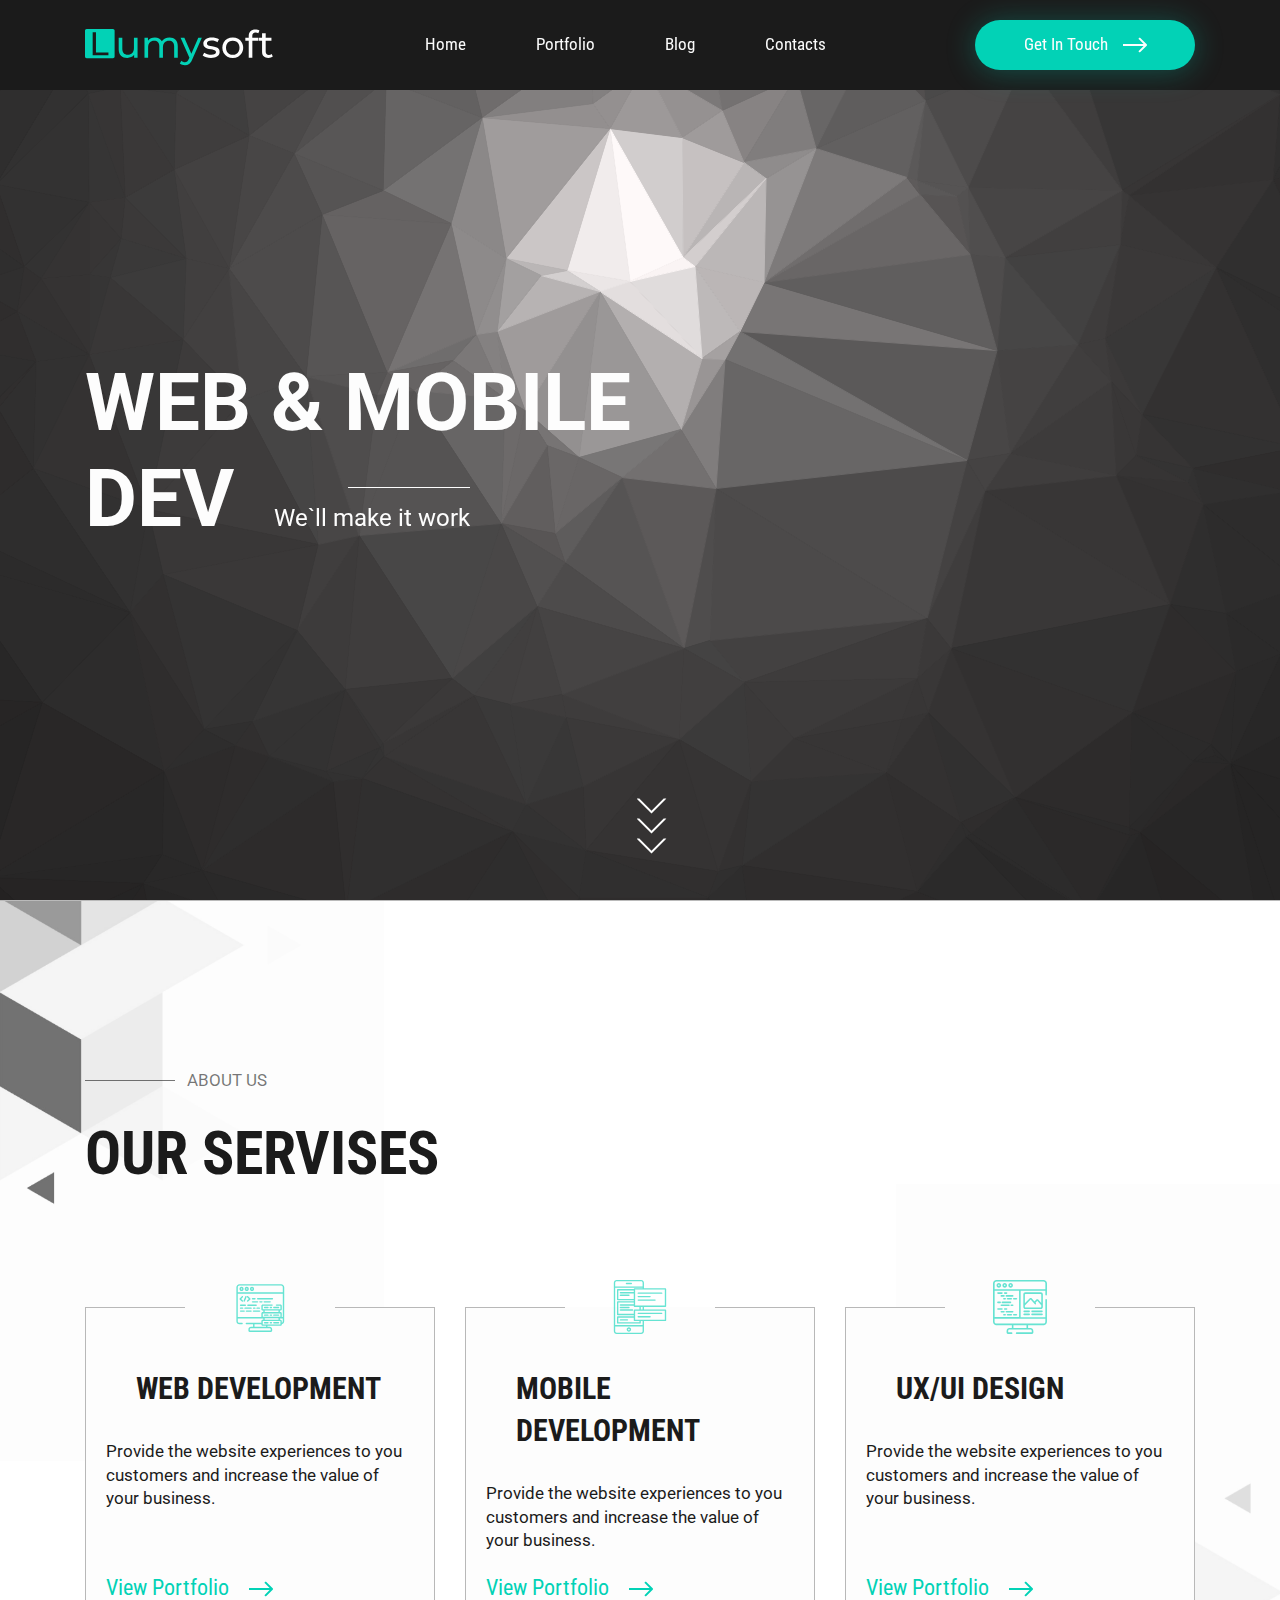
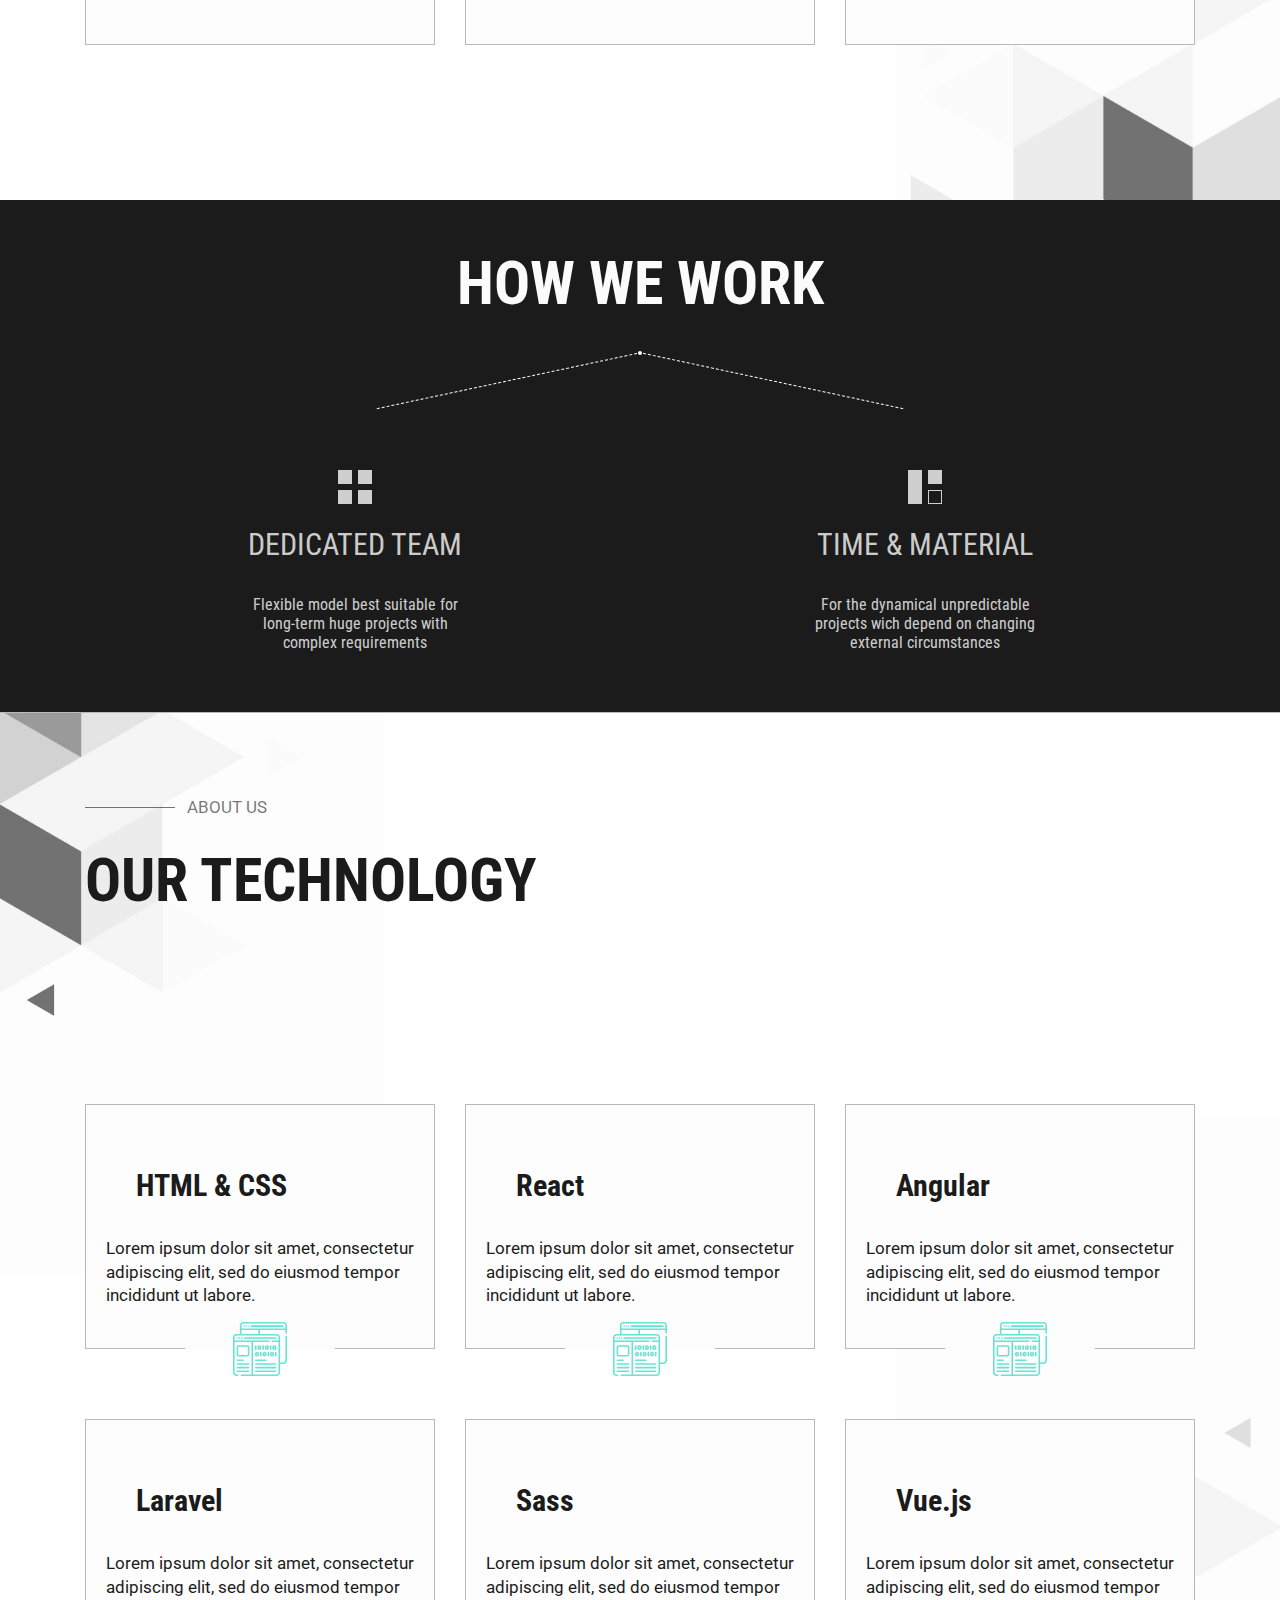
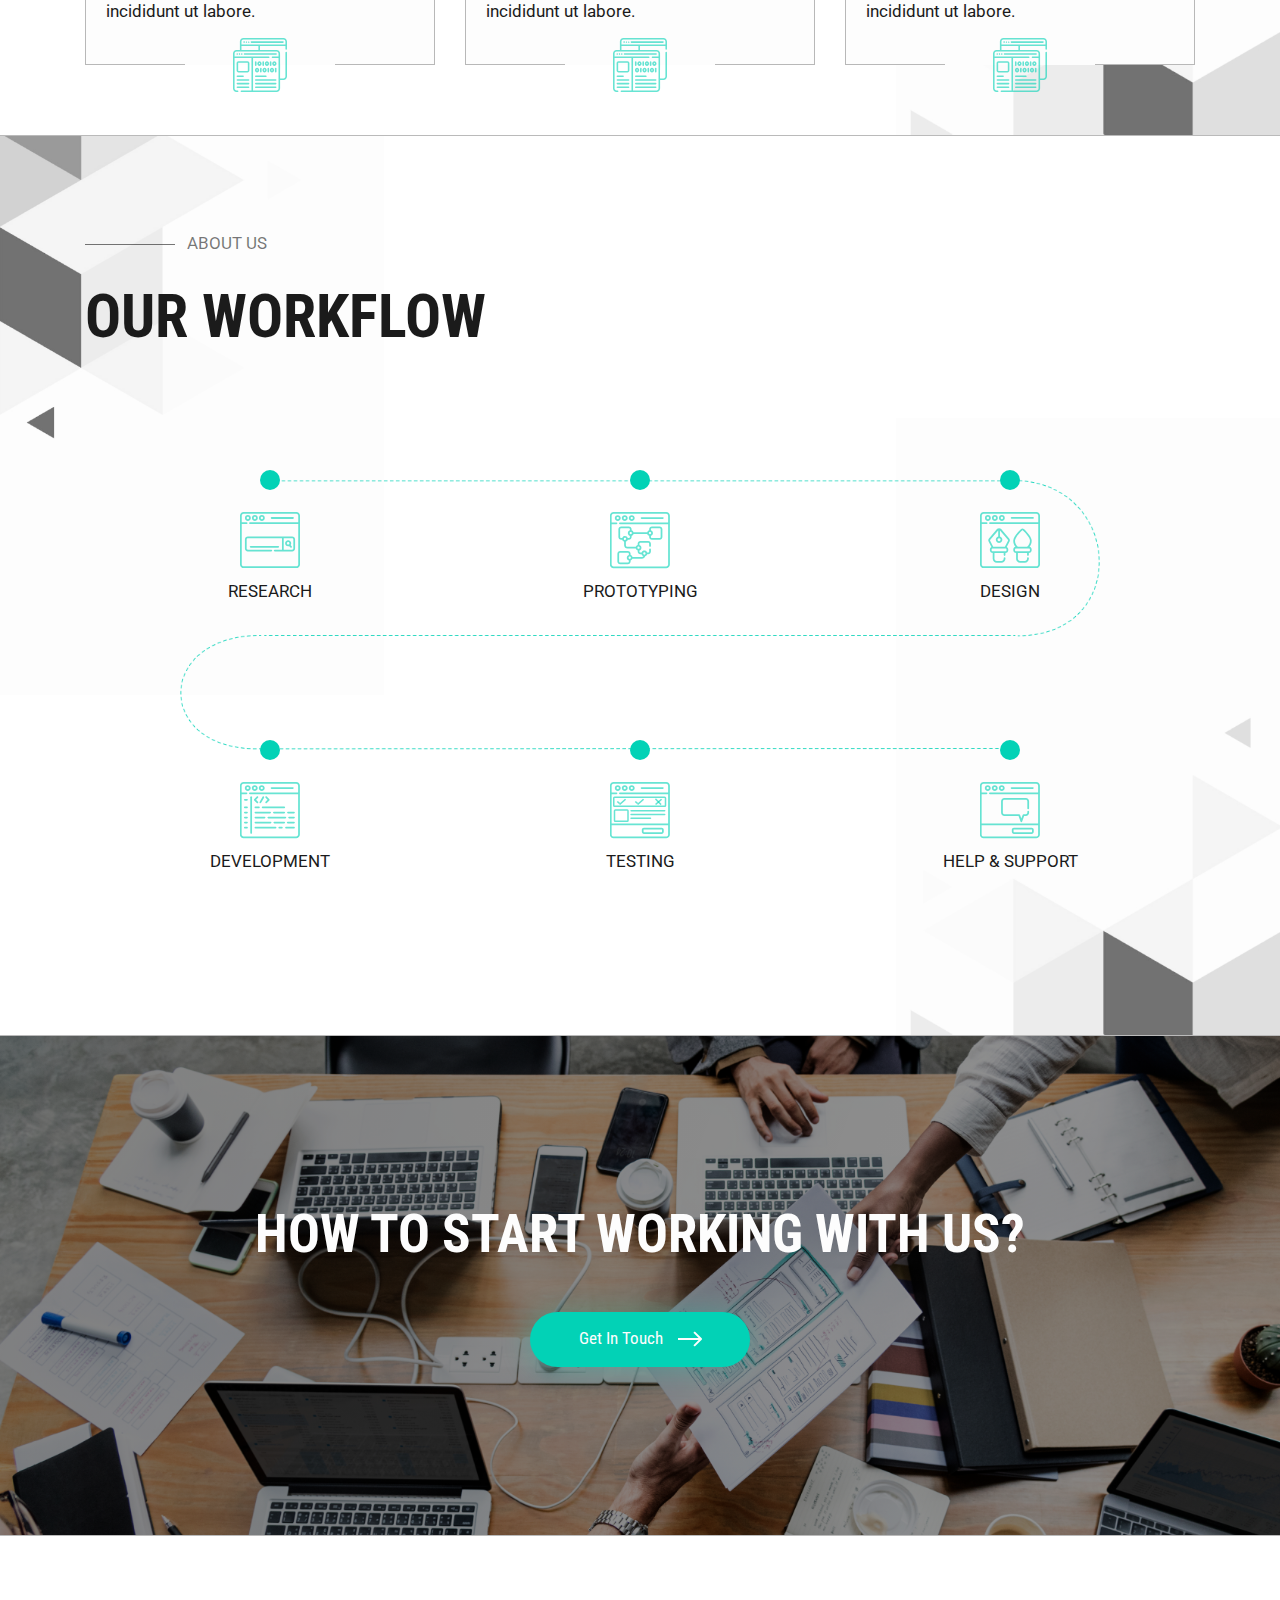
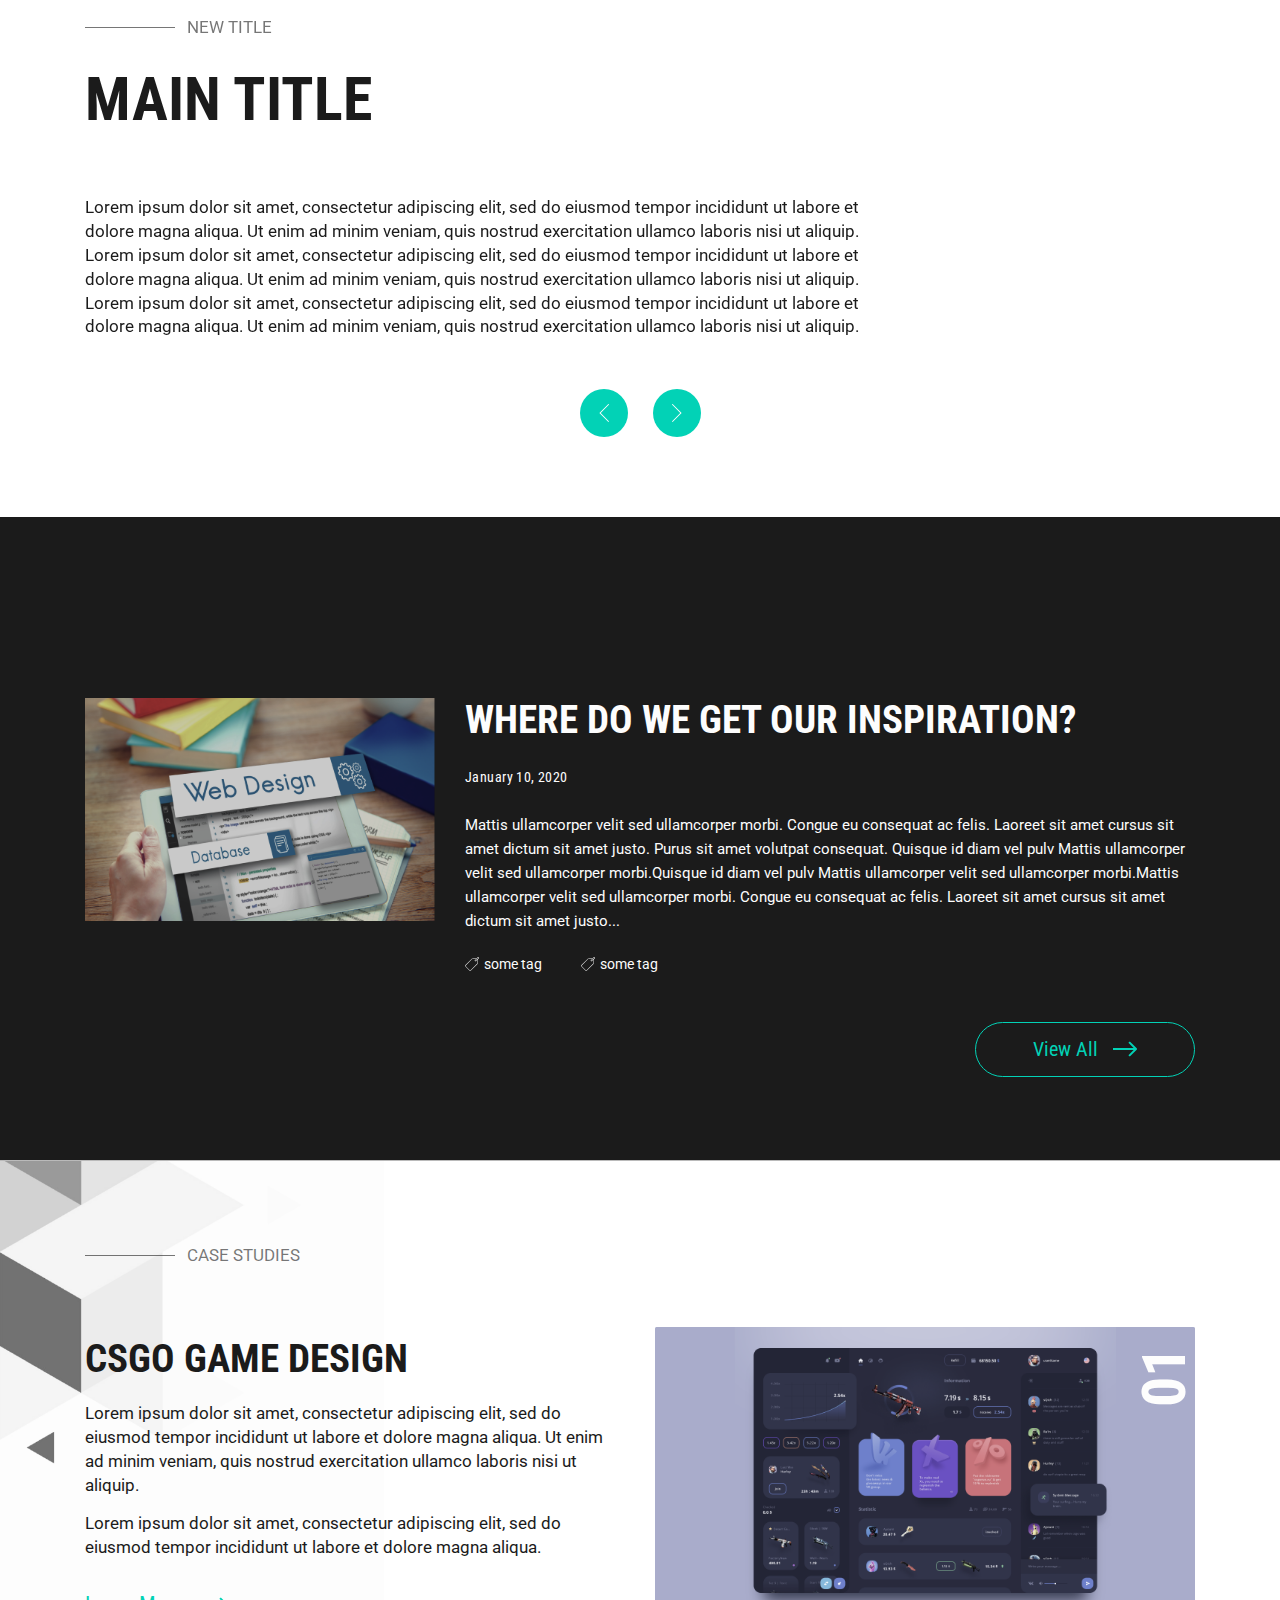
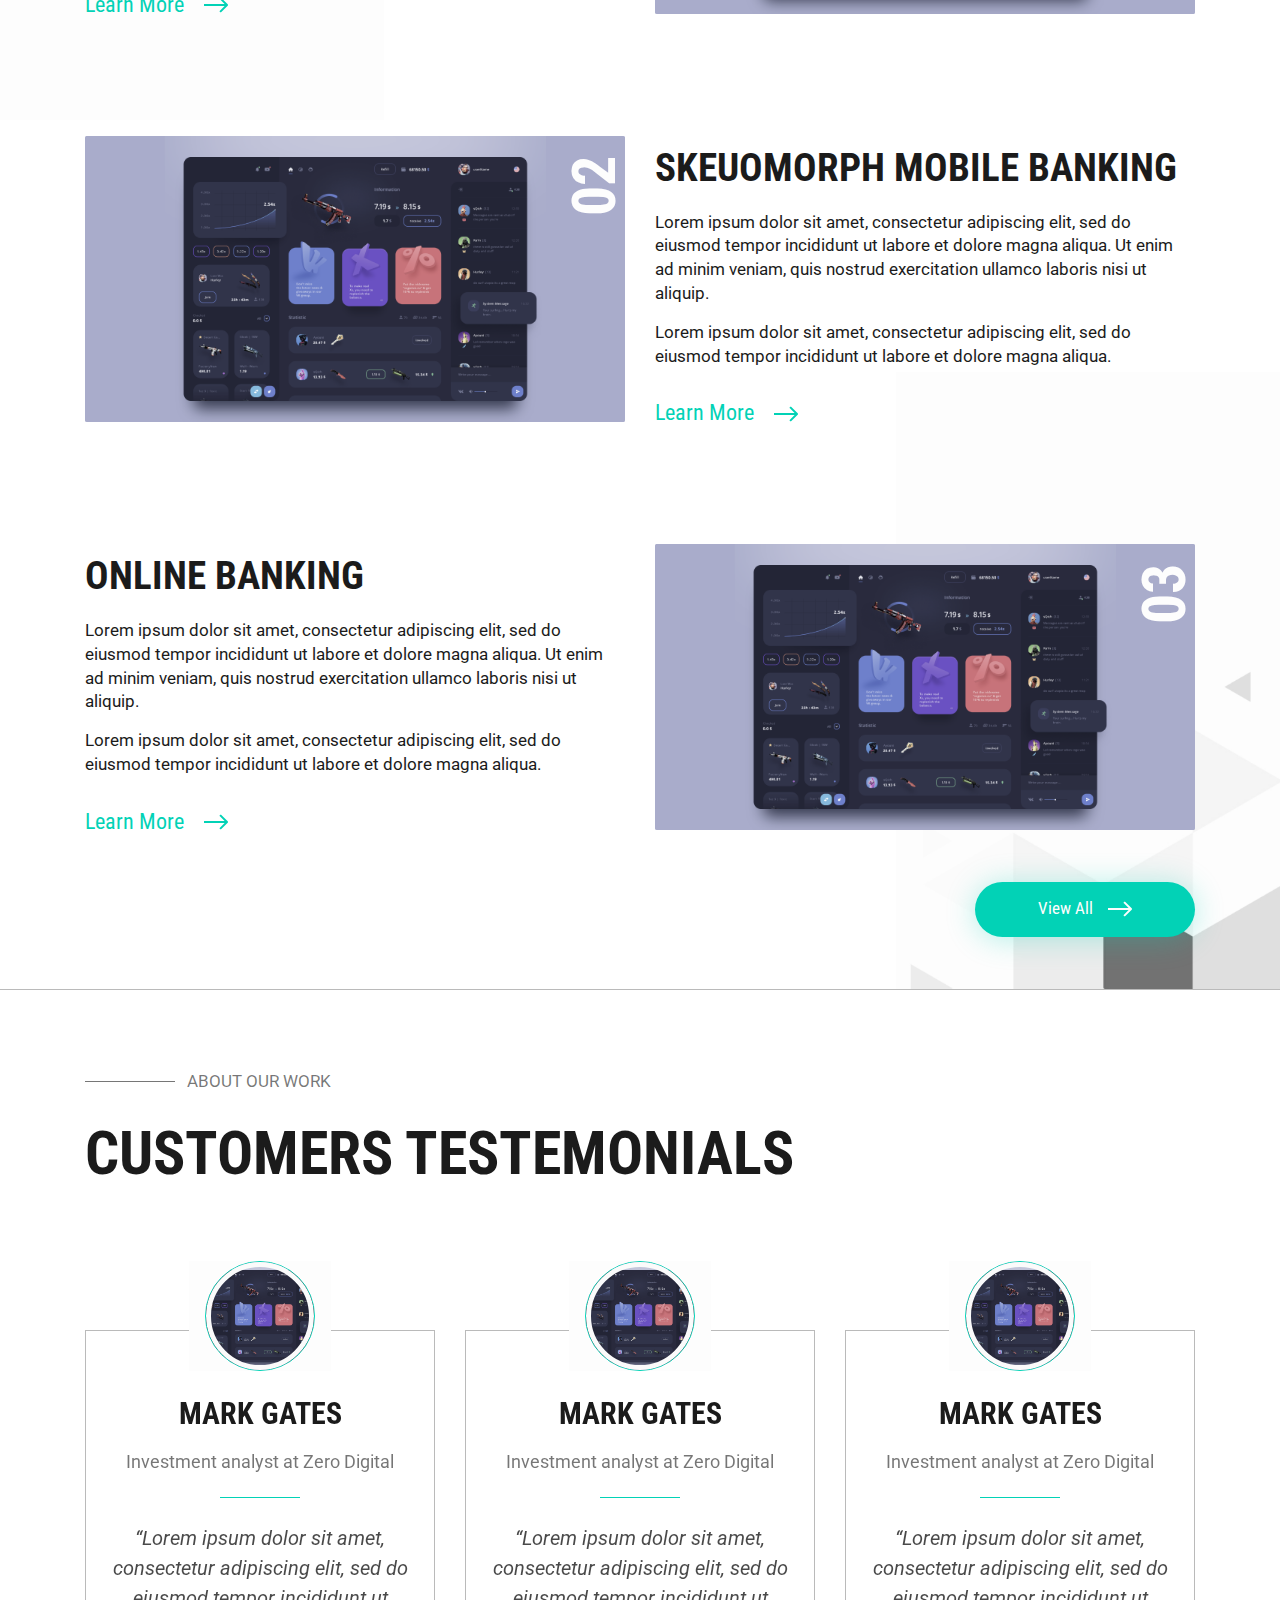
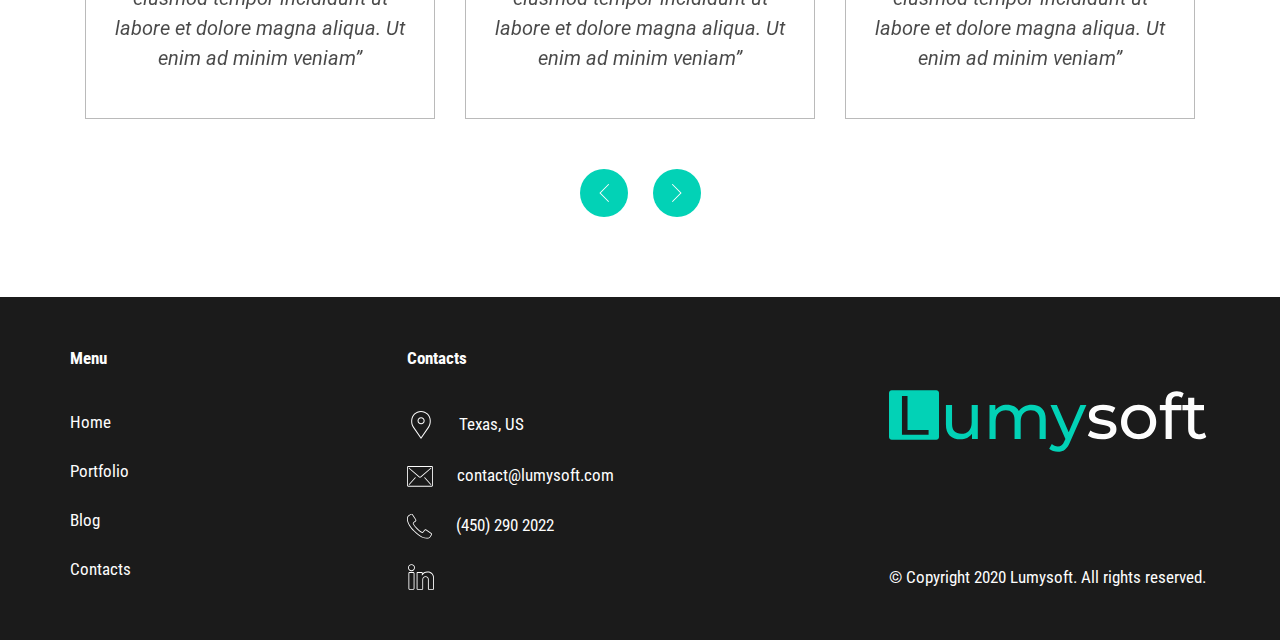
<file: index.html>
<!DOCTYPE html>
<html lang="en">

<head>
  <meta charset="UTF-8" />
  <meta name="viewport" content="width=device-width, initial-scale=1.0" />
  <meta http-equiv="X-UA-Compatible" content="ie=edge" />
  <title>Home</title>
  <link rel="stylesheet" href="css/bootstrap.min.css" />
  <link rel="stylesheet" href="css/swiper.min.css" />
  <link rel="stylesheet" type="text/css" href="css/style.css" />
</head>

<body>
  <header>
    <div class="container">
      <div class="header_row just_btwn">
        <div class="header_logo">
          <a href="">
            <svg width="190" height="43" viewBox="0 0 190 43" fill="none" xmlns="http://www.w3.org/2000/svg">
              <path
                d="M52.5667 13.6701V33.7229H49.1236V30.6961C48.3922 31.7303 47.4211 32.5375 46.2103 33.1176C45.0248 33.6725 43.7258 33.95 42.3133 33.95C39.6395 33.95 37.5334 33.2185 35.9947 31.7555C34.4561 30.2673 33.6868 28.0855 33.6868 25.21V13.6701H37.319V24.7938C37.319 26.736 37.7856 28.2116 38.7189 29.2205C39.6522 30.2042 40.989 30.6961 42.7295 30.6961C44.6465 30.6961 46.1599 30.116 47.2697 28.9557C48.3795 27.7954 48.9345 26.1558 48.9345 24.0371V13.6701H52.5667ZM84.5665 13.481C87.0891 13.481 89.0812 14.2124 90.5445 15.6754C92.0324 17.1384 92.7768 19.3076 92.7768 22.1831V33.7229H89.1446V22.5993C89.1446 20.6571 88.6905 19.1941 87.7825 18.2104C86.8999 17.2267 85.6259 16.7348 83.9611 16.7348C82.1197 16.7348 80.6567 17.3149 79.5721 18.4752C78.4874 19.6103 77.9452 21.2498 77.9452 23.3939V33.7229H74.313V22.5993C74.313 20.6571 73.8589 19.1941 72.9509 18.2104C72.068 17.2267 70.7943 16.7348 69.1295 16.7348C67.2881 16.7348 65.8251 17.3149 64.7406 18.4752C63.6559 19.6103 63.1137 21.2498 63.1137 23.3939V33.7229H59.4814V13.6701H62.9623V16.6591C63.6938 15.625 64.6522 14.843 65.8378 14.3133C67.0233 13.7584 68.3728 13.481 69.8862 13.481C71.4501 13.481 72.8374 13.7962 74.0481 14.4268C75.2589 15.0575 76.1921 15.9781 76.8479 17.1888C77.6047 16.0285 78.6514 15.1205 79.9883 14.4647C81.3504 13.8089 82.8762 13.481 84.5665 13.481ZM116.835 13.6701L107.111 35.7282C106.254 37.7713 105.245 39.2091 104.085 40.0415C102.95 40.8739 101.575 41.29 99.9606 41.29C98.9769 41.29 98.0186 41.1261 97.0851 40.7982C96.177 40.4955 95.4203 40.0415 94.8149 39.4361L96.3662 36.712C97.4001 37.6957 98.5985 38.1875 99.9606 38.1875C100.843 38.1875 101.575 37.9479 102.155 37.4687C102.76 37.0146 103.302 36.2201 103.782 35.085L104.425 33.6851L95.5717 13.6701H99.3552L106.355 29.7124L113.279 13.6701H116.835Z"
                fill="#02D2B6" />
              <path class="path_2"
                d="M125.976 33.95C124.336 33.95 122.76 33.7355 121.246 33.3068C119.733 32.8527 118.548 32.2852 117.69 31.6042L119.203 28.7287C120.086 29.3593 121.158 29.8637 122.419 30.2421C123.681 30.6204 124.954 30.8096 126.241 30.8096C129.419 30.8096 131.008 29.9016 131.008 28.0855C131.008 27.4801 130.794 27.0008 130.365 26.6477C129.936 26.2946 129.394 26.0423 128.738 25.891C128.108 25.7144 127.2 25.5252 126.014 25.3235C124.4 25.0712 123.076 24.7812 122.041 24.4533C121.032 24.1253 120.162 23.5705 119.43 22.7885C118.699 22.0065 118.333 20.9093 118.333 19.4968C118.333 17.6807 119.09 16.2304 120.603 15.1457C122.116 14.0359 124.147 13.481 126.695 13.481C128.032 13.481 129.369 13.6449 130.705 13.9728C132.043 14.3008 133.14 14.7421 133.997 15.2971L132.446 18.1726C130.806 17.1132 128.877 16.5835 126.657 16.5835C125.119 16.5835 123.946 16.8357 123.138 17.3402C122.331 17.8446 121.927 18.5131 121.927 19.3455C121.927 20.0013 122.154 20.5184 122.608 20.8967C123.062 21.2751 123.618 21.5525 124.273 21.7291C124.954 21.9057 125.9 22.1075 127.111 22.3345C128.725 22.6119 130.024 22.9146 131.008 23.2425C132.017 23.5452 132.875 24.0749 133.581 24.8316C134.287 25.5883 134.64 26.6477 134.64 28.0098C134.64 29.8259 133.859 31.2762 132.294 32.3609C130.756 33.4203 128.65 33.95 125.976 33.95ZM147.768 33.95C145.776 33.95 143.985 33.5085 142.395 32.6257C140.806 31.7429 139.558 30.5322 138.65 28.9935C137.767 27.4297 137.325 25.664 137.325 23.6965C137.325 21.7291 137.767 19.9761 138.65 18.4374C139.558 16.8736 140.806 15.6628 142.395 14.8052C143.985 13.9224 145.776 13.481 147.768 13.481C149.761 13.481 151.539 13.9224 153.103 14.8052C154.692 15.6628 155.928 16.8736 156.811 18.4374C157.719 19.9761 158.173 21.7291 158.173 23.6965C158.173 25.664 157.719 27.4297 156.811 28.9935C155.928 30.5322 154.692 31.7429 153.103 32.6257C151.539 33.5085 149.761 33.95 147.768 33.95ZM147.768 30.7718C149.055 30.7718 150.203 30.4817 151.211 29.9016C152.246 29.2962 153.053 28.4638 153.633 27.4044C154.213 26.3198 154.503 25.0839 154.503 23.6965C154.503 22.3092 154.213 21.0859 153.633 20.0265C153.053 18.9419 152.246 18.1095 151.211 17.5294C150.203 16.9492 149.055 16.6591 147.768 16.6591C146.482 16.6591 145.322 16.9492 144.287 17.5294C143.279 18.1095 142.471 18.9419 141.866 20.0265C141.286 21.0859 140.996 22.3092 140.996 23.6965C140.996 25.0839 141.286 26.3198 141.866 27.4044C142.471 28.4638 143.279 29.2962 144.287 29.9016C145.322 30.4817 146.482 30.7718 147.768 30.7718ZM170.537 8.411C168.367 8.411 167.283 9.5839 167.283 11.9297V13.6701H173.11V16.6591H167.359V33.723H163.726V16.6591H160.321V13.6701H163.726V11.8919C163.726 9.89917 164.306 8.32275 165.467 7.16243C166.627 6.00214 168.254 5.422 170.348 5.422C171.155 5.422 171.911 5.52289 172.618 5.72468C173.324 5.92647 173.929 6.21654 174.434 6.5949L173.337 9.35689C172.504 8.72627 171.571 8.411 170.537 8.411ZM187.81 32.5501C187.28 33.0041 186.624 33.3572 185.842 33.6094C185.061 33.8365 184.253 33.95 183.421 33.95C181.403 33.95 179.839 33.4077 178.729 32.323C177.619 31.2384 177.064 29.6871 177.064 27.6693V16.6591H173.659V13.6701H177.064V9.28122H180.696V13.6701H186.447V16.6591H180.696V27.5179C180.696 28.6026 180.961 29.435 181.491 30.0151C182.046 30.5952 182.828 30.8853 183.837 30.8853C184.947 30.8853 185.893 30.57 186.674 29.9394L187.81 32.5501Z"
                fill="#FDFDFD" />
              <path fill-rule="evenodd" clip-rule="evenodd"
                d="M1.64502 4.93506C0.736502 4.93506 0 5.67156 0 6.58008V32.4892C0 33.3977 0.736503 34.1342 1.64502 34.1342H27.9654C28.8739 34.1342 29.6104 33.3977 29.6104 32.4892V6.58008C29.6104 5.67156 28.8739 4.93506 27.9654 4.93506H1.64502ZM10.96 8.2251H7.66991V31.2554H23.4292V28.3931H10.96V8.2251Z"
                fill="#02D2B6" />
            </svg>
          </a>
        </div>
        <nav class="menu cond">
          <div class="menu_btn">
            <img src="./images/menuicon.svg" alt="" />
          </div>
          <ul>
            <div class="close_btn">
              <img src="./images/closeicon.svg" alt="" />
            </div>
            <li><a href="">Home</a></li>
            <li><a href="">Portfolio</a></li>
            <li><a href="">Blog</a></li>
            <li><a href="">Contacts</a></li>
            <a href="" class="main_btn" class="btn btn-primary" data-toggle="modal" data-target="#exampleModalCenter">
              <span>
                Get In Touch
              </span>
              <img src="./images/Arrow.svg" alt="" />
            </a>
          </ul>
        </nav>
        <a class="main_btn" href="" class="btn btn-primary" data-toggle="modal" data-target="#exampleModalCenter">
          <span>
            Get In Touch
          </span>
          <img src="./images/Arrow.svg" alt="" />
        </a>
      </div>
    </div>
  </header>
  <div class="modal fade contact_modal" id="exampleModalCenter" tabindex="-1" role="dialog"
    aria-labelledby="exampleModalCenterTitle" aria-hidden="true">
    <div class="modal-dialog modal-dialog-centered" role="document">
      <div class="modal-content">
        <button type="button" class="close" data-dismiss="modal" aria-label="Close">
          <img src="./images/closeiconb.svg" alt="" />
        </button>

        <div class="modal-body">
          <h3>
            Get in Touch
          </h3>
          <form action="" class="contacts_form">
            <input placeholder="Name" type="text" />
            <input placeholder="Email (Required)" type="email" required />
            <textarea name="" id="" placeholder="Message"></textarea>
            <div class="file_upload_wrap">
              <label for="file_choose" class="file_upload">
                <img src="./images/sc.svg" alt="" />
                <span>
                  Attach file
                </span>
              </label>
              <div class="fileupload fileupload-new" data-provides="fileupload">
                <!-- <label for="file_choose"></label> -->
                <span class="btn btn-primary btn-file">
                  <input id="file_choose" type="file" /></span>
                <span class="fileupload-preview"></span>
                <a href="#" class="close fileupload-exists" data-dismiss="fileupload" style="float: none"></a>
              </div>
            </div>
            <button type="submit" class="main_btn">
              <span>
                Send
              </span>

              <img src="./images/Arrow.svg" alt="" />
            </button>
          </form>
        </div>
      </div>
    </div>
  </div>
  <main class="home">
    <section id="first_view" class="first_view">
      <div class="first_view_text_wrap">
        <div class="first_view_text">
          <span class="first_view_text_lg">
            WEB & MOBILE <br />
            DEV
          </span>
          <span class="first_view_text_sm">
            We`ll make it work
          </span>
          <a href="" class="main_btn" class="btn btn-primary" data-toggle="modal" data-target="#exampleModalCenter">
            <span>
              Get In Touch
            </span>
            <img src="./images/Arrow.svg" alt="" />
          </a>
        </div>
      </div>
      <div id="container" class=" canvas_container">
        <div id="output" class=" "></div>
      </div>
      <a class="line_down_a" href="#third_view">
        <div class="line_down line_down_1"></div>
        <div class="line_down line_down_2"></div>
        <div class="line_down line_down_3"></div>

      </a>
    </section>
    <section class="third_view" id="third_view">
      <div class="third_view_bg third_view_bg_1">
        <img src="./images/bgimage1.png" alt="" />
      </div>
      <div class="third_view_bg third_view_bg_2">
        <img src="./images/bgimage2.png" alt="" />
      </div>
      <div class="container">
        <div class="section_title">
          <div class="section_title_sm">
            <div class="section_title_sm_line"></div>
            <span>ABOUT US</span>
          </div>
          <h2>
            OUR SERVISES
          </h2>
        </div>
        <div class="row">
          <div class="col-lg-4">
            <div class="aboutus_home_block">
              <div>
                <div class="aboutus_home_block_img">
                  <img src="./images/data1.svg" alt="" />
                </div>
                <p class="aboutus_home_block_title">WEB DEVELOPMENT</p>
                <p>
                  Provide the website experiences to you customers and
                  increase the value of your business.
                </p>
              </div>
              <a class="more_btn" href="">
                <span>
                  View Portfolio
                </span>
                <img src="./images/Arrowsm.svg" alt="" />
              </a>
            </div>
          </div>
          <div class="col-lg-4">
            <div class="aboutus_home_block">
              <div>
                <div class="aboutus_home_block_img">
                  <img src="./images/ap.svg" alt="" />
                </div>
                <p class="aboutus_home_block_title">MOBILE DEVELOPMENT</p>
                <p>
                  Provide the website experiences to you customers and
                  increase the value of your business.
                </p>
              </div>
              <a class="more_btn" href="">
                <span>
                  View Portfolio
                </span>
                <img src="./images/Arrowsm.svg" alt="" />
              </a>
            </div>
          </div>
          <div class="col-lg-4">
            <div class="aboutus_home_block">
              <div>
                <div class="aboutus_home_block_img">
                  <img src="./images/data2.svg" alt="" />
                </div>
                <p class="aboutus_home_block_title">UX/UI DESIGN</p>
                <p>
                  Provide the website experiences to you customers and
                  increase the value of your business.
                </p>
              </div>
              <a class="more_btn" href="">
                <span>
                  View Portfolio
                </span>
                <img src="./images/Arrowsm.svg" alt="" />
              </a>
            </div>
          </div>
        </div>
      </div>
    </section>
    <section id="second_view" class="second_view">
      <div class="container">
        <h2>
          HOW WE WORK
        </h2>
        <div class="lines">
          <div class="we_have__block_dot"></div>
          <div class="dashed_line dashed_line_1"></div>
          <div class="dashed_line dashed_line_2"></div>
        </div>
        <div class="row just_center">
          <div class="we_have__block we_have__block_1">
            <div class="we_have__block_content">
              <img src="./images/sq2.svg" alt="" />
              <p class="we_have__block_content_title">
                DEDICATED TEAM
              </p>
              <p>
                Flexible model best suitable for long-term huge projects with
                complex requirements
              </p>
            </div>
          </div>
          <div class="we_have__block we_have__block_2">
            <div class="we_have__block_content">
              <img src="./images/sq.svg" alt="" />
              <p class="we_have__block_content_title">
                TIME & MATERIAL
              </p>
              <p>
                For the dynamical unpredictable projects wich depend on
                changing external circumstances
              </p>
            </div>
          </div>
        </div>
      </div>
    </section>
    <section class="third_view  technology ">
      <div class="third_view_bg third_view_bg_1">
        <img src="./images/bgimage1.png" alt="" />
      </div>
      <div class="third_view_bg third_view_bg_2">
        <img src="./images/bgimage2.png" alt="" />
      </div>
      <div class="container">
        <div class="section_title">
          <div class="section_title_sm">
            <div class="section_title_sm_line"></div>
            <span>ABOUT US</span>
          </div>
          <h2>
            OUR TECHNOLOGY
          </h2>
        </div>
        <div class="row">
          <div class="col-lg-4 col-sm-6">
            <div class="aboutus_home_block">
              <div>
                <div class="aboutus_home_block_img">
                  <img src="./images/coding.svg" alt="" />
                </div>
                <p class="aboutus_home_block_title">HTML & CSS</p>
                <p>
                  Lorem ipsum dolor sit amet, consectetur adipiscing elit, sed
                  do eiusmod tempor incididunt ut labore.
                </p>
              </div>
            </div>
          </div>
          <div class="col-lg-4 col-sm-6">
            <div class="aboutus_home_block">
              <div>
                <div class="aboutus_home_block_img">
                  <img src="./images/coding.svg" alt="" />
                </div>
                <p class="aboutus_home_block_title">React</p>
                <p>
                  Lorem ipsum dolor sit amet, consectetur adipiscing elit, sed
                  do eiusmod tempor incididunt ut labore.
                </p>
              </div>
            </div>
          </div>
          <div class="col-lg-4 col-sm-6">
            <div class="aboutus_home_block">
              <div>
                <div class="aboutus_home_block_img">
                  <img src="./images/coding.svg" alt="" />
                </div>
                <p class="aboutus_home_block_title">Angular</p>
                <p>
                  Lorem ipsum dolor sit amet, consectetur adipiscing elit, sed
                  do eiusmod tempor incididunt ut labore.
                </p>
              </div>
            </div>
          </div>
          <div class="col-lg-4 col-sm-6">
            <div class="aboutus_home_block">
              <div>
                <div class="aboutus_home_block_img">
                  <img src="./images/coding.svg" alt="" />
                </div>
                <p class="aboutus_home_block_title">Laravel</p>
                <p>
                  Lorem ipsum dolor sit amet, consectetur adipiscing elit, sed
                  do eiusmod tempor incididunt ut labore.
                </p>
              </div>
            </div>
          </div>
          <div class="col-lg-4 col-sm-6">
            <div class="aboutus_home_block">
              <div>
                <div class="aboutus_home_block_img">
                  <img src="./images/coding.svg" alt="" />
                </div>
                <p class="aboutus_home_block_title">Sass</p>
                <p>
                  Lorem ipsum dolor sit amet, consectetur adipiscing elit, sed
                  do eiusmod tempor incididunt ut labore.
                </p>
              </div>
            </div>
          </div>
          <div class="col-lg-4 col-sm-6">
            <div class="aboutus_home_block">
              <div>
                <div class="aboutus_home_block_img">
                  <img src="./images/coding.svg" alt="" />
                </div>
                <p class="aboutus_home_block_title">Vue.js</p>
                <p>
                  Lorem ipsum dolor sit amet, consectetur adipiscing elit, sed
                  do eiusmod tempor incididunt ut labore.
                </p>
              </div>
            </div>
          </div>
        </div>
      </div>
    </section>
    <section class="third_view  workflow ">
      <div class="third_view_bg third_view_bg_1">
        <img src="./images/bgimage1.png" alt="" />
      </div>
      <div class="third_view_bg third_view_bg_2">
        <img src="./images/bgimage2.png" alt="" />
      </div>
      <div class="container">
        <div class="section_title">
          <div class="section_title_sm">
            <div class="section_title_sm_line"></div>
            <span>ABOUT US</span>
          </div>
          <h2>
            OUR WORKFLOW
          </h2>
        </div>
        <div class="row just_center">
          <div class="col-lg-10">
            <div class="workflow_block">
              <div class="row just_btwn">
                <div class="with_dot">
                  <div class="dot"></div>
                  <img src="./images/search1.svg" alt="" />
                  <p>
                    RESEARCH
                  </p>
                </div>
                <div class="with_dot">
                  <div class="dot"></div>
                  <img src="./images/uxv1.svg" alt="" />
                  <p>
                    PROTOTYPING
                  </p>
                </div>
                <div class="with_dot">
                  <div class="dot"></div>
                  <img src="./images/designv1.svg" alt="" />
                  <p>
                    DESIGN
                  </p>
                </div>
              </div>
              <div class="row just_btwn">
                <div class="with_dot">
                  <div class="dot"></div>
                  <img src="./images/codingv(1)v1.svg" alt="" />
                  <p>
                    DEVELOPMENT
                  </p>
                </div>
                <div class="with_dot">
                  <div class="dot"></div>
                  <img src="./images/chatv2.svg" alt="" />
                  <p>
                    TESTING
                  </p>
                </div>
                <div class="with_dot">
                  <div class="dot"></div>
                  <img src="./images/chat1.svg" alt="" />
                  <p>HELP & SUPPORT</p>
                </div>
              </div>
            </div>
          </div>
        </div>
      </div>
    </section>
    <section class="fourth_view">
      <div class="container">
        <p class="fourth_view_title">
          How to start working with us?
        </p>
        <a href="" class="main_btn">
          <span>
            Get In Touch
          </span>
          <img src="./images/Arrow.svg" alt="" />
        </a>
      </div>
    </section>
    <section class="fifth_view">
      <div class="container">
        <div class="row">
          <div class="col-xl-9 col-lg-10">
            <div class="swiper-container slider_1">
              <!-- Additional required wrapper -->
              <div class="swiper-wrapper">
                <!-- Slides -->
                <div class="swiper-slide">
                  <div class="section_title">
                    <div class="section_title_sm">
                      <div class="section_title_sm_line"></div>
                      <span>NEW TITLE</span>
                    </div>
                    <h2>
                      MAIN TITLE
                    </h2>
                  </div>
                  <p>
                    Lorem ipsum dolor sit amet, consectetur adipiscing elit,
                    sed do eiusmod tempor incididunt ut labore et dolore magna
                    aliqua. Ut enim ad minim veniam, quis nostrud exercitation
                    ullamco laboris nisi ut aliquip. Lorem ipsum dolor sit
                    amet, consectetur adipiscing elit, sed do eiusmod tempor
                    incididunt ut labore et dolore magna aliqua. Ut enim ad
                    minim veniam, quis nostrud exercitation ullamco laboris
                    nisi ut aliquip. Lorem ipsum dolor sit amet, consectetur
                    adipiscing elit, sed do eiusmod tempor incididunt ut
                    labore et dolore magna aliqua. Ut enim ad minim veniam,
                    quis nostrud exercitation ullamco laboris nisi ut aliquip.
                  </p>
                </div>
                <div class="swiper-slide">
                  <div class="section_title">
                    <div class="section_title_sm">
                      <div class="section_title_sm_line"></div>
                      <span>NEW TITLE </span>
                    </div>
                    <h2>
                      MAIN TITLE 2
                    </h2>
                  </div>
                  <p>
                    Lorem ipsum dolor sit amet, consectetur adipiscing elit,
                    sed do eiusmod tempor incididunt ut labore et dolore magna
                    aliqua. Ut enim ad minim veniam, quis nostrud exercitation
                    ullamco laboris nisi ut aliquip. Lorem ipsum dolor sit
                    amet, consectetur adipiscing elit, sed do eiusmod tempor
                    incididunt ut labore et dolore magna aliqua. Ut enim ad
                    minim veniam, quis nostrud exercitation ullamco laboris
                    nisi ut aliquip. Lorem ipsum dolor sit amet, consectetur
                    adipiscing elit, sed do eiusmod tempor incididunt ut
                    labore et dolore magna aliqua. Ut enim ad minim veniam,
                    quis nostrud exercitation ullamco laboris nisi ut aliquip.
                  </p>
                </div>
                <div class="swiper-slide">
                  <div class="section_title">
                    <div class="section_title_sm">
                      <div class="section_title_sm_line"></div>
                      <span>NEW TITLE</span>
                    </div>
                    <h2>
                      MAIN TITLE 3
                    </h2>
                  </div>
                  <p>
                    Lorem ipsum dolor sit amet, consectetur adipiscing elit,
                    sed do eiusmod tempor incididunt ut labore et dolore magna
                    aliqua. Ut enim ad minim veniam, quis nostrud exercitation
                    ullamco laboris nisi ut aliquip. Lorem ipsum dolor sit
                    amet, consectetur adipiscing elit, sed do eiusmod tempor
                    incididunt ut labore et dolore magna aliqua. Ut enim ad
                    minim veniam, quis nostrud exercitation ullamco laboris
                    nisi ut aliquip. Lorem ipsum dolor sit amet, consectetur
                    adipiscing elit, sed do eiusmod tempor incididunt ut
                    labore et dolore magna aliqua. Ut enim ad minim veniam,
                    quis nostrud exercitation ullamco laboris nisi ut aliquip.
                  </p>
                </div>
              </div>
              <!-- If we need navigation buttons -->
            </div>
          </div>
          <div class="col-12">
            <div class="slider_buttons">
              <div class=" swiper_button_prev slider_1_next"></div>
              <div class="swiper_button_next slider_1_next"></div>
            </div>
          </div>
        </div>
      </div>
    </section>
    <section class="sixth_view">
      <div class="container">
        <div class="row">
          <div class="col-xl-4 col-lg-5">
            <div class="img_wrap">
              <a href="">
                <img src="./images/64988.png" alt="" />
              </a>
            </div>
          </div>
          <div class="col-xl-8 col-lg-7">
            <div class="sixth_view_text">
              <h3><a href=""> Where do we get our inspiration?</a></h3>
              <div class="date">
                January 10, 2020
              </div>
              <p>
                Mattis ullamcorper velit sed ullamcorper morbi. Congue eu
                consequat ac felis. Laoreet sit amet cursus sit amet dictum
                sit amet justo. Purus sit amet volutpat consequat. Quisque id
                diam vel pulv Mattis ullamcorper velit sed ullamcorper
                morbi.Quisque id diam vel pulv Mattis ullamcorper velit sed
                ullamcorper morbi.Mattis ullamcorper velit sed ullamcorper
                morbi. Congue eu consequat ac felis. Laoreet sit amet cursus
                sit amet dictum sit amet justo...
              </p>
              <div class="tags_wrap">
                <div class="tag">
                  <img src="./images/tag1.svg" alt="" />
                  <span>
                    some tag
                  </span>
                </div>
                <div class="tag">
                  <img src="./images/tag1.svg" alt="" />
                  <span>
                    some tag
                  </span>
                </div>
              </div>
            </div>
          </div>
          <div class="col-12 sixth_view_btn_col">
            <a class="btn_2" href="">
              <span>View All </span>
              <img src="./images/Arrow2.svg" alt="" />
            </a>
          </div>
        </div>
      </div>
    </section>
    <section class="seventh_view">
      <div class="third_view_bg third_view_bg_1">
        <img src="./images/bgimage1.png" alt="" />
      </div>
      <div class="third_view_bg third_view_bg_2">
        <img src="./images/bgimage2.png" alt="" />
      </div>
      <div class="container">
        <div class="section_title">
          <div class="section_title_sm">
            <div class="section_title_sm_line"></div>
            <span>Case Studies</span>
          </div>
        </div>
        <div class="seventh_view_posts">
          <div class="row">
            <div class="col-lg-6 text_col">
              <div class="text_block">
                <h3>
                  CSGO game design
                </h3>
                <p>
                  Lorem ipsum dolor sit amet, consectetur adipiscing elit, sed
                  do eiusmod tempor incididunt ut labore et dolore magna
                  aliqua. Ut enim ad minim veniam, quis nostrud exercitation
                  ullamco laboris nisi ut aliquip.
                </p>
                <p>
                  Lorem ipsum dolor sit amet, consectetur adipiscing elit, sed
                  do eiusmod tempor incididunt ut labore et dolore magna
                  aliqua.
                </p>
                <a class="more_btn" href="">
                  <span>
                    Learn More
                  </span>
                  <img src="./images/Arrowsm.svg" alt="" />
                </a>
              </div>
            </div>
            <div class="col-lg-6 img_col">
              <div class="img_wrap number_img">
                <a href="">
                  <span>
                    01
                  </span>
                  <img src="./images/imagez.png" alt="" />
                </a>
              </div>
            </div>
          </div>
          <div class="row">
            <div class="col-lg-6 text_col">
              <div class="text_block">
                <h3>
                  Skeuomorph Mobile Banking
                </h3>
                <p>
                  Lorem ipsum dolor sit amet, consectetur adipiscing elit, sed
                  do eiusmod tempor incididunt ut labore et dolore magna
                  aliqua. Ut enim ad minim veniam, quis nostrud exercitation
                  ullamco laboris nisi ut aliquip.
                </p>
                <p>
                  Lorem ipsum dolor sit amet, consectetur adipiscing elit, sed
                  do eiusmod tempor incididunt ut labore et dolore magna
                  aliqua.
                </p>
                <a class="more_btn" href="">
                  <span>
                    Learn More
                  </span>
                  <img src="./images/Arrowsm.svg" alt="" />
                </a>
              </div>
            </div>
            <div class="col-lg-6 img_col">
              <div class="img_wrap number_img">
                <a href="">
                  <span>
                    02
                  </span>
                  <img src="./images/imagez.png" alt="" />
                </a>
              </div>
            </div>
          </div>
          <div class="row">
            <div class="col-lg-6 text_col">
              <div class="text_block">
                <h3>
                  online banking
                </h3>
                <p>
                  Lorem ipsum dolor sit amet, consectetur adipiscing elit, sed
                  do eiusmod tempor incididunt ut labore et dolore magna
                  aliqua. Ut enim ad minim veniam, quis nostrud exercitation
                  ullamco laboris nisi ut aliquip.
                </p>
                <p>
                  Lorem ipsum dolor sit amet, consectetur adipiscing elit, sed
                  do eiusmod tempor incididunt ut labore et dolore magna
                  aliqua.
                </p>
                <a class="more_btn" href="">
                  <span>
                    Learn More
                  </span>
                  <img src="./images/Arrowsm.svg" alt="" />
                </a>
              </div>
            </div>
            <div class="col-lg-6 img_col">
              <div class="img_wrap number_img">
                <a href="">
                  <span>
                    03
                  </span>
                  <img src="./images/imagez.png" alt="" />
                </a>
              </div>
            </div>
          </div>
        </div>
        <div class="sixth_view_btn_col">
          <a href="" class="main_btn">
            <span>
              View All
            </span>
            <img src="./images/Arrow.svg" alt="" />
          </a>
        </div>
      </div>
    </section>
    <section class="eight_view">
      <div class="container">
        <div class="section_title">
          <div class="section_title_sm">
            <div class="section_title_sm_line"></div>
            <span>ABOUT OUR WORK</span>
          </div>
          <h2>
            CUSTOMERS TESTEMONIALS
          </h2>
        </div>
        <div class="swiper-container slider_2">
          <!-- Additional required wrapper -->
          <div class="swiper-wrapper">
            <!-- Slides -->
            <div class="swiper-slide">
              <div class="test_block_wrap">
                <div class="test_block">
                  <div class="test_block_img_wrap">
                    <div class="test_block_img">
                      <img src="./images/imagez.png" alt="" />
                    </div>
                  </div>
                  <div class="test_block_text">
                    <p class="test_block_title">
                      Mark Gates
                    </p>
                    <p class="test_block_pos">
                      Investment analyst at Zero Digital
                    </p>
                    <div class="test_block_line"></div>
                    <p class="test_block_test">
                      “Lorem ipsum dolor sit amet, consectetur adipiscing
                      elit, sed do eiusmod tempor incididunt ut labore et
                      dolore magna aliqua. Ut enim ad minim veniam”
                    </p>
                  </div>
                </div>
              </div>
            </div>
            <div class="swiper-slide">
              <div class="test_block_wrap">
                <div class="test_block">
                  <div class="test_block_img_wrap">
                    <div class="test_block_img">
                      <img src="./images/imagez.png" alt="" />
                    </div>
                  </div>
                  <div class="test_block_text">
                    <p class="test_block_title">
                      Mark Gates
                    </p>
                    <p class="test_block_pos">
                      Investment analyst at Zero Digital
                    </p>
                    <div class="test_block_line"></div>
                    <p class="test_block_test">
                      “Lorem ipsum dolor sit amet, consectetur adipiscing
                      elit, sed do eiusmod tempor incididunt ut labore et
                      dolore magna aliqua. Ut enim ad minim veniam”
                    </p>
                  </div>
                </div>
              </div>
            </div>
            <div class="swiper-slide">
              <div class="test_block_wrap">
                <div class="test_block">
                  <div class="test_block_img_wrap">
                    <div class="test_block_img">
                      <img src="./images/imagez.png" alt="" />
                    </div>
                  </div>
                  <div class="test_block_text">
                    <p class="test_block_title">
                      Mark Gates
                    </p>
                    <p class="test_block_pos">
                      Investment analyst at Zero Digital
                    </p>
                    <div class="test_block_line"></div>
                    <p class="test_block_test">
                      “Lorem ipsum dolor sit amet, consectetur adipiscing
                      elit, sed do eiusmod tempor incididunt ut labore et
                      dolore magna aliqua. Ut enim ad minim veniam”
                    </p>
                  </div>
                </div>
              </div>
            </div>
            <div class="swiper-slide">
              <div class="test_block_wrap">
                <div class="test_block">
                  <div class="test_block_img_wrap">
                    <div class="test_block_img">
                      <img src="./images/imagez.png" alt="" />
                    </div>
                  </div>
                  <div class="test_block_text">
                    <p class="test_block_title">
                      Mark Gates
                    </p>
                    <p class="test_block_pos">
                      Investment analyst at Zero Digital
                    </p>
                    <div class="test_block_line"></div>
                    <p class="test_block_test">
                      “Lorem ipsum dolor sit amet, consectetur adipiscing
                      elit, sed do eiusmod tempor incididunt ut labore et
                      dolore magna aliqua. Ut enim ad minim veniam”
                    </p>
                  </div>
                </div>
              </div>
            </div>
          </div>
          <!-- If we need navigation buttons -->
        </div>
      </div>
      <div class="col-12">
        <div class="slider_buttons">
          <div class=" swiper_button_prev slider_2_prev"></div>
          <div class="swiper_button_next slider_2_next"></div>
        </div>
      </div>
    </section>
  </main>
  <footer>
    <div class="container">
      <div class="row just_btwn">
        <div class="footer_menu">
          <p class="footer_title">Menu</p>
          <ul class="">
            <li><a href="">Home</a></li>
            <li><a href="">Portfolio</a></li>
            <li><a href="">Blog</a></li>
            <li><a href="">Contacts</a></li>
          </ul>
        </div>
        <div class="footer_menu">
          <p class="footer_title">Contacts</p>
          <ul class="">
            <li>
              <a href=""><svg width="28" height="28" viewBox="0 0 28 28" fill="none" xmlns="http://www.w3.org/2000/svg">
                  <path
                    d="M14.0914 6.13574C12.1181 6.13574 10.512 7.74189 10.512 9.71519C10.512 11.6885 12.1181 13.2946 14.0914 13.2946C16.0647 13.2946 17.6709 11.6885 17.6709 9.71519C17.6709 7.74189 16.0647 6.13574 14.0914 6.13574ZM14.0914 12.2719C12.6816 12.2719 11.5347 11.125 11.5347 9.71519C11.5347 8.3054 12.6816 7.15844 14.0914 7.15844C15.5012 7.15844 16.6482 8.3054 16.6482 9.71519C16.6482 11.125 15.5012 12.2719 14.0914 12.2719Z"
                    fill="#FDFDFD" />
                  <path
                    d="M20.9346 2.87225C19.0825 1.02014 16.6199 0 14.0007 0C11.3811 0 8.91893 1.02014 7.06682 2.87225C3.63924 6.29932 3.21328 12.7474 6.14434 16.6542L14.0007 28L21.8453 16.67C24.7882 12.7474 24.3622 6.29932 20.9346 2.87225ZM21.0159 16.0722L14.0007 26.2031L6.97426 16.0564C4.31576 12.5117 4.69671 6.68846 7.79038 3.5953C9.4492 1.93648 11.6547 1.0227 14.0007 1.0227C16.3468 1.0227 18.5523 1.93648 20.2116 3.5953C23.3053 6.68846 23.6862 12.5117 21.0159 16.0722Z"
                    fill="#FDFDFD" />
                </svg>
                <span>Texas, US</span></a>
            </li>
            <li>
              <a href="mailto:contact@lumysoft.com ">
                <svg width="26" height="21" viewBox="0 0 26 21" fill="none" xmlns="http://www.w3.org/2000/svg">
                  <path
                    d="M24.7 0H1.3C0.582055 0 0 0.604199 0 1.34958V19.3439C0 20.0892 0.582004 20.6935 1.3 20.6935H24.7C25.4179 20.6935 26 20.0893 26 19.3439V1.34958C26 0.604252 25.418 0 24.7 0ZM25.1333 19.344C25.1333 19.5924 24.9393 19.7938 24.7 19.7938H1.3C1.06067 19.7938 0.866684 19.5924 0.866684 19.344V1.34958C0.866684 1.10112 1.06067 0.899735 1.3 0.899735H24.7C24.9393 0.899735 25.1333 1.10112 25.1333 1.34958V19.344Z"
                    fill="#FDFDFD" />
                  <path
                    d="M23.8727 1.80154C23.7581 1.79116 23.6443 1.82843 23.5563 1.90518L13.5593 10.6233C13.2368 10.9046 12.7663 10.9046 12.4438 10.6233L2.44687 1.90513C2.3283 1.80181 2.1656 1.77197 2.02011 1.8269C1.87462 1.88183 1.76839 2.0132 1.74147 2.17151C1.71456 2.32982 1.77103 2.49098 1.8896 2.5943L11.8866 11.312C12.5309 11.8752 13.4722 11.8752 14.1166 11.312L24.1136 2.59436C24.2016 2.51765 24.2567 2.40779 24.2667 2.28891C24.2767 2.17003 24.2408 2.0519 24.1668 1.96054C24.093 1.86907 23.9872 1.81193 23.8727 1.80154Z"
                    fill="#FDFDFD" />
                  <path
                    d="M8.33438 11.2501C8.18097 11.2145 8.02111 11.268 7.9165 11.3898L1.84986 18.1376C1.74007 18.2544 1.69975 18.4237 1.74454 18.58C1.78932 18.7365 1.91216 18.8554 2.06552 18.8909C2.21893 18.9265 2.37879 18.873 2.4834 18.7512L8.55005 12.0034C8.65983 11.8866 8.70016 11.7173 8.65537 11.5609C8.61058 11.4046 8.48779 11.2856 8.33438 11.2501Z"
                    fill="#FDFDFD" />
                  <path
                    d="M18.083 11.3898C17.9785 11.268 17.8185 11.2145 17.6651 11.2501C17.5117 11.2856 17.3889 11.4046 17.3441 11.5609C17.2994 11.7174 17.3397 11.8866 17.4495 12.0033L23.5161 18.7511C23.6806 18.926 23.9496 18.9326 24.1218 18.7658C24.294 18.599 24.3064 18.32 24.1497 18.1375L18.083 11.3898Z"
                    fill="#FDFDFD" />
                </svg>

                <span>
                  contact@lumysoft.com
                </span></a>
            </li>
            <li>
              <a href="tel:4502902022">
                <svg width="25" height="26" viewBox="0 0 25 26" fill="none" xmlns="http://www.w3.org/2000/svg">
                  <g clip-path="url(#clip0)">
                    <path
                      d="M24.3442 19.9806L19.2841 16.6061C18.642 16.1813 17.7812 16.3211 17.3065 16.9273L15.8325 18.8224C15.643 19.072 15.2988 19.1444 15.0248 18.9924L14.7444 18.8378C13.8149 18.3312 12.6585 17.7005 10.3284 15.3696C7.99831 13.0387 7.36632 11.8813 6.85971 10.9536L6.70597 10.6732C6.55165 10.3992 6.62273 10.0534 6.8726 9.86251L8.76646 8.389C9.37242 7.91421 9.51239 7.0537 9.08809 6.41136L5.71359 1.35127C5.27874 0.697171 4.40631 0.500813 3.73312 0.905489L1.61718 2.17654C0.952333 2.5674 0.464564 3.20041 0.256148 3.94293C-0.5058 6.71918 0.0674056 11.5106 7.12554 18.5695C12.7401 24.1837 16.9199 25.6935 19.7929 25.6935C20.454 25.6963 21.1126 25.6103 21.7509 25.4377C22.4936 25.2295 23.1267 24.7417 23.5173 24.0767L24.7896 21.962C25.1949 21.2886 24.9986 20.4157 24.3442 19.9806ZM24.0718 21.5345L22.8024 23.6505C22.5219 24.1305 22.0665 24.4834 21.5317 24.6353C18.9688 25.339 14.4911 24.7561 7.715 17.9801C0.938908 11.204 0.356133 6.7267 1.05979 4.16335C1.21191 3.62789 1.56528 3.17195 2.04587 2.89103L4.16182 1.62164C4.45391 1.44589 4.83257 1.53108 5.02126 1.81492L6.85434 4.56701L8.39288 6.87457C8.57713 7.15319 8.51659 7.52663 8.25374 7.7328L6.35944 9.20631C5.78296 9.64711 5.61834 10.4447 5.97327 11.0777L6.12369 11.351C6.65613 12.3275 7.31809 13.5423 9.73482 15.9587C12.1516 18.375 13.366 19.037 14.342 19.5694L14.6157 19.7202C15.2487 20.0751 16.0463 19.9105 16.4871 19.334L17.9607 17.4397C18.1669 17.177 18.5402 17.1165 18.8189 17.3006L23.8785 20.6751C24.1626 20.8636 24.2478 21.2425 24.0718 21.5345Z"
                      fill="#FDFDFD" />
                  </g>
                  <defs>
                    <clipPath id="clip0">
                      <rect y="0.693359" width="25" height="25" fill="white" />
                    </clipPath>
                  </defs>
                </svg>
                <span>
                  (450) 290 2022
                </span>
              </a>
            </li>
            <li>
              <a href=""><svg width="27" height="26" viewBox="0 0 27 26" fill="none" xmlns="http://www.w3.org/2000/svg">
                  <path
                    d="M4.50219 0.217285C3.54887 0.217285 2.68219 0.563969 2.03219 1.21397C1.33887 1.90729 0.992188 2.77392 0.992188 3.68392C0.992188 4.63723 1.38219 5.50392 2.03219 6.15392C2.68219 6.80392 3.59219 7.19392 4.45887 7.1506C4.45887 7.1506 4.50219 7.1506 4.54555 7.1506C5.41224 7.1506 6.23555 6.80392 6.88555 6.15392C7.53555 5.50392 7.92555 4.63723 7.92555 3.68392C7.96887 2.77392 7.57887 1.90723 6.92887 1.25723C6.27887 0.563918 5.41219 0.217285 4.50219 0.217285ZM6.27887 5.54729C5.80219 6.02397 5.15219 6.32729 4.45887 6.28397C3.80887 6.28397 3.11555 6.02397 2.63887 5.54729C2.11887 5.0706 1.85887 4.37729 1.85887 3.68397C1.85887 2.99065 2.11887 2.34065 2.63887 1.82065C3.11555 1.34397 3.76555 1.08397 4.50219 1.08397C5.15219 1.08397 5.80219 1.34397 6.27887 1.82065C6.79887 2.34065 7.05887 2.99065 7.05887 3.68397C7.05887 4.37729 6.79887 5.0706 6.27887 5.54729Z"
                    fill="white" />
                  <path
                    d="M6.19246 8.01709H2.68246C1.98915 8.01709 1.42578 8.58041 1.42578 9.31709V24.4838C1.42578 25.1771 2.03246 25.7838 2.72578 25.7838H6.19246C6.88578 25.7838 7.49246 25.1771 7.49246 24.5271V9.31709C7.49246 8.62372 6.88578 8.01709 6.19246 8.01709ZM6.62578 24.5271C6.62578 24.7438 6.40909 24.9171 6.19246 24.9171H2.72578C2.5091 24.9171 2.29246 24.7004 2.29246 24.4838V9.31709C2.29246 9.10041 2.46578 8.88377 2.68246 8.88377H6.19246C6.40914 8.88377 6.62578 9.10046 6.62578 9.31709V24.5271Z"
                    fill="white" />
                  <path
                    d="M20.9272 7.58398H20.0172C18.3272 7.58398 16.7239 8.32067 15.6839 9.49067V8.88398C15.6839 8.45067 15.2506 8.0173 14.8172 8.0173H10.4839C10.0939 8.0173 9.61719 8.36398 9.61719 8.84062V25.0039C9.61719 25.4806 10.0939 25.7839 10.4839 25.7839H15.2506C15.6406 25.7839 16.1172 25.4806 16.1172 25.0039V15.6439C16.1172 14.2139 17.1572 13.0872 18.5006 13.0872C19.1939 13.0872 19.8439 13.3473 20.3206 13.8239C20.7539 14.2139 20.9272 14.8206 20.9272 15.6006V24.9173C20.9272 25.3506 21.3606 25.784 21.7939 25.784H26.1272C26.5606 25.784 26.9939 25.3507 26.9939 24.9173V13.7373C26.9939 10.2707 24.3506 7.58398 20.9272 7.58398ZM26.1272 24.874L26.0839 24.9173H21.8372L21.7939 15.6007C21.7939 14.5607 21.5339 13.7807 20.9706 13.2174C20.3206 12.5674 19.4539 12.2207 18.5439 12.2207C16.7239 12.264 15.2939 13.7374 15.2939 15.644V24.9173H10.5272V8.88398H14.8172L14.8605 8.9273V11.6573L16.0305 10.4873L16.0738 10.444C16.9405 9.23067 18.4571 8.45067 20.0605 8.45067H20.9705C23.8738 8.45067 26.1272 10.7907 26.1272 13.7374V24.874Z"
                    fill="white" />
                </svg>
              </a>
            </li>
          </ul>
        </div>
        <div class="copy_logo">
          <a href="">
            <img src="./images/logo_lumy1.svg" alt="" />
          </a>
          <p>
            © Copyright 2020 Lumysoft. All rights reserved.
          </p>
        </div>
      </div>
    </div>
  </footer>
  <div id="controls" class="controls"></div>
  <script src="js/jquery-3.4.1.min.js"></script>
  <script src="https://stackpath.bootstrapcdn.com/bootstrap/4.3.1/js/bootstrap.min.js"
    integrity="sha384-JjSmVgyd0p3pXB1rRibZUAYoIIy6OrQ6VrjIEaFf/nJGzIxFDsf4x0xIM+B07jRM" crossorigin="anonymous">
  </script>
  <script src="js/swiper.min.js"></script>
  <script src="js/firstView.js"></script>
  <script src="js/custom.js"></script>
</body>

</html>
</file>
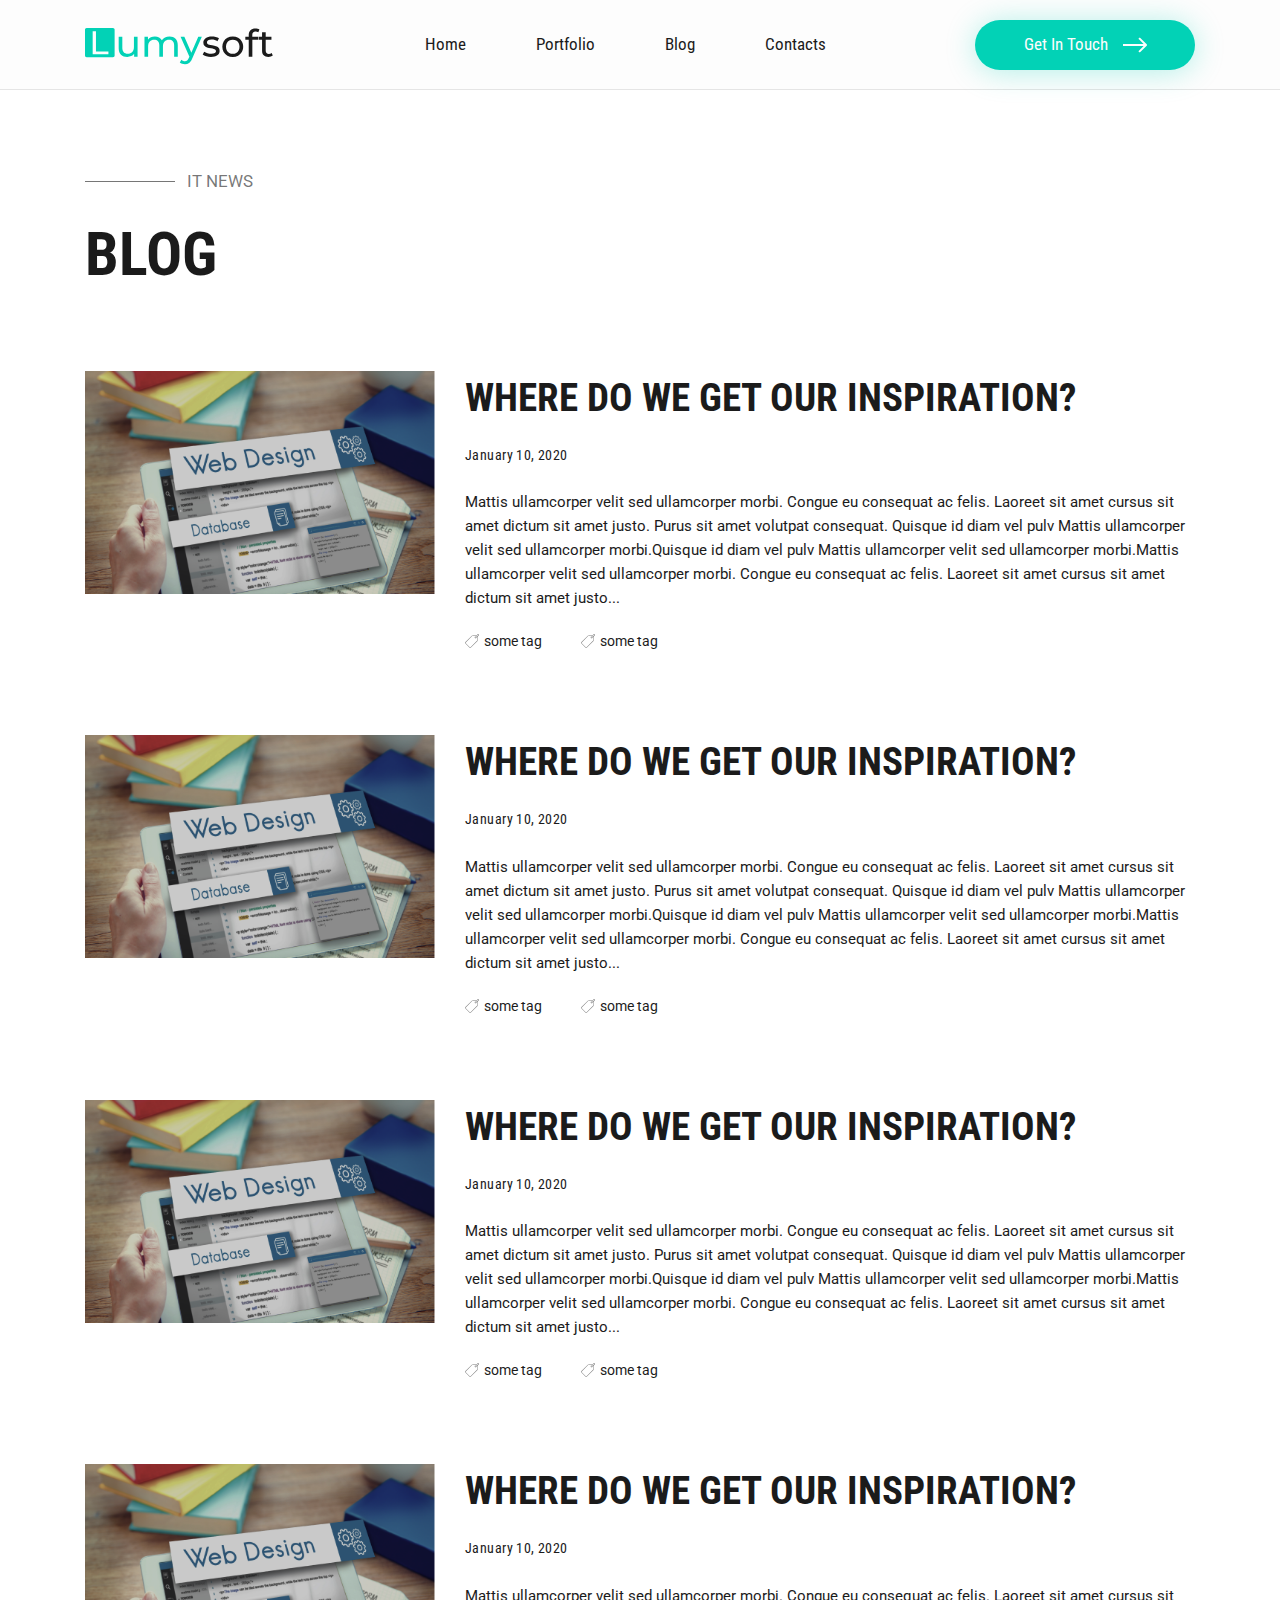
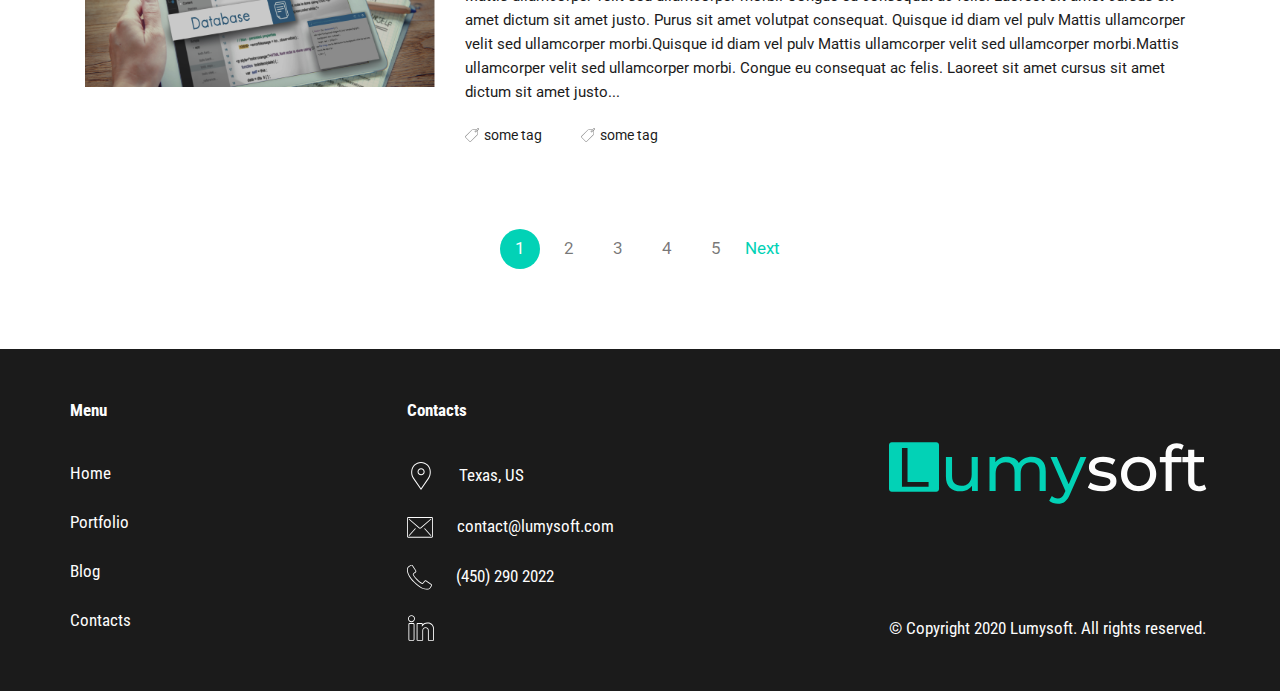
<file: blog.html>
<!DOCTYPE html>
<html lang="en">
  <head>
    <meta charset="UTF-8" />
    <meta name="viewport" content="width=device-width, initial-scale=1.0" />
    <meta http-equiv="X-UA-Compatible" content="ie=edge" />
    <title>Home</title>
    <link rel="stylesheet" href="css/bootstrap.min.css" />
    <link rel="stylesheet" href="css/swiper.min.css" />
    <link rel="stylesheet" type="text/css" href="css/style.css" />
  </head>
  <body>
    <header class="header">
      <div class="container">
        <div class="header_row just_btwn">
          <div class="header_logo">
            <a href="">
              <svg
                width="190"
                height="43"
                viewBox="0 0 190 43"
                fill="none"
                xmlns="http://www.w3.org/2000/svg"
              >
                <path
                  d="M52.5667 13.6701V33.7229H49.1236V30.6961C48.3922 31.7303 47.4211 32.5375 46.2103 33.1176C45.0248 33.6725 43.7258 33.95 42.3133 33.95C39.6395 33.95 37.5334 33.2185 35.9947 31.7555C34.4561 30.2673 33.6868 28.0855 33.6868 25.21V13.6701H37.319V24.7938C37.319 26.736 37.7856 28.2116 38.7189 29.2205C39.6522 30.2042 40.989 30.6961 42.7295 30.6961C44.6465 30.6961 46.1599 30.116 47.2697 28.9557C48.3795 27.7954 48.9345 26.1558 48.9345 24.0371V13.6701H52.5667ZM84.5665 13.481C87.0891 13.481 89.0812 14.2124 90.5445 15.6754C92.0324 17.1384 92.7768 19.3076 92.7768 22.1831V33.7229H89.1446V22.5993C89.1446 20.6571 88.6905 19.1941 87.7825 18.2104C86.8999 17.2267 85.6259 16.7348 83.9611 16.7348C82.1197 16.7348 80.6567 17.3149 79.5721 18.4752C78.4874 19.6103 77.9452 21.2498 77.9452 23.3939V33.7229H74.313V22.5993C74.313 20.6571 73.8589 19.1941 72.9509 18.2104C72.068 17.2267 70.7943 16.7348 69.1295 16.7348C67.2881 16.7348 65.8251 17.3149 64.7406 18.4752C63.6559 19.6103 63.1137 21.2498 63.1137 23.3939V33.7229H59.4814V13.6701H62.9623V16.6591C63.6938 15.625 64.6522 14.843 65.8378 14.3133C67.0233 13.7584 68.3728 13.481 69.8862 13.481C71.4501 13.481 72.8374 13.7962 74.0481 14.4268C75.2589 15.0575 76.1921 15.9781 76.8479 17.1888C77.6047 16.0285 78.6514 15.1205 79.9883 14.4647C81.3504 13.8089 82.8762 13.481 84.5665 13.481ZM116.835 13.6701L107.111 35.7282C106.254 37.7713 105.245 39.2091 104.085 40.0415C102.95 40.8739 101.575 41.29 99.9606 41.29C98.9769 41.29 98.0186 41.1261 97.0851 40.7982C96.177 40.4955 95.4203 40.0415 94.8149 39.4361L96.3662 36.712C97.4001 37.6957 98.5985 38.1875 99.9606 38.1875C100.843 38.1875 101.575 37.9479 102.155 37.4687C102.76 37.0146 103.302 36.2201 103.782 35.085L104.425 33.6851L95.5717 13.6701H99.3552L106.355 29.7124L113.279 13.6701H116.835Z"
                  fill="#02D2B6"
                />
                <path
                  class="path_2"
                  d="M125.976 33.95C124.336 33.95 122.76 33.7355 121.246 33.3068C119.733 32.8527 118.548 32.2852 117.69 31.6042L119.203 28.7287C120.086 29.3593 121.158 29.8637 122.419 30.2421C123.681 30.6204 124.954 30.8096 126.241 30.8096C129.419 30.8096 131.008 29.9016 131.008 28.0855C131.008 27.4801 130.794 27.0008 130.365 26.6477C129.936 26.2946 129.394 26.0423 128.738 25.891C128.108 25.7144 127.2 25.5252 126.014 25.3235C124.4 25.0712 123.076 24.7812 122.041 24.4533C121.032 24.1253 120.162 23.5705 119.43 22.7885C118.699 22.0065 118.333 20.9093 118.333 19.4968C118.333 17.6807 119.09 16.2304 120.603 15.1457C122.116 14.0359 124.147 13.481 126.695 13.481C128.032 13.481 129.369 13.6449 130.705 13.9728C132.043 14.3008 133.14 14.7421 133.997 15.2971L132.446 18.1726C130.806 17.1132 128.877 16.5835 126.657 16.5835C125.119 16.5835 123.946 16.8357 123.138 17.3402C122.331 17.8446 121.927 18.5131 121.927 19.3455C121.927 20.0013 122.154 20.5184 122.608 20.8967C123.062 21.2751 123.618 21.5525 124.273 21.7291C124.954 21.9057 125.9 22.1075 127.111 22.3345C128.725 22.6119 130.024 22.9146 131.008 23.2425C132.017 23.5452 132.875 24.0749 133.581 24.8316C134.287 25.5883 134.64 26.6477 134.64 28.0098C134.64 29.8259 133.859 31.2762 132.294 32.3609C130.756 33.4203 128.65 33.95 125.976 33.95ZM147.768 33.95C145.776 33.95 143.985 33.5085 142.395 32.6257C140.806 31.7429 139.558 30.5322 138.65 28.9935C137.767 27.4297 137.325 25.664 137.325 23.6965C137.325 21.7291 137.767 19.9761 138.65 18.4374C139.558 16.8736 140.806 15.6628 142.395 14.8052C143.985 13.9224 145.776 13.481 147.768 13.481C149.761 13.481 151.539 13.9224 153.103 14.8052C154.692 15.6628 155.928 16.8736 156.811 18.4374C157.719 19.9761 158.173 21.7291 158.173 23.6965C158.173 25.664 157.719 27.4297 156.811 28.9935C155.928 30.5322 154.692 31.7429 153.103 32.6257C151.539 33.5085 149.761 33.95 147.768 33.95ZM147.768 30.7718C149.055 30.7718 150.203 30.4817 151.211 29.9016C152.246 29.2962 153.053 28.4638 153.633 27.4044C154.213 26.3198 154.503 25.0839 154.503 23.6965C154.503 22.3092 154.213 21.0859 153.633 20.0265C153.053 18.9419 152.246 18.1095 151.211 17.5294C150.203 16.9492 149.055 16.6591 147.768 16.6591C146.482 16.6591 145.322 16.9492 144.287 17.5294C143.279 18.1095 142.471 18.9419 141.866 20.0265C141.286 21.0859 140.996 22.3092 140.996 23.6965C140.996 25.0839 141.286 26.3198 141.866 27.4044C142.471 28.4638 143.279 29.2962 144.287 29.9016C145.322 30.4817 146.482 30.7718 147.768 30.7718ZM170.537 8.411C168.367 8.411 167.283 9.5839 167.283 11.9297V13.6701H173.11V16.6591H167.359V33.723H163.726V16.6591H160.321V13.6701H163.726V11.8919C163.726 9.89917 164.306 8.32275 165.467 7.16243C166.627 6.00214 168.254 5.422 170.348 5.422C171.155 5.422 171.911 5.52289 172.618 5.72468C173.324 5.92647 173.929 6.21654 174.434 6.5949L173.337 9.35689C172.504 8.72627 171.571 8.411 170.537 8.411ZM187.81 32.5501C187.28 33.0041 186.624 33.3572 185.842 33.6094C185.061 33.8365 184.253 33.95 183.421 33.95C181.403 33.95 179.839 33.4077 178.729 32.323C177.619 31.2384 177.064 29.6871 177.064 27.6693V16.6591H173.659V13.6701H177.064V9.28122H180.696V13.6701H186.447V16.6591H180.696V27.5179C180.696 28.6026 180.961 29.435 181.491 30.0151C182.046 30.5952 182.828 30.8853 183.837 30.8853C184.947 30.8853 185.893 30.57 186.674 29.9394L187.81 32.5501Z"
                  fill="#FDFDFD"
                />
                <path
                  fill-rule="evenodd"
                  clip-rule="evenodd"
                  d="M1.64502 4.93506C0.736502 4.93506 0 5.67156 0 6.58008V32.4892C0 33.3977 0.736503 34.1342 1.64502 34.1342H27.9654C28.8739 34.1342 29.6104 33.3977 29.6104 32.4892V6.58008C29.6104 5.67156 28.8739 4.93506 27.9654 4.93506H1.64502ZM10.96 8.2251H7.66991V31.2554H23.4292V28.3931H10.96V8.2251Z"
                  fill="#02D2B6"
                />
              </svg>
            </a>
          </div>
          <nav class="menu cond">
            <div class="menu_btn">
              <img src="./images/menuiconb.svg" alt="" />
            </div>
            <ul>
              <div class="close_btn">
                <img src="./images/closeiconb.svg" alt="" />
              </div>
              <li><a href="">Home</a></li>
              <li><a href="">Portfolio</a></li>
              <li><a href="">Blog</a></li>
              <li><a href="">Contacts</a></li>
              <a
                href=""
                class="main_btn"
                class="btn btn-primary"
                data-toggle="modal"
                data-target="#exampleModalCenter"
              >
                <span>
                  Get In Touch
                </span>
                <img src="./images/Arrow.svg" alt="" />
              </a>
            </ul>
          </nav>
          <a
            href=""
            class="main_btn"
            type="button"
            class="btn btn-primary"
            data-toggle="modal"
            data-target="#exampleModalCenter"
          >
            <span>
              Get In Touch
            </span>
            <img src="./images/Arrow.svg" alt="" />
          </a>
        </div>
      </div>
    </header>

    <!-- Modal -->
    <div
      class="modal fade contact_modal"
      id="exampleModalCenter"
      tabindex="-1"
      role="dialog"
      aria-labelledby="exampleModalCenterTitle"
      aria-hidden="true"
    >
      <div class="modal-dialog modal-dialog-centered" role="document">
        <div class="modal-content">
          <button
            type="button"
            class="close"
            data-dismiss="modal"
            aria-label="Close"
          >
            <img src="./images/closeiconb.svg" alt="" />
          </button>

          <div class="modal-body">
            <h3>
              Get in Touch
            </h3>
            <form action="" class="contacts_form">
              <input placeholder="Name" type="text" />
              <input placeholder="Email (Required)" type="email" required />
              <textarea name="" id="" placeholder="Message"></textarea>
              <div class="file_upload_wrap">
                <label for="file_choose" class="file_upload">
                  <img src="./images/sc.svg" alt="" />
                  <span>
                    Attach file
                  </span>
                </label>
                <div
                  class="fileupload fileupload-new"
                  data-provides="fileupload"
                >
                  <!-- <label for="file_choose"></label> -->
                  <span class="btn btn-primary btn-file">
                    <input id="file_choose" type="file"
                  /></span>
                  <span class="fileupload-preview"></span>
                  <a
                    href="#"
                    class="close fileupload-exists"
                    data-dismiss="fileupload"
                    style="float: none"
                  ></a>
                </div>
              </div>
              <button type="submit" class="main_btn">
                <span>
                  Send
                </span>

                <img src="./images/Arrow.svg" alt="" />
              </button>
            </form>
          </div>
        </div>
      </div>
    </div>
    <main class="blog temp">
      <div class="container blog_content ">
        <div class="section_title">
          <div class="section_title_sm">
            <div class="section_title_sm_line"></div>
            <span>IT NEWS</span>
          </div>
          <h2>
            BLOG
          </h2>
        </div>

        <div class="row">
          <div class="col-xl-4 col-lg-5">
            <div class="img_wrap">
              <a href="">
                <img src="./images/64988.png" alt="" />
              </a>
            </div>
          </div>
          <div class="col-xl-8 col-lg-7">
            <div class="blog_post_text">
              <h3><a href="">Where do we get our inspiration?</a></h3>
              <div class="date">
                January 10, 2020
              </div>
              <p>
                Mattis ullamcorper velit sed ullamcorper morbi. Congue eu
                consequat ac felis. Laoreet sit amet cursus sit amet dictum sit
                amet justo. Purus sit amet volutpat consequat. Quisque id diam
                vel pulv Mattis ullamcorper velit sed ullamcorper morbi.Quisque
                id diam vel pulv Mattis ullamcorper velit sed ullamcorper
                morbi.Mattis ullamcorper velit sed ullamcorper morbi. Congue eu
                consequat ac felis. Laoreet sit amet cursus sit amet dictum sit
                amet justo...
              </p>
              <div class="tags_wrap">
                <div class="tag">
                  <img src="./images/tag2.svg" alt="" />
                  <span>
                    some tag
                  </span>
                </div>
                <div class="tag">
                  <img src="./images/tag2.svg" alt="" />
                  <span>
                    some tag
                  </span>
                </div>
              </div>
            </div>
          </div>
        </div>
        <div class="row">
          <div class="col-xl-4 col-lg-5">
            <div class="img_wrap">
              <a href="">
                <img src="./images/64988.png" alt="" />
              </a>
            </div>
          </div>
          <div class="col-xl-8 col-lg-7">
            <div class="blog_post_text">
              <h3><a href="">Where do we get our inspiration?</a></h3>
              <div class="date">
                January 10, 2020
              </div>
              <p>
                Mattis ullamcorper velit sed ullamcorper morbi. Congue eu
                consequat ac felis. Laoreet sit amet cursus sit amet dictum sit
                amet justo. Purus sit amet volutpat consequat. Quisque id diam
                vel pulv Mattis ullamcorper velit sed ullamcorper morbi.Quisque
                id diam vel pulv Mattis ullamcorper velit sed ullamcorper
                morbi.Mattis ullamcorper velit sed ullamcorper morbi. Congue eu
                consequat ac felis. Laoreet sit amet cursus sit amet dictum sit
                amet justo...
              </p>
              <div class="tags_wrap">
                <div class="tag">
                  <img src="./images/tag2.svg" alt="" />
                  <span>
                    some tag
                  </span>
                </div>
                <div class="tag">
                  <img src="./images/tag2.svg" alt="" />
                  <span>
                    some tag
                  </span>
                </div>
              </div>
            </div>
          </div>
        </div>
        <div class="row">
          <div class="col-xl-4 col-lg-5">
            <div class="img_wrap">
              <a href="">
                <img src="./images/64988.png" alt="" />
              </a>
            </div>
          </div>
          <div class="col-xl-8 col-lg-7">
            <div class="blog_post_text">
              <h3><a href="">Where do we get our inspiration?</a></h3>
              <div class="date">
                January 10, 2020
              </div>
              <p>
                Mattis ullamcorper velit sed ullamcorper morbi. Congue eu
                consequat ac felis. Laoreet sit amet cursus sit amet dictum sit
                amet justo. Purus sit amet volutpat consequat. Quisque id diam
                vel pulv Mattis ullamcorper velit sed ullamcorper morbi.Quisque
                id diam vel pulv Mattis ullamcorper velit sed ullamcorper
                morbi.Mattis ullamcorper velit sed ullamcorper morbi. Congue eu
                consequat ac felis. Laoreet sit amet cursus sit amet dictum sit
                amet justo...
              </p>
              <div class="tags_wrap">
                <div class="tag">
                  <img src="./images/tag2.svg" alt="" />
                  <span>
                    some tag
                  </span>
                </div>
                <div class="tag">
                  <img src="./images/tag2.svg" alt="" />
                  <span>
                    some tag
                  </span>
                </div>
              </div>
            </div>
          </div>
        </div>
        <div class="row">
          <div class="col-xl-4 col-lg-5">
            <div class="img_wrap">
              <a href="">
                <img src="./images/64988.png" alt="" />
              </a>
            </div>
          </div>
          <div class="col-xl-8 col-lg-7">
            <div class="blog_post_text">
              <h3><a href="">Where do we get our inspiration?</a></h3>
              <div class="date">
                January 10, 2020
              </div>
              <p>
                Mattis ullamcorper velit sed ullamcorper morbi. Congue eu
                consequat ac felis. Laoreet sit amet cursus sit amet dictum sit
                amet justo. Purus sit amet volutpat consequat. Quisque id diam
                vel pulv Mattis ullamcorper velit sed ullamcorper morbi.Quisque
                id diam vel pulv Mattis ullamcorper velit sed ullamcorper
                morbi.Mattis ullamcorper velit sed ullamcorper morbi. Congue eu
                consequat ac felis. Laoreet sit amet cursus sit amet dictum sit
                amet justo...
              </p>
              <div class="tags_wrap">
                <div class="tag">
                  <img src="./images/tag2.svg" alt="" />
                  <span>
                    some tag
                  </span>
                </div>
                <div class="tag">
                  <img src="./images/tag2.svg" alt="" />
                  <span>
                    some tag
                  </span>
                </div>
              </div>
            </div>
          </div>
        </div>
        <nav aria-label="Page navigation example">
          <ul class="pagination justify-content-center">
            <li class="page-item disabled btn_pag">
              <a class="page-link" href="#" tabindex="-1">Previous</a>
            </li>
            <li class="page-item active">
              <a class="page-link" href="#">1</a>
            </li>
            <li class="page-item"><a class="page-link" href="#">2</a></li>
            <li class="page-item"><a class="page-link" href="#">3</a></li>
            <li class="page-item"><a class="page-link" href="#">4</a></li>
            <li class="page-item"><a class="page-link" href="#">5</a></li>
            <li class="page-item btn_pag">
              <a class="page-link" href="#">Next</a>
            </li>
          </ul>
        </nav>
      </div>
    </main>
    <footer>
      <div class="container">
        <div class="row just_btwn">
          <div class="footer_menu">
            <p class="footer_title">Menu</p>
            <ul class="">
              <li><a href="">Home</a></li>
              <li><a href="">Portfolio</a></li>
              <li><a href="">Blog</a></li>
              <li><a href="">Contacts</a></li>
            </ul>
          </div>
          <div class="footer_menu">
            <p class="footer_title">Contacts</p>
            <ul class="">
              <li>
                <a href=""
                  ><svg
                    width="28"
                    height="28"
                    viewBox="0 0 28 28"
                    fill="none"
                    xmlns="http://www.w3.org/2000/svg"
                  >
                    <path
                      d="M14.0914 6.13574C12.1181 6.13574 10.512 7.74189 10.512 9.71519C10.512 11.6885 12.1181 13.2946 14.0914 13.2946C16.0647 13.2946 17.6709 11.6885 17.6709 9.71519C17.6709 7.74189 16.0647 6.13574 14.0914 6.13574ZM14.0914 12.2719C12.6816 12.2719 11.5347 11.125 11.5347 9.71519C11.5347 8.3054 12.6816 7.15844 14.0914 7.15844C15.5012 7.15844 16.6482 8.3054 16.6482 9.71519C16.6482 11.125 15.5012 12.2719 14.0914 12.2719Z"
                      fill="#FDFDFD"
                    />
                    <path
                      d="M20.9346 2.87225C19.0825 1.02014 16.6199 0 14.0007 0C11.3811 0 8.91893 1.02014 7.06682 2.87225C3.63924 6.29932 3.21328 12.7474 6.14434 16.6542L14.0007 28L21.8453 16.67C24.7882 12.7474 24.3622 6.29932 20.9346 2.87225ZM21.0159 16.0722L14.0007 26.2031L6.97426 16.0564C4.31576 12.5117 4.69671 6.68846 7.79038 3.5953C9.4492 1.93648 11.6547 1.0227 14.0007 1.0227C16.3468 1.0227 18.5523 1.93648 20.2116 3.5953C23.3053 6.68846 23.6862 12.5117 21.0159 16.0722Z"
                      fill="#FDFDFD"
                    />
                  </svg>
                  <span>Texas, US</span></a
                >
              </li>
              <li>
                <a href="mailto:contact@lumysoft.com ">
                  <svg
                    width="26"
                    height="21"
                    viewBox="0 0 26 21"
                    fill="none"
                    xmlns="http://www.w3.org/2000/svg"
                  >
                    <path
                      d="M24.7 0H1.3C0.582055 0 0 0.604199 0 1.34958V19.3439C0 20.0892 0.582004 20.6935 1.3 20.6935H24.7C25.4179 20.6935 26 20.0893 26 19.3439V1.34958C26 0.604252 25.418 0 24.7 0ZM25.1333 19.344C25.1333 19.5924 24.9393 19.7938 24.7 19.7938H1.3C1.06067 19.7938 0.866684 19.5924 0.866684 19.344V1.34958C0.866684 1.10112 1.06067 0.899735 1.3 0.899735H24.7C24.9393 0.899735 25.1333 1.10112 25.1333 1.34958V19.344Z"
                      fill="#FDFDFD"
                    />
                    <path
                      d="M23.8727 1.80154C23.7581 1.79116 23.6443 1.82843 23.5563 1.90518L13.5593 10.6233C13.2368 10.9046 12.7663 10.9046 12.4438 10.6233L2.44687 1.90513C2.3283 1.80181 2.1656 1.77197 2.02011 1.8269C1.87462 1.88183 1.76839 2.0132 1.74147 2.17151C1.71456 2.32982 1.77103 2.49098 1.8896 2.5943L11.8866 11.312C12.5309 11.8752 13.4722 11.8752 14.1166 11.312L24.1136 2.59436C24.2016 2.51765 24.2567 2.40779 24.2667 2.28891C24.2767 2.17003 24.2408 2.0519 24.1668 1.96054C24.093 1.86907 23.9872 1.81193 23.8727 1.80154Z"
                      fill="#FDFDFD"
                    />
                    <path
                      d="M8.33438 11.2501C8.18097 11.2145 8.02111 11.268 7.9165 11.3898L1.84986 18.1376C1.74007 18.2544 1.69975 18.4237 1.74454 18.58C1.78932 18.7365 1.91216 18.8554 2.06552 18.8909C2.21893 18.9265 2.37879 18.873 2.4834 18.7512L8.55005 12.0034C8.65983 11.8866 8.70016 11.7173 8.65537 11.5609C8.61058 11.4046 8.48779 11.2856 8.33438 11.2501Z"
                      fill="#FDFDFD"
                    />
                    <path
                      d="M18.083 11.3898C17.9785 11.268 17.8185 11.2145 17.6651 11.2501C17.5117 11.2856 17.3889 11.4046 17.3441 11.5609C17.2994 11.7174 17.3397 11.8866 17.4495 12.0033L23.5161 18.7511C23.6806 18.926 23.9496 18.9326 24.1218 18.7658C24.294 18.599 24.3064 18.32 24.1497 18.1375L18.083 11.3898Z"
                      fill="#FDFDFD"
                    />
                  </svg>

                  <span>
                    contact@lumysoft.com
                  </span></a
                >
              </li>
              <li>
                <a href="tel:4502902022">
                  <svg
                    width="25"
                    height="26"
                    viewBox="0 0 25 26"
                    fill="none"
                    xmlns="http://www.w3.org/2000/svg"
                  >
                    <g clip-path="url(#clip0)">
                      <path
                        d="M24.3442 19.9806L19.2841 16.6061C18.642 16.1813 17.7812 16.3211 17.3065 16.9273L15.8325 18.8224C15.643 19.072 15.2988 19.1444 15.0248 18.9924L14.7444 18.8378C13.8149 18.3312 12.6585 17.7005 10.3284 15.3696C7.99831 13.0387 7.36632 11.8813 6.85971 10.9536L6.70597 10.6732C6.55165 10.3992 6.62273 10.0534 6.8726 9.86251L8.76646 8.389C9.37242 7.91421 9.51239 7.0537 9.08809 6.41136L5.71359 1.35127C5.27874 0.697171 4.40631 0.500813 3.73312 0.905489L1.61718 2.17654C0.952333 2.5674 0.464564 3.20041 0.256148 3.94293C-0.5058 6.71918 0.0674056 11.5106 7.12554 18.5695C12.7401 24.1837 16.9199 25.6935 19.7929 25.6935C20.454 25.6963 21.1126 25.6103 21.7509 25.4377C22.4936 25.2295 23.1267 24.7417 23.5173 24.0767L24.7896 21.962C25.1949 21.2886 24.9986 20.4157 24.3442 19.9806ZM24.0718 21.5345L22.8024 23.6505C22.5219 24.1305 22.0665 24.4834 21.5317 24.6353C18.9688 25.339 14.4911 24.7561 7.715 17.9801C0.938908 11.204 0.356133 6.7267 1.05979 4.16335C1.21191 3.62789 1.56528 3.17195 2.04587 2.89103L4.16182 1.62164C4.45391 1.44589 4.83257 1.53108 5.02126 1.81492L6.85434 4.56701L8.39288 6.87457C8.57713 7.15319 8.51659 7.52663 8.25374 7.7328L6.35944 9.20631C5.78296 9.64711 5.61834 10.4447 5.97327 11.0777L6.12369 11.351C6.65613 12.3275 7.31809 13.5423 9.73482 15.9587C12.1516 18.375 13.366 19.037 14.342 19.5694L14.6157 19.7202C15.2487 20.0751 16.0463 19.9105 16.4871 19.334L17.9607 17.4397C18.1669 17.177 18.5402 17.1165 18.8189 17.3006L23.8785 20.6751C24.1626 20.8636 24.2478 21.2425 24.0718 21.5345Z"
                        fill="#FDFDFD"
                      />
                    </g>
                    <defs>
                      <clipPath id="clip0">
                        <rect
                          y="0.693359"
                          width="25"
                          height="25"
                          fill="white"
                        />
                      </clipPath>
                    </defs>
                  </svg>
                  <span>
                    (450) 290 2022
                  </span>
                </a>
              </li>
              <li>
                <a href=""
                  ><svg
                    width="27"
                    height="26"
                    viewBox="0 0 27 26"
                    fill="none"
                    xmlns="http://www.w3.org/2000/svg"
                  >
                    <path
                      d="M4.50219 0.217285C3.54887 0.217285 2.68219 0.563969 2.03219 1.21397C1.33887 1.90729 0.992188 2.77392 0.992188 3.68392C0.992188 4.63723 1.38219 5.50392 2.03219 6.15392C2.68219 6.80392 3.59219 7.19392 4.45887 7.1506C4.45887 7.1506 4.50219 7.1506 4.54555 7.1506C5.41224 7.1506 6.23555 6.80392 6.88555 6.15392C7.53555 5.50392 7.92555 4.63723 7.92555 3.68392C7.96887 2.77392 7.57887 1.90723 6.92887 1.25723C6.27887 0.563918 5.41219 0.217285 4.50219 0.217285ZM6.27887 5.54729C5.80219 6.02397 5.15219 6.32729 4.45887 6.28397C3.80887 6.28397 3.11555 6.02397 2.63887 5.54729C2.11887 5.0706 1.85887 4.37729 1.85887 3.68397C1.85887 2.99065 2.11887 2.34065 2.63887 1.82065C3.11555 1.34397 3.76555 1.08397 4.50219 1.08397C5.15219 1.08397 5.80219 1.34397 6.27887 1.82065C6.79887 2.34065 7.05887 2.99065 7.05887 3.68397C7.05887 4.37729 6.79887 5.0706 6.27887 5.54729Z"
                      fill="white"
                    />
                    <path
                      d="M6.19246 8.01709H2.68246C1.98915 8.01709 1.42578 8.58041 1.42578 9.31709V24.4838C1.42578 25.1771 2.03246 25.7838 2.72578 25.7838H6.19246C6.88578 25.7838 7.49246 25.1771 7.49246 24.5271V9.31709C7.49246 8.62372 6.88578 8.01709 6.19246 8.01709ZM6.62578 24.5271C6.62578 24.7438 6.40909 24.9171 6.19246 24.9171H2.72578C2.5091 24.9171 2.29246 24.7004 2.29246 24.4838V9.31709C2.29246 9.10041 2.46578 8.88377 2.68246 8.88377H6.19246C6.40914 8.88377 6.62578 9.10046 6.62578 9.31709V24.5271Z"
                      fill="white"
                    />
                    <path
                      d="M20.9272 7.58398H20.0172C18.3272 7.58398 16.7239 8.32067 15.6839 9.49067V8.88398C15.6839 8.45067 15.2506 8.0173 14.8172 8.0173H10.4839C10.0939 8.0173 9.61719 8.36398 9.61719 8.84062V25.0039C9.61719 25.4806 10.0939 25.7839 10.4839 25.7839H15.2506C15.6406 25.7839 16.1172 25.4806 16.1172 25.0039V15.6439C16.1172 14.2139 17.1572 13.0872 18.5006 13.0872C19.1939 13.0872 19.8439 13.3473 20.3206 13.8239C20.7539 14.2139 20.9272 14.8206 20.9272 15.6006V24.9173C20.9272 25.3506 21.3606 25.784 21.7939 25.784H26.1272C26.5606 25.784 26.9939 25.3507 26.9939 24.9173V13.7373C26.9939 10.2707 24.3506 7.58398 20.9272 7.58398ZM26.1272 24.874L26.0839 24.9173H21.8372L21.7939 15.6007C21.7939 14.5607 21.5339 13.7807 20.9706 13.2174C20.3206 12.5674 19.4539 12.2207 18.5439 12.2207C16.7239 12.264 15.2939 13.7374 15.2939 15.644V24.9173H10.5272V8.88398H14.8172L14.8605 8.9273V11.6573L16.0305 10.4873L16.0738 10.444C16.9405 9.23067 18.4571 8.45067 20.0605 8.45067H20.9705C23.8738 8.45067 26.1272 10.7907 26.1272 13.7374V24.874Z"
                      fill="white"
                    />
                  </svg>
                </a>
              </li>
            </ul>
          </div>
          <div class="copy_logo">
            <a href="">
              <img src="./images/logo_lumy1.svg" alt="" />
            </a>
            <p>
              © Copyright 2020 Lumysoft. All rights reserved.
            </p>
          </div>
        </div>
      </div>
    </footer>
    <div id="controls" class="controls"></div>
    <script src="js/jquery-3.4.1.min.js"></script>
    <script
      src="https://stackpath.bootstrapcdn.com/bootstrap/4.3.1/js/bootstrap.min.js"
      integrity="sha384-JjSmVgyd0p3pXB1rRibZUAYoIIy6OrQ6VrjIEaFf/nJGzIxFDsf4x0xIM+B07jRM"
      crossorigin="anonymous"
    ></script>
    <script src="js/swiper.min.js"></script>
    <script src="js/custom.js"></script>
  </body>
</html>
</file>
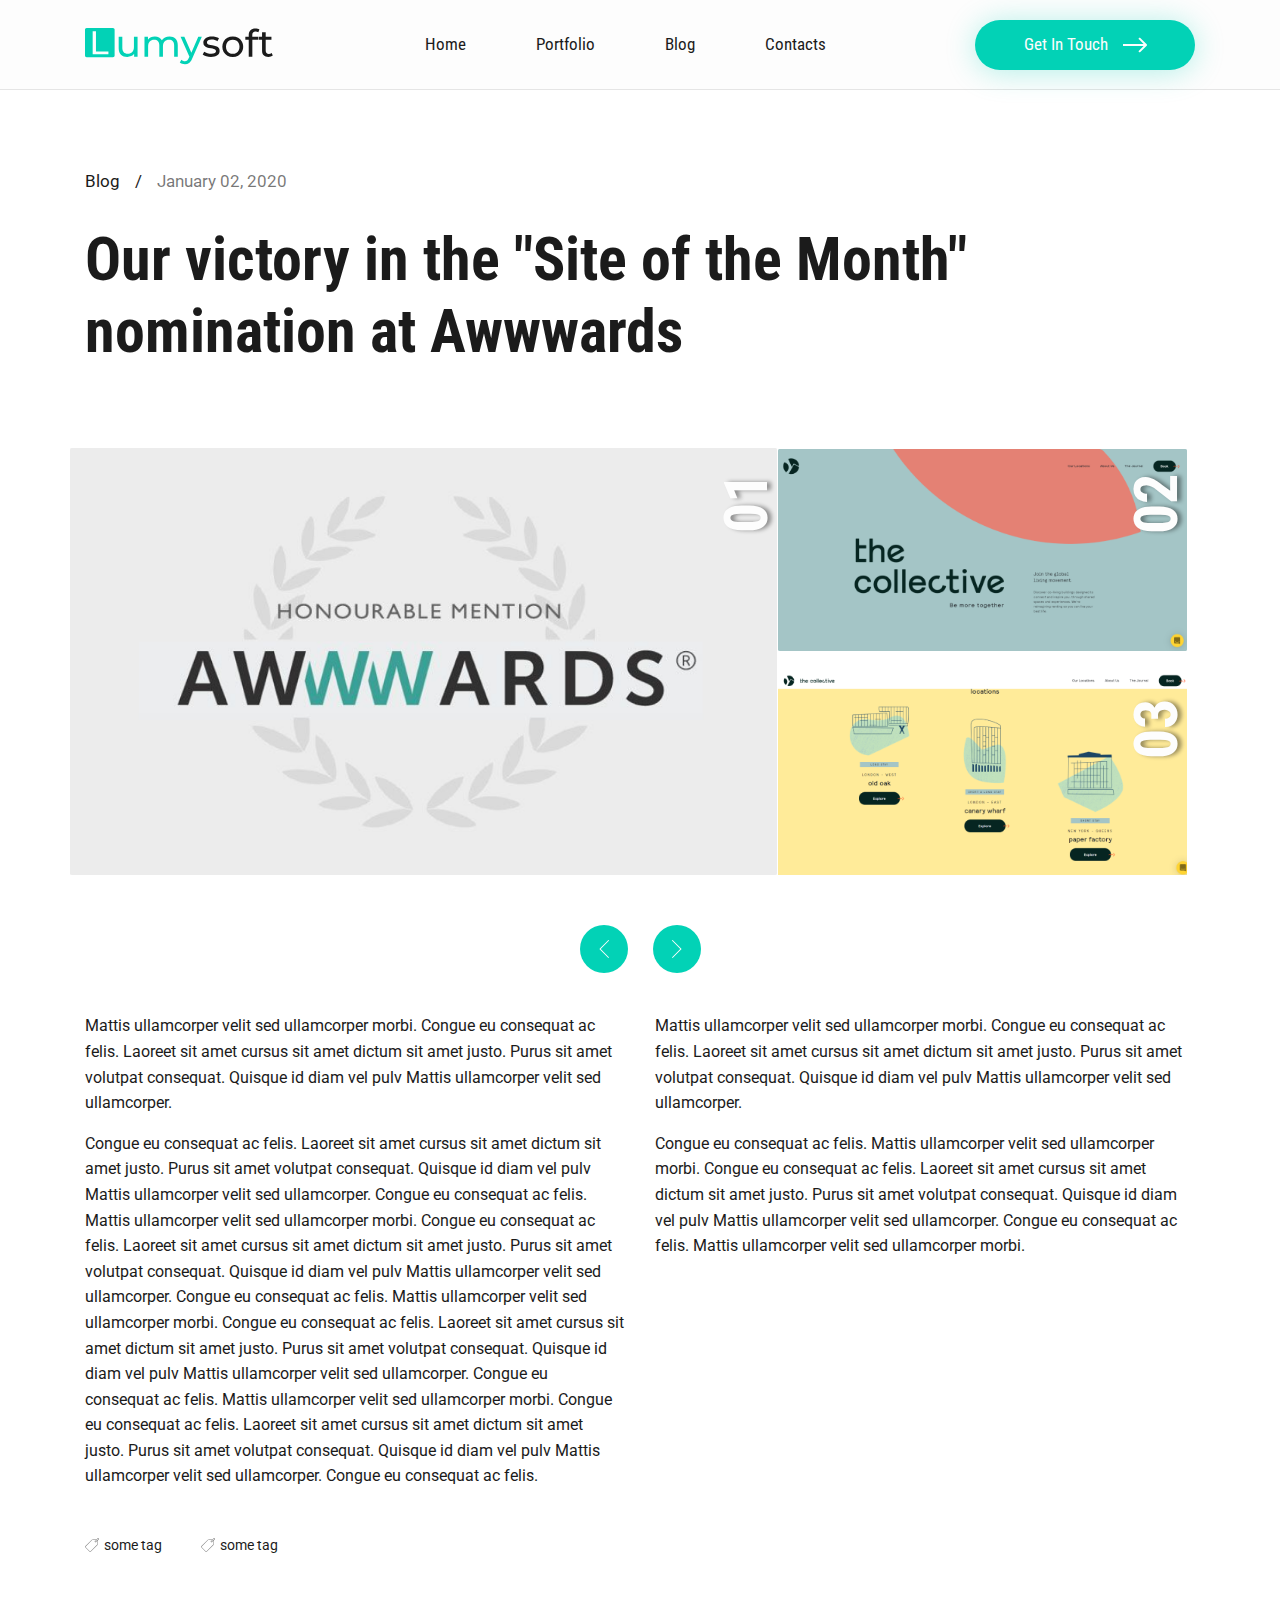
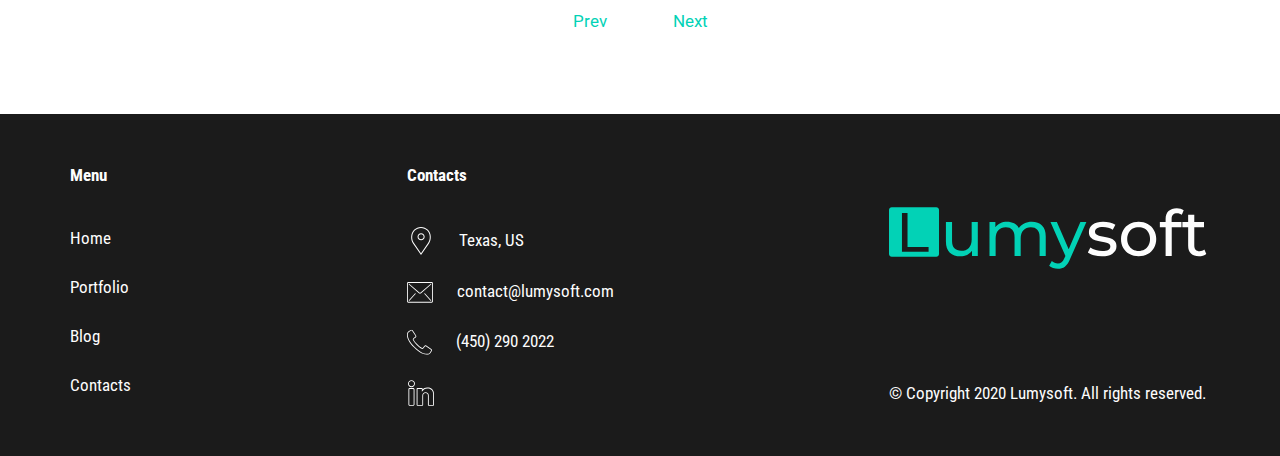
<file: blog_open.html>
<!DOCTYPE html>
<html lang="en">
  <head>
    <meta charset="UTF-8" />
    <meta name="viewport" content="width=device-width, initial-scale=1.0" />
    <meta http-equiv="X-UA-Compatible" content="ie=edge" />
    <title>Home</title>
    <link rel="stylesheet" href="css/bootstrap.min.css" />
    <link rel="stylesheet" href="css/swiper.min.css" />
    <link rel="stylesheet" href="css/slick.css" />
    <link rel="stylesheet" type="text/css" href="css/style.css" />
  </head>
  <body>
    <header class="header">
      <div class="container">
        <div class="header_row just_btwn">
          <div class="header_logo">
            <a href="">
              <svg
                width="190"
                height="43"
                viewBox="0 0 190 43"
                fill="none"
                xmlns="http://www.w3.org/2000/svg"
              >
                <path
                  d="M52.5667 13.6701V33.7229H49.1236V30.6961C48.3922 31.7303 47.4211 32.5375 46.2103 33.1176C45.0248 33.6725 43.7258 33.95 42.3133 33.95C39.6395 33.95 37.5334 33.2185 35.9947 31.7555C34.4561 30.2673 33.6868 28.0855 33.6868 25.21V13.6701H37.319V24.7938C37.319 26.736 37.7856 28.2116 38.7189 29.2205C39.6522 30.2042 40.989 30.6961 42.7295 30.6961C44.6465 30.6961 46.1599 30.116 47.2697 28.9557C48.3795 27.7954 48.9345 26.1558 48.9345 24.0371V13.6701H52.5667ZM84.5665 13.481C87.0891 13.481 89.0812 14.2124 90.5445 15.6754C92.0324 17.1384 92.7768 19.3076 92.7768 22.1831V33.7229H89.1446V22.5993C89.1446 20.6571 88.6905 19.1941 87.7825 18.2104C86.8999 17.2267 85.6259 16.7348 83.9611 16.7348C82.1197 16.7348 80.6567 17.3149 79.5721 18.4752C78.4874 19.6103 77.9452 21.2498 77.9452 23.3939V33.7229H74.313V22.5993C74.313 20.6571 73.8589 19.1941 72.9509 18.2104C72.068 17.2267 70.7943 16.7348 69.1295 16.7348C67.2881 16.7348 65.8251 17.3149 64.7406 18.4752C63.6559 19.6103 63.1137 21.2498 63.1137 23.3939V33.7229H59.4814V13.6701H62.9623V16.6591C63.6938 15.625 64.6522 14.843 65.8378 14.3133C67.0233 13.7584 68.3728 13.481 69.8862 13.481C71.4501 13.481 72.8374 13.7962 74.0481 14.4268C75.2589 15.0575 76.1921 15.9781 76.8479 17.1888C77.6047 16.0285 78.6514 15.1205 79.9883 14.4647C81.3504 13.8089 82.8762 13.481 84.5665 13.481ZM116.835 13.6701L107.111 35.7282C106.254 37.7713 105.245 39.2091 104.085 40.0415C102.95 40.8739 101.575 41.29 99.9606 41.29C98.9769 41.29 98.0186 41.1261 97.0851 40.7982C96.177 40.4955 95.4203 40.0415 94.8149 39.4361L96.3662 36.712C97.4001 37.6957 98.5985 38.1875 99.9606 38.1875C100.843 38.1875 101.575 37.9479 102.155 37.4687C102.76 37.0146 103.302 36.2201 103.782 35.085L104.425 33.6851L95.5717 13.6701H99.3552L106.355 29.7124L113.279 13.6701H116.835Z"
                  fill="#02D2B6"
                />
                <path
                  class="path_2"
                  d="M125.976 33.95C124.336 33.95 122.76 33.7355 121.246 33.3068C119.733 32.8527 118.548 32.2852 117.69 31.6042L119.203 28.7287C120.086 29.3593 121.158 29.8637 122.419 30.2421C123.681 30.6204 124.954 30.8096 126.241 30.8096C129.419 30.8096 131.008 29.9016 131.008 28.0855C131.008 27.4801 130.794 27.0008 130.365 26.6477C129.936 26.2946 129.394 26.0423 128.738 25.891C128.108 25.7144 127.2 25.5252 126.014 25.3235C124.4 25.0712 123.076 24.7812 122.041 24.4533C121.032 24.1253 120.162 23.5705 119.43 22.7885C118.699 22.0065 118.333 20.9093 118.333 19.4968C118.333 17.6807 119.09 16.2304 120.603 15.1457C122.116 14.0359 124.147 13.481 126.695 13.481C128.032 13.481 129.369 13.6449 130.705 13.9728C132.043 14.3008 133.14 14.7421 133.997 15.2971L132.446 18.1726C130.806 17.1132 128.877 16.5835 126.657 16.5835C125.119 16.5835 123.946 16.8357 123.138 17.3402C122.331 17.8446 121.927 18.5131 121.927 19.3455C121.927 20.0013 122.154 20.5184 122.608 20.8967C123.062 21.2751 123.618 21.5525 124.273 21.7291C124.954 21.9057 125.9 22.1075 127.111 22.3345C128.725 22.6119 130.024 22.9146 131.008 23.2425C132.017 23.5452 132.875 24.0749 133.581 24.8316C134.287 25.5883 134.64 26.6477 134.64 28.0098C134.64 29.8259 133.859 31.2762 132.294 32.3609C130.756 33.4203 128.65 33.95 125.976 33.95ZM147.768 33.95C145.776 33.95 143.985 33.5085 142.395 32.6257C140.806 31.7429 139.558 30.5322 138.65 28.9935C137.767 27.4297 137.325 25.664 137.325 23.6965C137.325 21.7291 137.767 19.9761 138.65 18.4374C139.558 16.8736 140.806 15.6628 142.395 14.8052C143.985 13.9224 145.776 13.481 147.768 13.481C149.761 13.481 151.539 13.9224 153.103 14.8052C154.692 15.6628 155.928 16.8736 156.811 18.4374C157.719 19.9761 158.173 21.7291 158.173 23.6965C158.173 25.664 157.719 27.4297 156.811 28.9935C155.928 30.5322 154.692 31.7429 153.103 32.6257C151.539 33.5085 149.761 33.95 147.768 33.95ZM147.768 30.7718C149.055 30.7718 150.203 30.4817 151.211 29.9016C152.246 29.2962 153.053 28.4638 153.633 27.4044C154.213 26.3198 154.503 25.0839 154.503 23.6965C154.503 22.3092 154.213 21.0859 153.633 20.0265C153.053 18.9419 152.246 18.1095 151.211 17.5294C150.203 16.9492 149.055 16.6591 147.768 16.6591C146.482 16.6591 145.322 16.9492 144.287 17.5294C143.279 18.1095 142.471 18.9419 141.866 20.0265C141.286 21.0859 140.996 22.3092 140.996 23.6965C140.996 25.0839 141.286 26.3198 141.866 27.4044C142.471 28.4638 143.279 29.2962 144.287 29.9016C145.322 30.4817 146.482 30.7718 147.768 30.7718ZM170.537 8.411C168.367 8.411 167.283 9.5839 167.283 11.9297V13.6701H173.11V16.6591H167.359V33.723H163.726V16.6591H160.321V13.6701H163.726V11.8919C163.726 9.89917 164.306 8.32275 165.467 7.16243C166.627 6.00214 168.254 5.422 170.348 5.422C171.155 5.422 171.911 5.52289 172.618 5.72468C173.324 5.92647 173.929 6.21654 174.434 6.5949L173.337 9.35689C172.504 8.72627 171.571 8.411 170.537 8.411ZM187.81 32.5501C187.28 33.0041 186.624 33.3572 185.842 33.6094C185.061 33.8365 184.253 33.95 183.421 33.95C181.403 33.95 179.839 33.4077 178.729 32.323C177.619 31.2384 177.064 29.6871 177.064 27.6693V16.6591H173.659V13.6701H177.064V9.28122H180.696V13.6701H186.447V16.6591H180.696V27.5179C180.696 28.6026 180.961 29.435 181.491 30.0151C182.046 30.5952 182.828 30.8853 183.837 30.8853C184.947 30.8853 185.893 30.57 186.674 29.9394L187.81 32.5501Z"
                  fill="#FDFDFD"
                />
                <path
                  fill-rule="evenodd"
                  clip-rule="evenodd"
                  d="M1.64502 4.93506C0.736502 4.93506 0 5.67156 0 6.58008V32.4892C0 33.3977 0.736503 34.1342 1.64502 34.1342H27.9654C28.8739 34.1342 29.6104 33.3977 29.6104 32.4892V6.58008C29.6104 5.67156 28.8739 4.93506 27.9654 4.93506H1.64502ZM10.96 8.2251H7.66991V31.2554H23.4292V28.3931H10.96V8.2251Z"
                  fill="#02D2B6"
                />
              </svg>
            </a>
          </div>
          <nav class="menu cond">
            <div class="menu_btn">
              <img src="./images/menuiconb.svg" alt="" />
            </div>
            <ul>
              <div class="close_btn">
                <img src="./images/closeiconb.svg" alt="" />
              </div>
              <li><a href="">Home</a></li>
              <li><a href="">Portfolio</a></li>
              <li><a href="">Blog</a></li>
              <li><a href="">Contacts</a></li>
              <a
                href=""
                class="main_btn"
                class="btn btn-primary"
                data-toggle="modal"
                data-target="#exampleModalCenter"
              >
                <span>
                  Get In Touch
                </span>
                <img src="./images/Arrow.svg" alt="" />
              </a>
            </ul>
          </nav>
          <a
            href=""
            class="main_btn"
            class="btn btn-primary"
            data-toggle="modal"
            data-target="#exampleModalCenter"
          >
            <span>
              Get In Touch
            </span>
            <img src="./images/Arrow.svg" alt="" />
          </a>
        </div>
      </div>
    </header>
    <!-- Modal -->
    <div
      class="modal fade contact_modal"
      id="exampleModalCenter"
      tabindex="-1"
      role="dialog"
      aria-labelledby="exampleModalCenterTitle"
      aria-hidden="true"
    >
      <div class="modal-dialog modal-dialog-centered" role="document">
        <div class="modal-content">
          <button
            type="button"
            class="close"
            data-dismiss="modal"
            aria-label="Close"
          >
            <img src="./images/closeiconb.svg" alt="" />
          </button>

          <div class="modal-body">
            <h3>
              Get in Touch
            </h3>
            <form action="" class="contacts_form">
              <input placeholder="Name" type="text" />
              <input placeholder="Email (Required)" type="email" required />
              <textarea name="" id="" placeholder="Message"></textarea>
              <div class="file_upload_wrap">
                <label for="file_choose" class="file_upload">
                  <img src="./images/sc.svg" alt="" />
                  <span>
                    Attach file
                  </span>
                </label>
                <div
                  class="fileupload fileupload-new"
                  data-provides="fileupload"
                >
                  <!-- <label for="file_choose"></label> -->
                  <span class="btn btn-primary btn-file">
                    <input id="file_choose" type="file"
                  /></span>
                  <span class="fileupload-preview"></span>
                  <a
                    href="#"
                    class="close fileupload-exists"
                    data-dismiss="fileupload"
                    style="float: none"
                  ></a>
                </div>
              </div>
              <button type="submit" class="main_btn">
                <span>
                  Send
                </span>

                <img src="./images/Arrow.svg" alt="" />
              </button>
            </form>
          </div>
        </div>
      </div>
    </div>
    <main class="blog_open temp_open temp">
      <div class="container">
        <div class="page_path">
          <a href="">
            <span>
              Blog
            </span>
          </a>

          <span class="page_path_line">
            /
          </span>

          <span class="page_path_date">
            January 02, 2020
          </span>
        </div>
        <div class="temp_open_title">
          <h2>
            Our victory in the "Site of the Month" nomination at Awwwards
          </h2>
        </div>
        <div class="sliders_wrap row">
          <div class="slider_main">
            <div class="main-slide">
              <div class="slider_main_img">
                <div class="number">
                  01
                </div>
                <img src="./images/649881.png" alt="" />
              </div>
            </div>
            <div class="main-slide">
              <div class="slider_main_img">
                <div class="number">
                  02
                </div>
                <img src="./images/649881.png" alt="" />
              </div>
            </div>
            <div class="main-slide">
              <div class="slider_main_img">
                <div class="number">
                  03
                </div>
                <img src="./images/649881.png" alt="" />
              </div>
            </div>
          </div>
          <div class="slider_sm">
            <div class="sm-slide">
              <div class="slider_main_img">
                <div class="number">
                  02
                </div>
                <img src="./images/649882.png" alt="" />
              </div>
            </div>
            <div class="sm-slide">
              <div class="slider_main_img">
                <div class="number">
                  03
                </div>
                <img src="./images/649884.png" alt="" />
              </div>
            </div>
            <div class="sm-slide">
              <div class="slider_main_img">
                <div class="number">
                  01
                </div>
                <img src="./images/649882.png" alt="" />
              </div>
            </div>
          </div>
        </div>
        <div class="slider_buttons">
          <div class=" swiper_button_prev slider_2_prev"></div>
          <div class="swiper_button_next slider_2_next"></div>
        </div>
        <div class="blog_open_text">
          <div class="row">
            <div class="col-lg-6">
              <p>
                Mattis ullamcorper velit sed ullamcorper morbi. Congue eu
                consequat ac felis. Laoreet sit amet cursus sit amet dictum sit
                amet justo. Purus sit amet volutpat consequat. Quisque id diam
                vel pulv Mattis ullamcorper velit sed ullamcorper.
              </p>
              <p>
                Congue eu consequat ac felis. Laoreet sit amet cursus sit amet
                dictum sit amet justo. Purus sit amet volutpat consequat.
                Quisque id diam vel pulv Mattis ullamcorper velit sed
                ullamcorper. Congue eu consequat ac felis. Mattis ullamcorper
                velit sed ullamcorper morbi. Congue eu consequat ac felis.
                Laoreet sit amet cursus sit amet dictum sit amet justo. Purus
                sit amet volutpat consequat. Quisque id diam vel pulv Mattis
                ullamcorper velit sed ullamcorper. Congue eu consequat ac felis.
                Mattis ullamcorper velit sed ullamcorper morbi. Congue eu
                consequat ac felis. Laoreet sit amet cursus sit amet dictum sit
                amet justo. Purus sit amet volutpat consequat. Quisque id diam
                vel pulv Mattis ullamcorper velit sed ullamcorper. Congue eu
                consequat ac felis. Mattis ullamcorper velit sed ullamcorper
                morbi. Congue eu consequat ac felis. Laoreet sit amet cursus sit
                amet dictum sit amet justo. Purus sit amet volutpat consequat.
                Quisque id diam vel pulv Mattis ullamcorper velit sed
                ullamcorper. Congue eu consequat ac felis.
              </p>
            </div>
            <div class="col-lg-6">
              <p>
                Mattis ullamcorper velit sed ullamcorper morbi. Congue eu
                consequat ac felis. Laoreet sit amet cursus sit amet dictum sit
                amet justo. Purus sit amet volutpat consequat. Quisque id diam
                vel pulv Mattis ullamcorper velit sed ullamcorper.
              </p>
              <p>
                Congue eu consequat ac felis. Mattis ullamcorper velit sed
                ullamcorper morbi. Congue eu consequat ac felis. Laoreet sit
                amet cursus sit amet dictum sit amet justo. Purus sit amet
                volutpat consequat. Quisque id diam vel pulv Mattis ullamcorper
                velit sed ullamcorper. Congue eu consequat ac felis. Mattis
                ullamcorper velit sed ullamcorper morbi.
              </p>
            </div>
          </div>
          <div class="tags_wrap">
            <div class="tag">
              <img src="./images/tag2.svg" alt="" />
              <span>
                some tag
              </span>
            </div>
            <div class="tag">
              <img src="./images/tag2.svg" alt="" />
              <span>
                some tag
              </span>
            </div>
          </div>
        </div>
        <div class="temp_open_buttons">
          <a href="">
            Prev
          </a>
          <a href="">
            Next
          </a>
        </div>
      </div>
    </main>
    <footer>
      <div class="container">
        <div class="row just_btwn">
          <div class="footer_menu">
            <p class="footer_title">Menu</p>
            <ul class="">
              <li><a href="">Home</a></li>
              <li><a href="">Portfolio</a></li>
              <li><a href="">Blog</a></li>
              <li><a href="">Contacts</a></li>
            </ul>
          </div>
          <div class="footer_menu">
            <p class="footer_title">Contacts</p>
            <ul class="">
              <li>
                <a href=""
                  ><svg
                    width="28"
                    height="28"
                    viewBox="0 0 28 28"
                    fill="none"
                    xmlns="http://www.w3.org/2000/svg"
                  >
                    <path
                      d="M14.0914 6.13574C12.1181 6.13574 10.512 7.74189 10.512 9.71519C10.512 11.6885 12.1181 13.2946 14.0914 13.2946C16.0647 13.2946 17.6709 11.6885 17.6709 9.71519C17.6709 7.74189 16.0647 6.13574 14.0914 6.13574ZM14.0914 12.2719C12.6816 12.2719 11.5347 11.125 11.5347 9.71519C11.5347 8.3054 12.6816 7.15844 14.0914 7.15844C15.5012 7.15844 16.6482 8.3054 16.6482 9.71519C16.6482 11.125 15.5012 12.2719 14.0914 12.2719Z"
                      fill="#FDFDFD"
                    />
                    <path
                      d="M20.9346 2.87225C19.0825 1.02014 16.6199 0 14.0007 0C11.3811 0 8.91893 1.02014 7.06682 2.87225C3.63924 6.29932 3.21328 12.7474 6.14434 16.6542L14.0007 28L21.8453 16.67C24.7882 12.7474 24.3622 6.29932 20.9346 2.87225ZM21.0159 16.0722L14.0007 26.2031L6.97426 16.0564C4.31576 12.5117 4.69671 6.68846 7.79038 3.5953C9.4492 1.93648 11.6547 1.0227 14.0007 1.0227C16.3468 1.0227 18.5523 1.93648 20.2116 3.5953C23.3053 6.68846 23.6862 12.5117 21.0159 16.0722Z"
                      fill="#FDFDFD"
                    />
                  </svg>
                  <span>Texas, US</span></a
                >
              </li>
              <li>
                <a href="mailto:contact@lumysoft.com ">
                  <svg
                    width="26"
                    height="21"
                    viewBox="0 0 26 21"
                    fill="none"
                    xmlns="http://www.w3.org/2000/svg"
                  >
                    <path
                      d="M24.7 0H1.3C0.582055 0 0 0.604199 0 1.34958V19.3439C0 20.0892 0.582004 20.6935 1.3 20.6935H24.7C25.4179 20.6935 26 20.0893 26 19.3439V1.34958C26 0.604252 25.418 0 24.7 0ZM25.1333 19.344C25.1333 19.5924 24.9393 19.7938 24.7 19.7938H1.3C1.06067 19.7938 0.866684 19.5924 0.866684 19.344V1.34958C0.866684 1.10112 1.06067 0.899735 1.3 0.899735H24.7C24.9393 0.899735 25.1333 1.10112 25.1333 1.34958V19.344Z"
                      fill="#FDFDFD"
                    />
                    <path
                      d="M23.8727 1.80154C23.7581 1.79116 23.6443 1.82843 23.5563 1.90518L13.5593 10.6233C13.2368 10.9046 12.7663 10.9046 12.4438 10.6233L2.44687 1.90513C2.3283 1.80181 2.1656 1.77197 2.02011 1.8269C1.87462 1.88183 1.76839 2.0132 1.74147 2.17151C1.71456 2.32982 1.77103 2.49098 1.8896 2.5943L11.8866 11.312C12.5309 11.8752 13.4722 11.8752 14.1166 11.312L24.1136 2.59436C24.2016 2.51765 24.2567 2.40779 24.2667 2.28891C24.2767 2.17003 24.2408 2.0519 24.1668 1.96054C24.093 1.86907 23.9872 1.81193 23.8727 1.80154Z"
                      fill="#FDFDFD"
                    />
                    <path
                      d="M8.33438 11.2501C8.18097 11.2145 8.02111 11.268 7.9165 11.3898L1.84986 18.1376C1.74007 18.2544 1.69975 18.4237 1.74454 18.58C1.78932 18.7365 1.91216 18.8554 2.06552 18.8909C2.21893 18.9265 2.37879 18.873 2.4834 18.7512L8.55005 12.0034C8.65983 11.8866 8.70016 11.7173 8.65537 11.5609C8.61058 11.4046 8.48779 11.2856 8.33438 11.2501Z"
                      fill="#FDFDFD"
                    />
                    <path
                      d="M18.083 11.3898C17.9785 11.268 17.8185 11.2145 17.6651 11.2501C17.5117 11.2856 17.3889 11.4046 17.3441 11.5609C17.2994 11.7174 17.3397 11.8866 17.4495 12.0033L23.5161 18.7511C23.6806 18.926 23.9496 18.9326 24.1218 18.7658C24.294 18.599 24.3064 18.32 24.1497 18.1375L18.083 11.3898Z"
                      fill="#FDFDFD"
                    />
                  </svg>

                  <span>
                    contact@lumysoft.com
                  </span></a
                >
              </li>
              <li>
                <a href="tel:4502902022">
                  <svg
                    width="25"
                    height="26"
                    viewBox="0 0 25 26"
                    fill="none"
                    xmlns="http://www.w3.org/2000/svg"
                  >
                    <g clip-path="url(#clip0)">
                      <path
                        d="M24.3442 19.9806L19.2841 16.6061C18.642 16.1813 17.7812 16.3211 17.3065 16.9273L15.8325 18.8224C15.643 19.072 15.2988 19.1444 15.0248 18.9924L14.7444 18.8378C13.8149 18.3312 12.6585 17.7005 10.3284 15.3696C7.99831 13.0387 7.36632 11.8813 6.85971 10.9536L6.70597 10.6732C6.55165 10.3992 6.62273 10.0534 6.8726 9.86251L8.76646 8.389C9.37242 7.91421 9.51239 7.0537 9.08809 6.41136L5.71359 1.35127C5.27874 0.697171 4.40631 0.500813 3.73312 0.905489L1.61718 2.17654C0.952333 2.5674 0.464564 3.20041 0.256148 3.94293C-0.5058 6.71918 0.0674056 11.5106 7.12554 18.5695C12.7401 24.1837 16.9199 25.6935 19.7929 25.6935C20.454 25.6963 21.1126 25.6103 21.7509 25.4377C22.4936 25.2295 23.1267 24.7417 23.5173 24.0767L24.7896 21.962C25.1949 21.2886 24.9986 20.4157 24.3442 19.9806ZM24.0718 21.5345L22.8024 23.6505C22.5219 24.1305 22.0665 24.4834 21.5317 24.6353C18.9688 25.339 14.4911 24.7561 7.715 17.9801C0.938908 11.204 0.356133 6.7267 1.05979 4.16335C1.21191 3.62789 1.56528 3.17195 2.04587 2.89103L4.16182 1.62164C4.45391 1.44589 4.83257 1.53108 5.02126 1.81492L6.85434 4.56701L8.39288 6.87457C8.57713 7.15319 8.51659 7.52663 8.25374 7.7328L6.35944 9.20631C5.78296 9.64711 5.61834 10.4447 5.97327 11.0777L6.12369 11.351C6.65613 12.3275 7.31809 13.5423 9.73482 15.9587C12.1516 18.375 13.366 19.037 14.342 19.5694L14.6157 19.7202C15.2487 20.0751 16.0463 19.9105 16.4871 19.334L17.9607 17.4397C18.1669 17.177 18.5402 17.1165 18.8189 17.3006L23.8785 20.6751C24.1626 20.8636 24.2478 21.2425 24.0718 21.5345Z"
                        fill="#FDFDFD"
                      />
                    </g>
                    <defs>
                      <clipPath id="clip0">
                        <rect
                          y="0.693359"
                          width="25"
                          height="25"
                          fill="white"
                        />
                      </clipPath>
                    </defs>
                  </svg>
                  <span>
                    (450) 290 2022
                  </span>
                </a>
              </li>
              <li>
                <a href=""
                  ><svg
                    width="27"
                    height="26"
                    viewBox="0 0 27 26"
                    fill="none"
                    xmlns="http://www.w3.org/2000/svg"
                  >
                    <path
                      d="M4.50219 0.217285C3.54887 0.217285 2.68219 0.563969 2.03219 1.21397C1.33887 1.90729 0.992188 2.77392 0.992188 3.68392C0.992188 4.63723 1.38219 5.50392 2.03219 6.15392C2.68219 6.80392 3.59219 7.19392 4.45887 7.1506C4.45887 7.1506 4.50219 7.1506 4.54555 7.1506C5.41224 7.1506 6.23555 6.80392 6.88555 6.15392C7.53555 5.50392 7.92555 4.63723 7.92555 3.68392C7.96887 2.77392 7.57887 1.90723 6.92887 1.25723C6.27887 0.563918 5.41219 0.217285 4.50219 0.217285ZM6.27887 5.54729C5.80219 6.02397 5.15219 6.32729 4.45887 6.28397C3.80887 6.28397 3.11555 6.02397 2.63887 5.54729C2.11887 5.0706 1.85887 4.37729 1.85887 3.68397C1.85887 2.99065 2.11887 2.34065 2.63887 1.82065C3.11555 1.34397 3.76555 1.08397 4.50219 1.08397C5.15219 1.08397 5.80219 1.34397 6.27887 1.82065C6.79887 2.34065 7.05887 2.99065 7.05887 3.68397C7.05887 4.37729 6.79887 5.0706 6.27887 5.54729Z"
                      fill="white"
                    />
                    <path
                      d="M6.19246 8.01709H2.68246C1.98915 8.01709 1.42578 8.58041 1.42578 9.31709V24.4838C1.42578 25.1771 2.03246 25.7838 2.72578 25.7838H6.19246C6.88578 25.7838 7.49246 25.1771 7.49246 24.5271V9.31709C7.49246 8.62372 6.88578 8.01709 6.19246 8.01709ZM6.62578 24.5271C6.62578 24.7438 6.40909 24.9171 6.19246 24.9171H2.72578C2.5091 24.9171 2.29246 24.7004 2.29246 24.4838V9.31709C2.29246 9.10041 2.46578 8.88377 2.68246 8.88377H6.19246C6.40914 8.88377 6.62578 9.10046 6.62578 9.31709V24.5271Z"
                      fill="white"
                    />
                    <path
                      d="M20.9272 7.58398H20.0172C18.3272 7.58398 16.7239 8.32067 15.6839 9.49067V8.88398C15.6839 8.45067 15.2506 8.0173 14.8172 8.0173H10.4839C10.0939 8.0173 9.61719 8.36398 9.61719 8.84062V25.0039C9.61719 25.4806 10.0939 25.7839 10.4839 25.7839H15.2506C15.6406 25.7839 16.1172 25.4806 16.1172 25.0039V15.6439C16.1172 14.2139 17.1572 13.0872 18.5006 13.0872C19.1939 13.0872 19.8439 13.3473 20.3206 13.8239C20.7539 14.2139 20.9272 14.8206 20.9272 15.6006V24.9173C20.9272 25.3506 21.3606 25.784 21.7939 25.784H26.1272C26.5606 25.784 26.9939 25.3507 26.9939 24.9173V13.7373C26.9939 10.2707 24.3506 7.58398 20.9272 7.58398ZM26.1272 24.874L26.0839 24.9173H21.8372L21.7939 15.6007C21.7939 14.5607 21.5339 13.7807 20.9706 13.2174C20.3206 12.5674 19.4539 12.2207 18.5439 12.2207C16.7239 12.264 15.2939 13.7374 15.2939 15.644V24.9173H10.5272V8.88398H14.8172L14.8605 8.9273V11.6573L16.0305 10.4873L16.0738 10.444C16.9405 9.23067 18.4571 8.45067 20.0605 8.45067H20.9705C23.8738 8.45067 26.1272 10.7907 26.1272 13.7374V24.874Z"
                      fill="white"
                    />
                  </svg>
                </a>
              </li>
            </ul>
          </div>
          <div class="copy_logo">
            <a href="">
              <img src="./images/logo_lumy1.svg" alt="" />
            </a>
            <p>
              © Copyright 2020 Lumysoft. All rights reserved.
            </p>
          </div>
        </div>
      </div>
    </footer>
    <div id="controls" class="controls"></div>
    <script src="js/jquery-3.4.1.min.js"></script>
    <script
      src="https://stackpath.bootstrapcdn.com/bootstrap/4.3.1/js/bootstrap.min.js"
      integrity="sha384-JjSmVgyd0p3pXB1rRibZUAYoIIy6OrQ6VrjIEaFf/nJGzIxFDsf4x0xIM+B07jRM"
      crossorigin="anonymous"
    ></script>
    <script src="js/swiper.min.js"></script>
    <script src="js/slick.js"></script>
    <script src="js/custom.js"></script>
  </body>
</html>
</file>
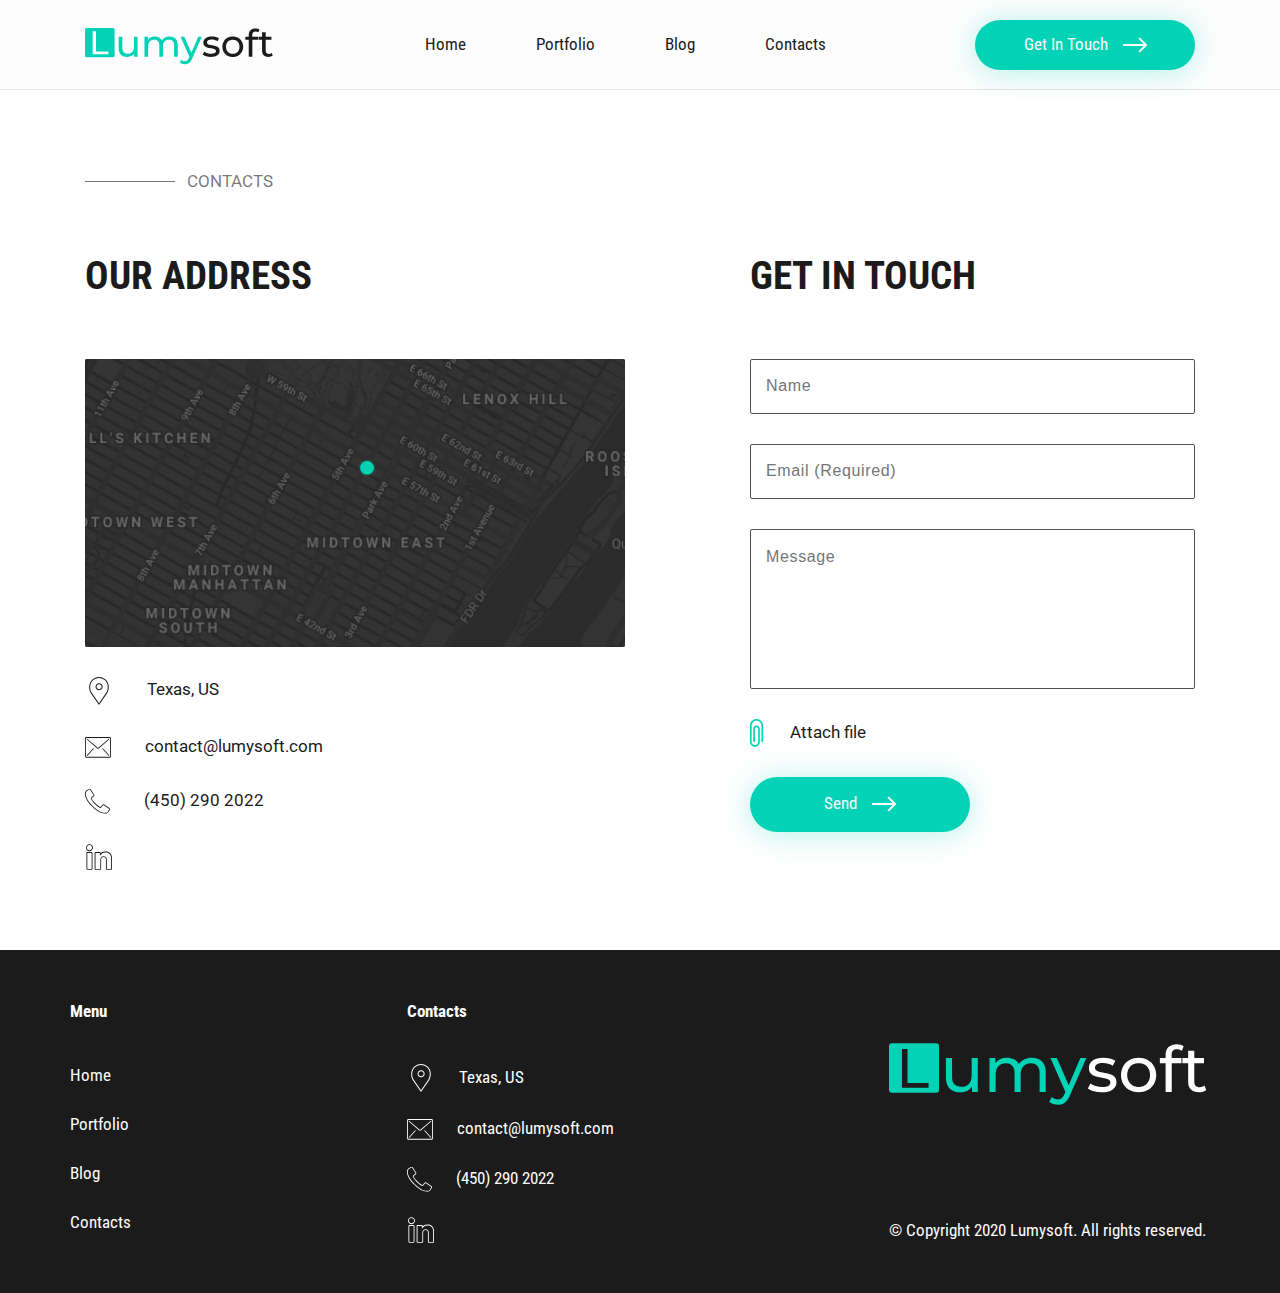
<file: contacts.html>
<!DOCTYPE html>
<html lang="en">
  <head>
    <meta charset="UTF-8" />
    <meta name="viewport" content="width=device-width, initial-scale=1.0" />
    <meta http-equiv="X-UA-Compatible" content="ie=edge" />
    <title>Home</title>
    <link rel="stylesheet" href="css/bootstrap.min.css" />
    <link rel="stylesheet" href="css/swiper.min.css" />
    <link rel="stylesheet" type="text/css" href="css/style.css" />
  </head>
  <body>
    <header class="header">
      <div class="container">
        <div class="header_row just_btwn">
          <div class="header_logo">
            <a href="">
              <svg
                width="190"
                height="43"
                viewBox="0 0 190 43"
                fill="none"
                xmlns="http://www.w3.org/2000/svg"
              >
                <path
                  d="M52.5667 13.6701V33.7229H49.1236V30.6961C48.3922 31.7303 47.4211 32.5375 46.2103 33.1176C45.0248 33.6725 43.7258 33.95 42.3133 33.95C39.6395 33.95 37.5334 33.2185 35.9947 31.7555C34.4561 30.2673 33.6868 28.0855 33.6868 25.21V13.6701H37.319V24.7938C37.319 26.736 37.7856 28.2116 38.7189 29.2205C39.6522 30.2042 40.989 30.6961 42.7295 30.6961C44.6465 30.6961 46.1599 30.116 47.2697 28.9557C48.3795 27.7954 48.9345 26.1558 48.9345 24.0371V13.6701H52.5667ZM84.5665 13.481C87.0891 13.481 89.0812 14.2124 90.5445 15.6754C92.0324 17.1384 92.7768 19.3076 92.7768 22.1831V33.7229H89.1446V22.5993C89.1446 20.6571 88.6905 19.1941 87.7825 18.2104C86.8999 17.2267 85.6259 16.7348 83.9611 16.7348C82.1197 16.7348 80.6567 17.3149 79.5721 18.4752C78.4874 19.6103 77.9452 21.2498 77.9452 23.3939V33.7229H74.313V22.5993C74.313 20.6571 73.8589 19.1941 72.9509 18.2104C72.068 17.2267 70.7943 16.7348 69.1295 16.7348C67.2881 16.7348 65.8251 17.3149 64.7406 18.4752C63.6559 19.6103 63.1137 21.2498 63.1137 23.3939V33.7229H59.4814V13.6701H62.9623V16.6591C63.6938 15.625 64.6522 14.843 65.8378 14.3133C67.0233 13.7584 68.3728 13.481 69.8862 13.481C71.4501 13.481 72.8374 13.7962 74.0481 14.4268C75.2589 15.0575 76.1921 15.9781 76.8479 17.1888C77.6047 16.0285 78.6514 15.1205 79.9883 14.4647C81.3504 13.8089 82.8762 13.481 84.5665 13.481ZM116.835 13.6701L107.111 35.7282C106.254 37.7713 105.245 39.2091 104.085 40.0415C102.95 40.8739 101.575 41.29 99.9606 41.29C98.9769 41.29 98.0186 41.1261 97.0851 40.7982C96.177 40.4955 95.4203 40.0415 94.8149 39.4361L96.3662 36.712C97.4001 37.6957 98.5985 38.1875 99.9606 38.1875C100.843 38.1875 101.575 37.9479 102.155 37.4687C102.76 37.0146 103.302 36.2201 103.782 35.085L104.425 33.6851L95.5717 13.6701H99.3552L106.355 29.7124L113.279 13.6701H116.835Z"
                  fill="#02D2B6"
                />
                <path
                  class="path_2"
                  d="M125.976 33.95C124.336 33.95 122.76 33.7355 121.246 33.3068C119.733 32.8527 118.548 32.2852 117.69 31.6042L119.203 28.7287C120.086 29.3593 121.158 29.8637 122.419 30.2421C123.681 30.6204 124.954 30.8096 126.241 30.8096C129.419 30.8096 131.008 29.9016 131.008 28.0855C131.008 27.4801 130.794 27.0008 130.365 26.6477C129.936 26.2946 129.394 26.0423 128.738 25.891C128.108 25.7144 127.2 25.5252 126.014 25.3235C124.4 25.0712 123.076 24.7812 122.041 24.4533C121.032 24.1253 120.162 23.5705 119.43 22.7885C118.699 22.0065 118.333 20.9093 118.333 19.4968C118.333 17.6807 119.09 16.2304 120.603 15.1457C122.116 14.0359 124.147 13.481 126.695 13.481C128.032 13.481 129.369 13.6449 130.705 13.9728C132.043 14.3008 133.14 14.7421 133.997 15.2971L132.446 18.1726C130.806 17.1132 128.877 16.5835 126.657 16.5835C125.119 16.5835 123.946 16.8357 123.138 17.3402C122.331 17.8446 121.927 18.5131 121.927 19.3455C121.927 20.0013 122.154 20.5184 122.608 20.8967C123.062 21.2751 123.618 21.5525 124.273 21.7291C124.954 21.9057 125.9 22.1075 127.111 22.3345C128.725 22.6119 130.024 22.9146 131.008 23.2425C132.017 23.5452 132.875 24.0749 133.581 24.8316C134.287 25.5883 134.64 26.6477 134.64 28.0098C134.64 29.8259 133.859 31.2762 132.294 32.3609C130.756 33.4203 128.65 33.95 125.976 33.95ZM147.768 33.95C145.776 33.95 143.985 33.5085 142.395 32.6257C140.806 31.7429 139.558 30.5322 138.65 28.9935C137.767 27.4297 137.325 25.664 137.325 23.6965C137.325 21.7291 137.767 19.9761 138.65 18.4374C139.558 16.8736 140.806 15.6628 142.395 14.8052C143.985 13.9224 145.776 13.481 147.768 13.481C149.761 13.481 151.539 13.9224 153.103 14.8052C154.692 15.6628 155.928 16.8736 156.811 18.4374C157.719 19.9761 158.173 21.7291 158.173 23.6965C158.173 25.664 157.719 27.4297 156.811 28.9935C155.928 30.5322 154.692 31.7429 153.103 32.6257C151.539 33.5085 149.761 33.95 147.768 33.95ZM147.768 30.7718C149.055 30.7718 150.203 30.4817 151.211 29.9016C152.246 29.2962 153.053 28.4638 153.633 27.4044C154.213 26.3198 154.503 25.0839 154.503 23.6965C154.503 22.3092 154.213 21.0859 153.633 20.0265C153.053 18.9419 152.246 18.1095 151.211 17.5294C150.203 16.9492 149.055 16.6591 147.768 16.6591C146.482 16.6591 145.322 16.9492 144.287 17.5294C143.279 18.1095 142.471 18.9419 141.866 20.0265C141.286 21.0859 140.996 22.3092 140.996 23.6965C140.996 25.0839 141.286 26.3198 141.866 27.4044C142.471 28.4638 143.279 29.2962 144.287 29.9016C145.322 30.4817 146.482 30.7718 147.768 30.7718ZM170.537 8.411C168.367 8.411 167.283 9.5839 167.283 11.9297V13.6701H173.11V16.6591H167.359V33.723H163.726V16.6591H160.321V13.6701H163.726V11.8919C163.726 9.89917 164.306 8.32275 165.467 7.16243C166.627 6.00214 168.254 5.422 170.348 5.422C171.155 5.422 171.911 5.52289 172.618 5.72468C173.324 5.92647 173.929 6.21654 174.434 6.5949L173.337 9.35689C172.504 8.72627 171.571 8.411 170.537 8.411ZM187.81 32.5501C187.28 33.0041 186.624 33.3572 185.842 33.6094C185.061 33.8365 184.253 33.95 183.421 33.95C181.403 33.95 179.839 33.4077 178.729 32.323C177.619 31.2384 177.064 29.6871 177.064 27.6693V16.6591H173.659V13.6701H177.064V9.28122H180.696V13.6701H186.447V16.6591H180.696V27.5179C180.696 28.6026 180.961 29.435 181.491 30.0151C182.046 30.5952 182.828 30.8853 183.837 30.8853C184.947 30.8853 185.893 30.57 186.674 29.9394L187.81 32.5501Z"
                  fill="#FDFDFD"
                />
                <path
                  fill-rule="evenodd"
                  clip-rule="evenodd"
                  d="M1.64502 4.93506C0.736502 4.93506 0 5.67156 0 6.58008V32.4892C0 33.3977 0.736503 34.1342 1.64502 34.1342H27.9654C28.8739 34.1342 29.6104 33.3977 29.6104 32.4892V6.58008C29.6104 5.67156 28.8739 4.93506 27.9654 4.93506H1.64502ZM10.96 8.2251H7.66991V31.2554H23.4292V28.3931H10.96V8.2251Z"
                  fill="#02D2B6"
                />
              </svg>
            </a>
          </div>
          <nav class="menu cond">
            <div class="menu_btn">
              <img src="./images/menuiconb.svg" alt="" />
            </div>
            <ul>
              <div class="close_btn">
                <img src="./images/closeiconb.svg" alt="" />
              </div>
              <li><a href="">Home</a></li>
              <li><a href="">Portfolio</a></li>
              <li><a href="">Blog</a></li>
              <li><a href="">Contacts</a></li>
              <a
                href=""
                class="main_btn"
                class="btn btn-primary"
                data-toggle="modal"
                data-target="#exampleModalCenter"
              >
                <span>
                  Get In Touch
                </span>
                <img src="./images/Arrow.svg" alt="" />
              </a>
            </ul>
          </nav>
          <a
            href=""
            class="main_btn"
            class="btn btn-primary"
            data-toggle="modal"
            data-target="#exampleModalCenter"
          >
            <span>
              Get In Touch
            </span>
            <img src="./images/Arrow.svg" alt="" />
          </a>
        </div>
      </div>
    </header>
    <!-- Modal -->
    <div
      class="modal fade contact_modal"
      id="exampleModalCenter"
      tabindex="-1"
      role="dialog"
      aria-labelledby="exampleModalCenterTitle"
      aria-hidden="true"
    >
      <div class="modal-dialog modal-dialog-centered" role="document">
        <div class="modal-content">
          <button
            type="button"
            class="close"
            data-dismiss="modal"
            aria-label="Close"
          >
            <img src="./images/closeiconb.svg" alt="" />
          </button>

          <div class="modal-body">
            <h3>
              Get in Touch
            </h3>
            <form action="" class="contacts_form">
              <input placeholder="Name" type="text" />
              <input placeholder="Email (Required)" type="email" required />
              <textarea name="" id="" placeholder="Message"></textarea>
              <div class="file_upload_wrap">
                <label for="file_choose" class="file_upload">
                  <img src="./images/sc.svg" alt="" />
                  <span>
                    Attach file
                  </span>
                </label>
                <div
                  class="fileupload fileupload-new"
                  data-provides="fileupload"
                >
                  <!-- <label for="file_choose"></label> -->
                  <span class="btn btn-primary btn-file">
                    <input id="file_choose" type="file"
                  /></span>
                  <span class="fileupload-preview"></span>
                  <a
                    href="#"
                    class="close fileupload-exists"
                    data-dismiss="fileupload"
                    style="float: none"
                  ></a>
                </div>
              </div>
              <button type="submit" class="main_btn">
                <span>
                  Send
                </span>

                <img src="./images/Arrow.svg" alt="" />
              </button>
            </form>
          </div>
        </div>
      </div>
    </div>
    <main class="contacts temp">
      <div class="container">
        <div class="section_title">
          <div class="section_title_sm">
            <div class="section_title_sm_line"></div>
            <span>CONTACTS</span>
          </div>
        </div>
        <div class="row just_btwn">
          <div class="col-lg-6">
            <h3>
              our address
            </h3>
            <div class="map_wraper">
              <img src="./images/map.png" alt="" />
            </div>
            <ul class="contacts_list">
              <li>
                <a href=""
                  ><svg
                    width="28"
                    height="28"
                    viewBox="0 0 28 28"
                    fill="none"
                    xmlns="http://www.w3.org/2000/svg"
                  >
                    <path
                      d="M14.0914 6.13574C12.1181 6.13574 10.512 7.74189 10.512 9.71519C10.512 11.6885 12.1181 13.2946 14.0914 13.2946C16.0647 13.2946 17.6709 11.6885 17.6709 9.71519C17.6709 7.74189 16.0647 6.13574 14.0914 6.13574ZM14.0914 12.2719C12.6816 12.2719 11.5347 11.125 11.5347 9.71519C11.5347 8.3054 12.6816 7.15844 14.0914 7.15844C15.5012 7.15844 16.6482 8.3054 16.6482 9.71519C16.6482 11.125 15.5012 12.2719 14.0914 12.2719Z"
                      fill="#FDFDFD"
                    />
                    <path
                      d="M20.9346 2.87225C19.0825 1.02014 16.6199 0 14.0007 0C11.3811 0 8.91893 1.02014 7.06682 2.87225C3.63924 6.29932 3.21328 12.7474 6.14434 16.6542L14.0007 28L21.8453 16.67C24.7882 12.7474 24.3622 6.29932 20.9346 2.87225ZM21.0159 16.0722L14.0007 26.2031L6.97426 16.0564C4.31576 12.5117 4.69671 6.68846 7.79038 3.5953C9.4492 1.93648 11.6547 1.0227 14.0007 1.0227C16.3468 1.0227 18.5523 1.93648 20.2116 3.5953C23.3053 6.68846 23.6862 12.5117 21.0159 16.0722Z"
                      fill="#FDFDFD"
                    />
                  </svg>
                  <span>Texas, US</span></a
                >
              </li>
              <li>
                <a href="mailto:contact@lumysoft.com ">
                  <svg
                    width="26"
                    height="21"
                    viewBox="0 0 26 21"
                    fill="none"
                    xmlns="http://www.w3.org/2000/svg"
                  >
                    <path
                      d="M24.7 0H1.3C0.582055 0 0 0.604199 0 1.34958V19.3439C0 20.0892 0.582004 20.6935 1.3 20.6935H24.7C25.4179 20.6935 26 20.0893 26 19.3439V1.34958C26 0.604252 25.418 0 24.7 0ZM25.1333 19.344C25.1333 19.5924 24.9393 19.7938 24.7 19.7938H1.3C1.06067 19.7938 0.866684 19.5924 0.866684 19.344V1.34958C0.866684 1.10112 1.06067 0.899735 1.3 0.899735H24.7C24.9393 0.899735 25.1333 1.10112 25.1333 1.34958V19.344Z"
                      fill="#FDFDFD"
                    />
                    <path
                      d="M23.8727 1.80154C23.7581 1.79116 23.6443 1.82843 23.5563 1.90518L13.5593 10.6233C13.2368 10.9046 12.7663 10.9046 12.4438 10.6233L2.44687 1.90513C2.3283 1.80181 2.1656 1.77197 2.02011 1.8269C1.87462 1.88183 1.76839 2.0132 1.74147 2.17151C1.71456 2.32982 1.77103 2.49098 1.8896 2.5943L11.8866 11.312C12.5309 11.8752 13.4722 11.8752 14.1166 11.312L24.1136 2.59436C24.2016 2.51765 24.2567 2.40779 24.2667 2.28891C24.2767 2.17003 24.2408 2.0519 24.1668 1.96054C24.093 1.86907 23.9872 1.81193 23.8727 1.80154Z"
                      fill="#FDFDFD"
                    />
                    <path
                      d="M8.33438 11.2501C8.18097 11.2145 8.02111 11.268 7.9165 11.3898L1.84986 18.1376C1.74007 18.2544 1.69975 18.4237 1.74454 18.58C1.78932 18.7365 1.91216 18.8554 2.06552 18.8909C2.21893 18.9265 2.37879 18.873 2.4834 18.7512L8.55005 12.0034C8.65983 11.8866 8.70016 11.7173 8.65537 11.5609C8.61058 11.4046 8.48779 11.2856 8.33438 11.2501Z"
                      fill="#FDFDFD"
                    />
                    <path
                      d="M18.083 11.3898C17.9785 11.268 17.8185 11.2145 17.6651 11.2501C17.5117 11.2856 17.3889 11.4046 17.3441 11.5609C17.2994 11.7174 17.3397 11.8866 17.4495 12.0033L23.5161 18.7511C23.6806 18.926 23.9496 18.9326 24.1218 18.7658C24.294 18.599 24.3064 18.32 24.1497 18.1375L18.083 11.3898Z"
                      fill="#FDFDFD"
                    />
                  </svg>

                  <span>
                    contact@lumysoft.com
                  </span></a
                >
              </li>
              <li>
                <a href="tel:4502902022">
                  <svg
                    width="25"
                    height="26"
                    viewBox="0 0 25 26"
                    fill="none"
                    xmlns="http://www.w3.org/2000/svg"
                  >
                    <g clip-path="url(#clip0)">
                      <path
                        d="M24.3442 19.9806L19.2841 16.6061C18.642 16.1813 17.7812 16.3211 17.3065 16.9273L15.8325 18.8224C15.643 19.072 15.2988 19.1444 15.0248 18.9924L14.7444 18.8378C13.8149 18.3312 12.6585 17.7005 10.3284 15.3696C7.99831 13.0387 7.36632 11.8813 6.85971 10.9536L6.70597 10.6732C6.55165 10.3992 6.62273 10.0534 6.8726 9.86251L8.76646 8.389C9.37242 7.91421 9.51239 7.0537 9.08809 6.41136L5.71359 1.35127C5.27874 0.697171 4.40631 0.500813 3.73312 0.905489L1.61718 2.17654C0.952333 2.5674 0.464564 3.20041 0.256148 3.94293C-0.5058 6.71918 0.0674056 11.5106 7.12554 18.5695C12.7401 24.1837 16.9199 25.6935 19.7929 25.6935C20.454 25.6963 21.1126 25.6103 21.7509 25.4377C22.4936 25.2295 23.1267 24.7417 23.5173 24.0767L24.7896 21.962C25.1949 21.2886 24.9986 20.4157 24.3442 19.9806ZM24.0718 21.5345L22.8024 23.6505C22.5219 24.1305 22.0665 24.4834 21.5317 24.6353C18.9688 25.339 14.4911 24.7561 7.715 17.9801C0.938908 11.204 0.356133 6.7267 1.05979 4.16335C1.21191 3.62789 1.56528 3.17195 2.04587 2.89103L4.16182 1.62164C4.45391 1.44589 4.83257 1.53108 5.02126 1.81492L6.85434 4.56701L8.39288 6.87457C8.57713 7.15319 8.51659 7.52663 8.25374 7.7328L6.35944 9.20631C5.78296 9.64711 5.61834 10.4447 5.97327 11.0777L6.12369 11.351C6.65613 12.3275 7.31809 13.5423 9.73482 15.9587C12.1516 18.375 13.366 19.037 14.342 19.5694L14.6157 19.7202C15.2487 20.0751 16.0463 19.9105 16.4871 19.334L17.9607 17.4397C18.1669 17.177 18.5402 17.1165 18.8189 17.3006L23.8785 20.6751C24.1626 20.8636 24.2478 21.2425 24.0718 21.5345Z"
                        fill="#FDFDFD"
                      />
                    </g>
                    <defs>
                      <clipPath id="clip0">
                        <rect
                          y="0.693359"
                          width="25"
                          height="25"
                          fill="white"
                        />
                      </clipPath>
                    </defs>
                  </svg>
                  <span>
                    (450) 290 2022
                  </span>
                </a>
              </li>
              <li>
                <a href=""
                  ><svg
                    width="27"
                    height="26"
                    viewBox="0 0 27 26"
                    fill="none"
                    xmlns="http://www.w3.org/2000/svg"
                  >
                    <path
                      d="M4.50219 0.217285C3.54887 0.217285 2.68219 0.563969 2.03219 1.21397C1.33887 1.90729 0.992188 2.77392 0.992188 3.68392C0.992188 4.63723 1.38219 5.50392 2.03219 6.15392C2.68219 6.80392 3.59219 7.19392 4.45887 7.1506C4.45887 7.1506 4.50219 7.1506 4.54555 7.1506C5.41224 7.1506 6.23555 6.80392 6.88555 6.15392C7.53555 5.50392 7.92555 4.63723 7.92555 3.68392C7.96887 2.77392 7.57887 1.90723 6.92887 1.25723C6.27887 0.563918 5.41219 0.217285 4.50219 0.217285ZM6.27887 5.54729C5.80219 6.02397 5.15219 6.32729 4.45887 6.28397C3.80887 6.28397 3.11555 6.02397 2.63887 5.54729C2.11887 5.0706 1.85887 4.37729 1.85887 3.68397C1.85887 2.99065 2.11887 2.34065 2.63887 1.82065C3.11555 1.34397 3.76555 1.08397 4.50219 1.08397C5.15219 1.08397 5.80219 1.34397 6.27887 1.82065C6.79887 2.34065 7.05887 2.99065 7.05887 3.68397C7.05887 4.37729 6.79887 5.0706 6.27887 5.54729Z"
                      fill="white"
                    />
                    <path
                      d="M6.19246 8.01709H2.68246C1.98915 8.01709 1.42578 8.58041 1.42578 9.31709V24.4838C1.42578 25.1771 2.03246 25.7838 2.72578 25.7838H6.19246C6.88578 25.7838 7.49246 25.1771 7.49246 24.5271V9.31709C7.49246 8.62372 6.88578 8.01709 6.19246 8.01709ZM6.62578 24.5271C6.62578 24.7438 6.40909 24.9171 6.19246 24.9171H2.72578C2.5091 24.9171 2.29246 24.7004 2.29246 24.4838V9.31709C2.29246 9.10041 2.46578 8.88377 2.68246 8.88377H6.19246C6.40914 8.88377 6.62578 9.10046 6.62578 9.31709V24.5271Z"
                      fill="white"
                    />
                    <path
                      d="M20.9272 7.58398H20.0172C18.3272 7.58398 16.7239 8.32067 15.6839 9.49067V8.88398C15.6839 8.45067 15.2506 8.0173 14.8172 8.0173H10.4839C10.0939 8.0173 9.61719 8.36398 9.61719 8.84062V25.0039C9.61719 25.4806 10.0939 25.7839 10.4839 25.7839H15.2506C15.6406 25.7839 16.1172 25.4806 16.1172 25.0039V15.6439C16.1172 14.2139 17.1572 13.0872 18.5006 13.0872C19.1939 13.0872 19.8439 13.3473 20.3206 13.8239C20.7539 14.2139 20.9272 14.8206 20.9272 15.6006V24.9173C20.9272 25.3506 21.3606 25.784 21.7939 25.784H26.1272C26.5606 25.784 26.9939 25.3507 26.9939 24.9173V13.7373C26.9939 10.2707 24.3506 7.58398 20.9272 7.58398ZM26.1272 24.874L26.0839 24.9173H21.8372L21.7939 15.6007C21.7939 14.5607 21.5339 13.7807 20.9706 13.2174C20.3206 12.5674 19.4539 12.2207 18.5439 12.2207C16.7239 12.264 15.2939 13.7374 15.2939 15.644V24.9173H10.5272V8.88398H14.8172L14.8605 8.9273V11.6573L16.0305 10.4873L16.0738 10.444C16.9405 9.23067 18.4571 8.45067 20.0605 8.45067H20.9705C23.8738 8.45067 26.1272 10.7907 26.1272 13.7374V24.874Z"
                      fill="white"
                    />
                  </svg>
                </a>
              </li>
            </ul>
          </div>
          <div class="col-lg-5">
            <h3>
              Get in Touch
            </h3>
            <form action="" class="contacts_form">
              <input placeholder="Name" type="text" />
              <input placeholder="Email (Required)" type="email" required />
              <textarea name="" id="" placeholder="Message"></textarea>
              <div class="file_upload_wrap">
                <label for="file_choose" class="file_upload">
                  <img src="./images/sc.svg" alt="" />
                  <span>
                    Attach file
                  </span>
                </label>
                <div
                  class="fileupload fileupload-new"
                  data-provides="fileupload"
                >
                  <!-- <label for="file_choose"></label> -->
                  <span class="btn btn-primary btn-file">
                    <input id="file_choose" type="file"
                  /></span>
                  <span class="fileupload-preview"></span>
                  <a
                    href="#"
                    class="close fileupload-exists"
                    data-dismiss="fileupload"
                    style="float: none"
                  ></a>
                </div>
              </div>
              <button type="submit" class="main_btn">
                <span>
                  Send
                </span>

                <img src="./images/Arrow.svg" alt="" />
              </button>
            </form>
          </div>
        </div>
      </div>
    </main>
    <footer>
      <div class="container">
        <div class="row just_btwn">
          <div class="footer_menu">
            <p class="footer_title">Menu</p>
            <ul class="">
              <li><a href="">Home</a></li>
              <li><a href="">Portfolio</a></li>
              <li><a href="">Blog</a></li>
              <li><a href="">Contacts</a></li>
            </ul>
          </div>
          <div class="footer_menu">
            <p class="footer_title">Contacts</p>
            <ul class="">
              <li>
                <a href=""
                  ><svg
                    width="28"
                    height="28"
                    viewBox="0 0 28 28"
                    fill="none"
                    xmlns="http://www.w3.org/2000/svg"
                  >
                    <path
                      d="M14.0914 6.13574C12.1181 6.13574 10.512 7.74189 10.512 9.71519C10.512 11.6885 12.1181 13.2946 14.0914 13.2946C16.0647 13.2946 17.6709 11.6885 17.6709 9.71519C17.6709 7.74189 16.0647 6.13574 14.0914 6.13574ZM14.0914 12.2719C12.6816 12.2719 11.5347 11.125 11.5347 9.71519C11.5347 8.3054 12.6816 7.15844 14.0914 7.15844C15.5012 7.15844 16.6482 8.3054 16.6482 9.71519C16.6482 11.125 15.5012 12.2719 14.0914 12.2719Z"
                      fill="#FDFDFD"
                    />
                    <path
                      d="M20.9346 2.87225C19.0825 1.02014 16.6199 0 14.0007 0C11.3811 0 8.91893 1.02014 7.06682 2.87225C3.63924 6.29932 3.21328 12.7474 6.14434 16.6542L14.0007 28L21.8453 16.67C24.7882 12.7474 24.3622 6.29932 20.9346 2.87225ZM21.0159 16.0722L14.0007 26.2031L6.97426 16.0564C4.31576 12.5117 4.69671 6.68846 7.79038 3.5953C9.4492 1.93648 11.6547 1.0227 14.0007 1.0227C16.3468 1.0227 18.5523 1.93648 20.2116 3.5953C23.3053 6.68846 23.6862 12.5117 21.0159 16.0722Z"
                      fill="#FDFDFD"
                    />
                  </svg>
                  <span>Texas, US</span></a
                >
              </li>
              <li>
                <a href="mailto:contact@lumysoft.com ">
                  <svg
                    width="26"
                    height="21"
                    viewBox="0 0 26 21"
                    fill="none"
                    xmlns="http://www.w3.org/2000/svg"
                  >
                    <path
                      d="M24.7 0H1.3C0.582055 0 0 0.604199 0 1.34958V19.3439C0 20.0892 0.582004 20.6935 1.3 20.6935H24.7C25.4179 20.6935 26 20.0893 26 19.3439V1.34958C26 0.604252 25.418 0 24.7 0ZM25.1333 19.344C25.1333 19.5924 24.9393 19.7938 24.7 19.7938H1.3C1.06067 19.7938 0.866684 19.5924 0.866684 19.344V1.34958C0.866684 1.10112 1.06067 0.899735 1.3 0.899735H24.7C24.9393 0.899735 25.1333 1.10112 25.1333 1.34958V19.344Z"
                      fill="#FDFDFD"
                    />
                    <path
                      d="M23.8727 1.80154C23.7581 1.79116 23.6443 1.82843 23.5563 1.90518L13.5593 10.6233C13.2368 10.9046 12.7663 10.9046 12.4438 10.6233L2.44687 1.90513C2.3283 1.80181 2.1656 1.77197 2.02011 1.8269C1.87462 1.88183 1.76839 2.0132 1.74147 2.17151C1.71456 2.32982 1.77103 2.49098 1.8896 2.5943L11.8866 11.312C12.5309 11.8752 13.4722 11.8752 14.1166 11.312L24.1136 2.59436C24.2016 2.51765 24.2567 2.40779 24.2667 2.28891C24.2767 2.17003 24.2408 2.0519 24.1668 1.96054C24.093 1.86907 23.9872 1.81193 23.8727 1.80154Z"
                      fill="#FDFDFD"
                    />
                    <path
                      d="M8.33438 11.2501C8.18097 11.2145 8.02111 11.268 7.9165 11.3898L1.84986 18.1376C1.74007 18.2544 1.69975 18.4237 1.74454 18.58C1.78932 18.7365 1.91216 18.8554 2.06552 18.8909C2.21893 18.9265 2.37879 18.873 2.4834 18.7512L8.55005 12.0034C8.65983 11.8866 8.70016 11.7173 8.65537 11.5609C8.61058 11.4046 8.48779 11.2856 8.33438 11.2501Z"
                      fill="#FDFDFD"
                    />
                    <path
                      d="M18.083 11.3898C17.9785 11.268 17.8185 11.2145 17.6651 11.2501C17.5117 11.2856 17.3889 11.4046 17.3441 11.5609C17.2994 11.7174 17.3397 11.8866 17.4495 12.0033L23.5161 18.7511C23.6806 18.926 23.9496 18.9326 24.1218 18.7658C24.294 18.599 24.3064 18.32 24.1497 18.1375L18.083 11.3898Z"
                      fill="#FDFDFD"
                    />
                  </svg>

                  <span>
                    contact@lumysoft.com
                  </span></a
                >
              </li>
              <li>
                <a href="tel:4502902022">
                  <svg
                    width="25"
                    height="26"
                    viewBox="0 0 25 26"
                    fill="none"
                    xmlns="http://www.w3.org/2000/svg"
                  >
                    <g clip-path="url(#clip0)">
                      <path
                        d="M24.3442 19.9806L19.2841 16.6061C18.642 16.1813 17.7812 16.3211 17.3065 16.9273L15.8325 18.8224C15.643 19.072 15.2988 19.1444 15.0248 18.9924L14.7444 18.8378C13.8149 18.3312 12.6585 17.7005 10.3284 15.3696C7.99831 13.0387 7.36632 11.8813 6.85971 10.9536L6.70597 10.6732C6.55165 10.3992 6.62273 10.0534 6.8726 9.86251L8.76646 8.389C9.37242 7.91421 9.51239 7.0537 9.08809 6.41136L5.71359 1.35127C5.27874 0.697171 4.40631 0.500813 3.73312 0.905489L1.61718 2.17654C0.952333 2.5674 0.464564 3.20041 0.256148 3.94293C-0.5058 6.71918 0.0674056 11.5106 7.12554 18.5695C12.7401 24.1837 16.9199 25.6935 19.7929 25.6935C20.454 25.6963 21.1126 25.6103 21.7509 25.4377C22.4936 25.2295 23.1267 24.7417 23.5173 24.0767L24.7896 21.962C25.1949 21.2886 24.9986 20.4157 24.3442 19.9806ZM24.0718 21.5345L22.8024 23.6505C22.5219 24.1305 22.0665 24.4834 21.5317 24.6353C18.9688 25.339 14.4911 24.7561 7.715 17.9801C0.938908 11.204 0.356133 6.7267 1.05979 4.16335C1.21191 3.62789 1.56528 3.17195 2.04587 2.89103L4.16182 1.62164C4.45391 1.44589 4.83257 1.53108 5.02126 1.81492L6.85434 4.56701L8.39288 6.87457C8.57713 7.15319 8.51659 7.52663 8.25374 7.7328L6.35944 9.20631C5.78296 9.64711 5.61834 10.4447 5.97327 11.0777L6.12369 11.351C6.65613 12.3275 7.31809 13.5423 9.73482 15.9587C12.1516 18.375 13.366 19.037 14.342 19.5694L14.6157 19.7202C15.2487 20.0751 16.0463 19.9105 16.4871 19.334L17.9607 17.4397C18.1669 17.177 18.5402 17.1165 18.8189 17.3006L23.8785 20.6751C24.1626 20.8636 24.2478 21.2425 24.0718 21.5345Z"
                        fill="#FDFDFD"
                      />
                    </g>
                    <defs>
                      <clipPath id="clip0">
                        <rect
                          y="0.693359"
                          width="25"
                          height="25"
                          fill="white"
                        />
                      </clipPath>
                    </defs>
                  </svg>
                  <span>
                    (450) 290 2022
                  </span>
                </a>
              </li>
              <li>
                <a href=""
                  ><svg
                    width="27"
                    height="26"
                    viewBox="0 0 27 26"
                    fill="none"
                    xmlns="http://www.w3.org/2000/svg"
                  >
                    <path
                      d="M4.50219 0.217285C3.54887 0.217285 2.68219 0.563969 2.03219 1.21397C1.33887 1.90729 0.992188 2.77392 0.992188 3.68392C0.992188 4.63723 1.38219 5.50392 2.03219 6.15392C2.68219 6.80392 3.59219 7.19392 4.45887 7.1506C4.45887 7.1506 4.50219 7.1506 4.54555 7.1506C5.41224 7.1506 6.23555 6.80392 6.88555 6.15392C7.53555 5.50392 7.92555 4.63723 7.92555 3.68392C7.96887 2.77392 7.57887 1.90723 6.92887 1.25723C6.27887 0.563918 5.41219 0.217285 4.50219 0.217285ZM6.27887 5.54729C5.80219 6.02397 5.15219 6.32729 4.45887 6.28397C3.80887 6.28397 3.11555 6.02397 2.63887 5.54729C2.11887 5.0706 1.85887 4.37729 1.85887 3.68397C1.85887 2.99065 2.11887 2.34065 2.63887 1.82065C3.11555 1.34397 3.76555 1.08397 4.50219 1.08397C5.15219 1.08397 5.80219 1.34397 6.27887 1.82065C6.79887 2.34065 7.05887 2.99065 7.05887 3.68397C7.05887 4.37729 6.79887 5.0706 6.27887 5.54729Z"
                      fill="white"
                    />
                    <path
                      d="M6.19246 8.01709H2.68246C1.98915 8.01709 1.42578 8.58041 1.42578 9.31709V24.4838C1.42578 25.1771 2.03246 25.7838 2.72578 25.7838H6.19246C6.88578 25.7838 7.49246 25.1771 7.49246 24.5271V9.31709C7.49246 8.62372 6.88578 8.01709 6.19246 8.01709ZM6.62578 24.5271C6.62578 24.7438 6.40909 24.9171 6.19246 24.9171H2.72578C2.5091 24.9171 2.29246 24.7004 2.29246 24.4838V9.31709C2.29246 9.10041 2.46578 8.88377 2.68246 8.88377H6.19246C6.40914 8.88377 6.62578 9.10046 6.62578 9.31709V24.5271Z"
                      fill="white"
                    />
                    <path
                      d="M20.9272 7.58398H20.0172C18.3272 7.58398 16.7239 8.32067 15.6839 9.49067V8.88398C15.6839 8.45067 15.2506 8.0173 14.8172 8.0173H10.4839C10.0939 8.0173 9.61719 8.36398 9.61719 8.84062V25.0039C9.61719 25.4806 10.0939 25.7839 10.4839 25.7839H15.2506C15.6406 25.7839 16.1172 25.4806 16.1172 25.0039V15.6439C16.1172 14.2139 17.1572 13.0872 18.5006 13.0872C19.1939 13.0872 19.8439 13.3473 20.3206 13.8239C20.7539 14.2139 20.9272 14.8206 20.9272 15.6006V24.9173C20.9272 25.3506 21.3606 25.784 21.7939 25.784H26.1272C26.5606 25.784 26.9939 25.3507 26.9939 24.9173V13.7373C26.9939 10.2707 24.3506 7.58398 20.9272 7.58398ZM26.1272 24.874L26.0839 24.9173H21.8372L21.7939 15.6007C21.7939 14.5607 21.5339 13.7807 20.9706 13.2174C20.3206 12.5674 19.4539 12.2207 18.5439 12.2207C16.7239 12.264 15.2939 13.7374 15.2939 15.644V24.9173H10.5272V8.88398H14.8172L14.8605 8.9273V11.6573L16.0305 10.4873L16.0738 10.444C16.9405 9.23067 18.4571 8.45067 20.0605 8.45067H20.9705C23.8738 8.45067 26.1272 10.7907 26.1272 13.7374V24.874Z"
                      fill="white"
                    />
                  </svg>
                </a>
              </li>
            </ul>
          </div>
          <div class="copy_logo">
            <a href="">
              <img src="./images/logo_lumy1.svg" alt="" />
            </a>
            <p>
              © Copyright 2020 Lumysoft. All rights reserved.
            </p>
          </div>
        </div>
      </div>
    </footer>
    <div id="controls" class="controls"></div>
    <script src="js/jquery-3.4.1.min.js"></script>
    <script
      src="https://stackpath.bootstrapcdn.com/bootstrap/4.3.1/js/bootstrap.min.js"
      integrity="sha384-JjSmVgyd0p3pXB1rRibZUAYoIIy6OrQ6VrjIEaFf/nJGzIxFDsf4x0xIM+B07jRM"
      crossorigin="anonymous"
    ></script>
    <script src="js/swiper.min.js"></script>
    <script src="js/custom.js"></script>
  </body>
</html>
</file>
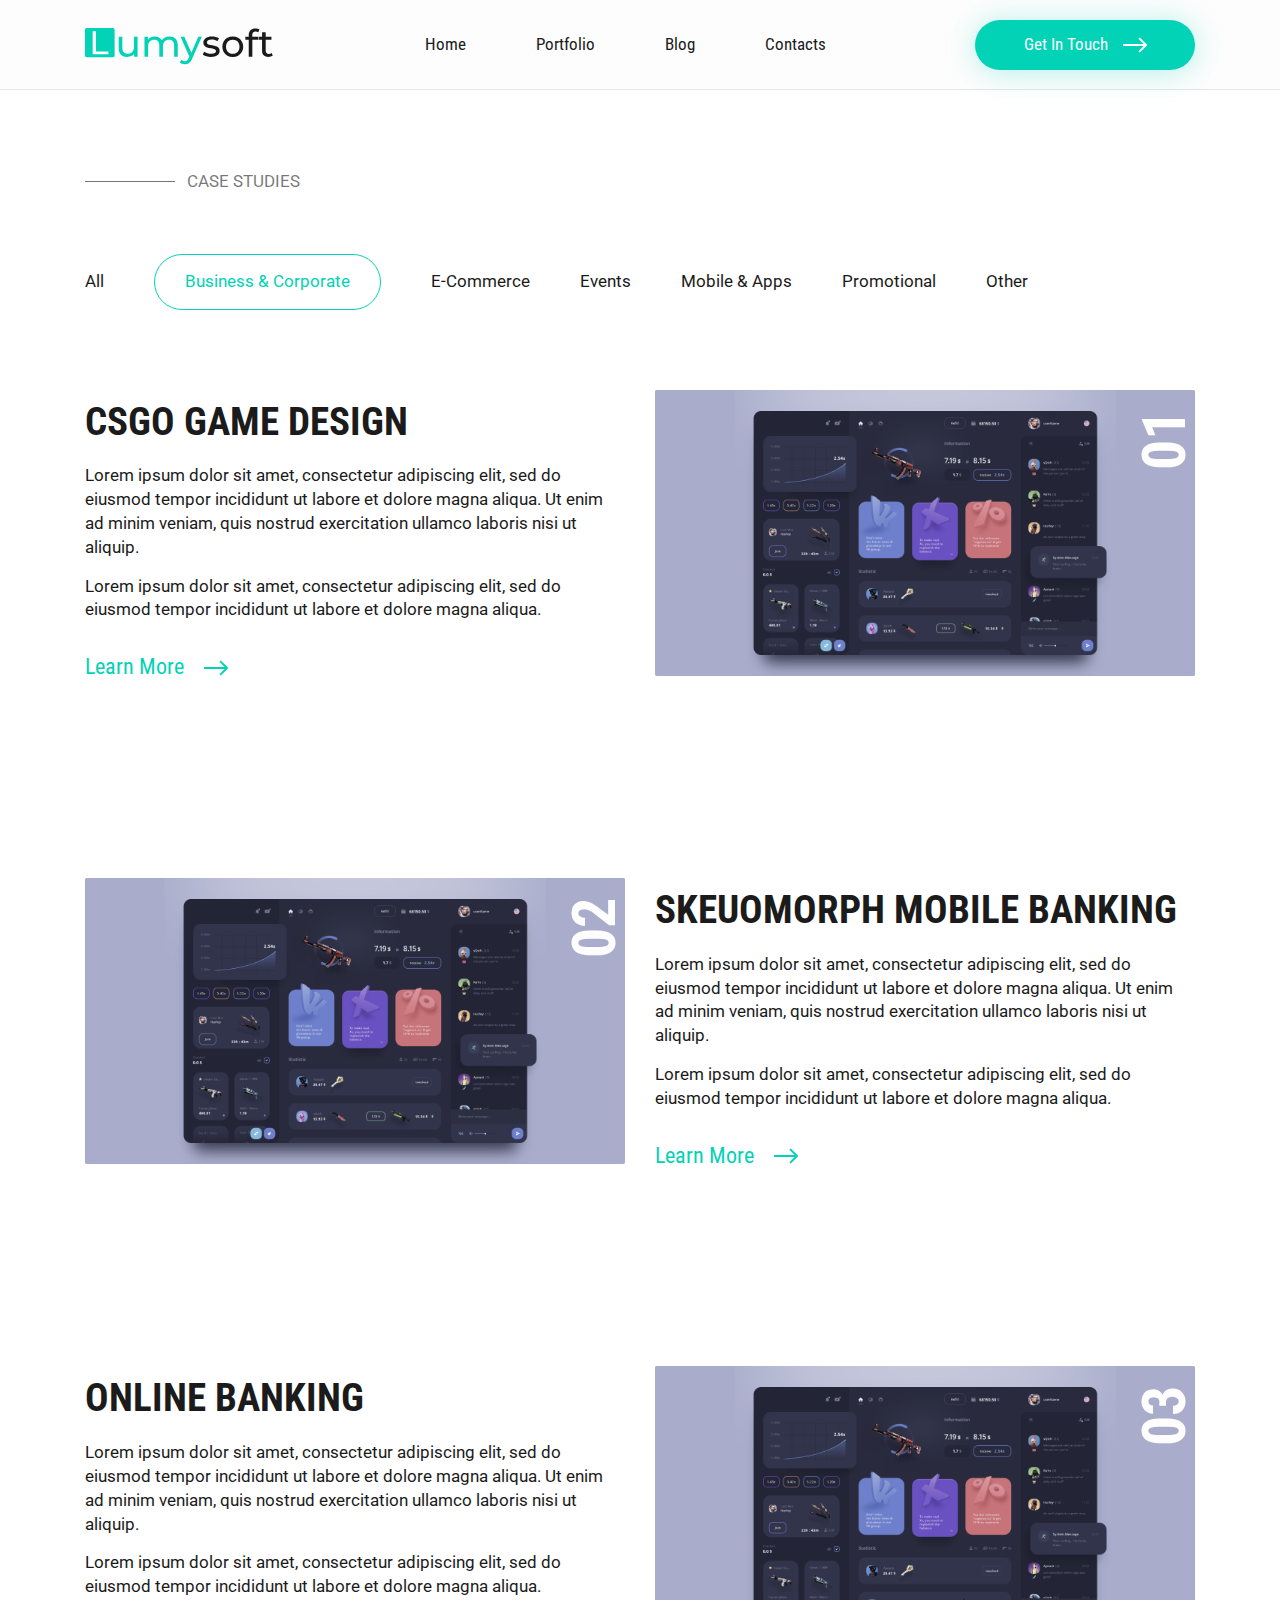
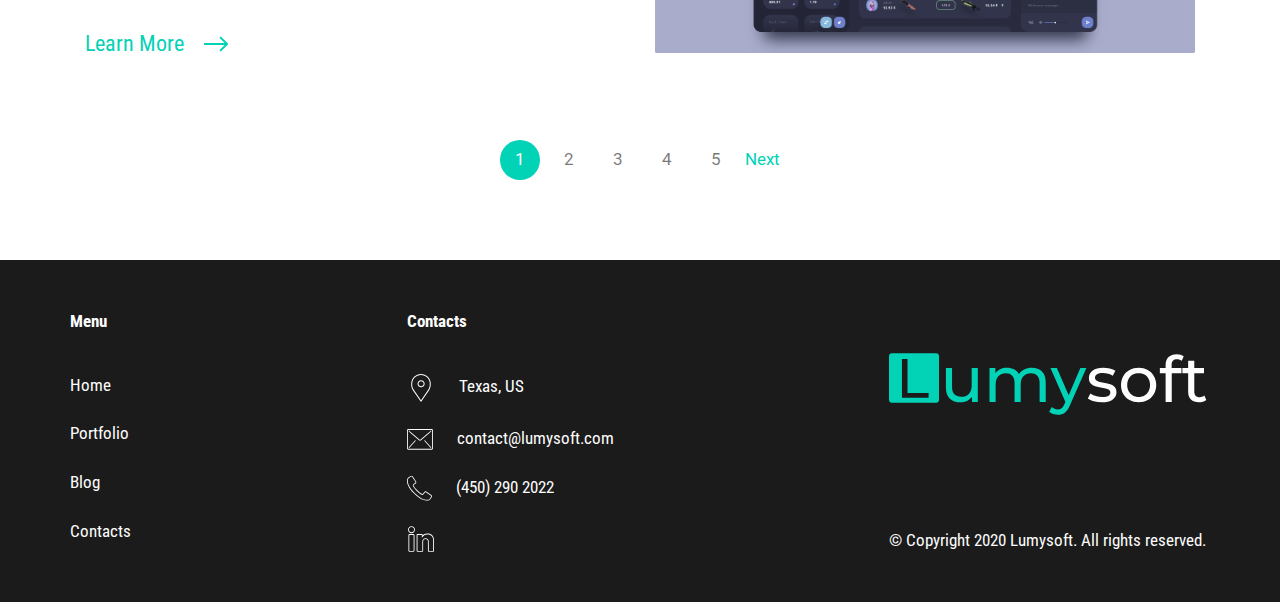
<file: portfolio.html>
<!DOCTYPE html>
<html lang="en">
  <head>
    <meta charset="UTF-8" />
    <meta name="viewport" content="width=device-width, initial-scale=1.0" />
    <meta http-equiv="X-UA-Compatible" content="ie=edge" />
    <title>Home</title>
    <link rel="stylesheet" href="css/bootstrap.min.css" />
    <link rel="stylesheet" href="css/swiper.min.css" />
    <link rel="stylesheet" type="text/css" href="css/style.css" />
  </head>
  <body>
    <header class="header">
      <div class="container">
        <div class="header_row just_btwn">
          <div class="header_logo">
            <a href="">
              <svg
                width="190"
                height="43"
                viewBox="0 0 190 43"
                fill="none"
                xmlns="http://www.w3.org/2000/svg"
              >
                <path
                  d="M52.5667 13.6701V33.7229H49.1236V30.6961C48.3922 31.7303 47.4211 32.5375 46.2103 33.1176C45.0248 33.6725 43.7258 33.95 42.3133 33.95C39.6395 33.95 37.5334 33.2185 35.9947 31.7555C34.4561 30.2673 33.6868 28.0855 33.6868 25.21V13.6701H37.319V24.7938C37.319 26.736 37.7856 28.2116 38.7189 29.2205C39.6522 30.2042 40.989 30.6961 42.7295 30.6961C44.6465 30.6961 46.1599 30.116 47.2697 28.9557C48.3795 27.7954 48.9345 26.1558 48.9345 24.0371V13.6701H52.5667ZM84.5665 13.481C87.0891 13.481 89.0812 14.2124 90.5445 15.6754C92.0324 17.1384 92.7768 19.3076 92.7768 22.1831V33.7229H89.1446V22.5993C89.1446 20.6571 88.6905 19.1941 87.7825 18.2104C86.8999 17.2267 85.6259 16.7348 83.9611 16.7348C82.1197 16.7348 80.6567 17.3149 79.5721 18.4752C78.4874 19.6103 77.9452 21.2498 77.9452 23.3939V33.7229H74.313V22.5993C74.313 20.6571 73.8589 19.1941 72.9509 18.2104C72.068 17.2267 70.7943 16.7348 69.1295 16.7348C67.2881 16.7348 65.8251 17.3149 64.7406 18.4752C63.6559 19.6103 63.1137 21.2498 63.1137 23.3939V33.7229H59.4814V13.6701H62.9623V16.6591C63.6938 15.625 64.6522 14.843 65.8378 14.3133C67.0233 13.7584 68.3728 13.481 69.8862 13.481C71.4501 13.481 72.8374 13.7962 74.0481 14.4268C75.2589 15.0575 76.1921 15.9781 76.8479 17.1888C77.6047 16.0285 78.6514 15.1205 79.9883 14.4647C81.3504 13.8089 82.8762 13.481 84.5665 13.481ZM116.835 13.6701L107.111 35.7282C106.254 37.7713 105.245 39.2091 104.085 40.0415C102.95 40.8739 101.575 41.29 99.9606 41.29C98.9769 41.29 98.0186 41.1261 97.0851 40.7982C96.177 40.4955 95.4203 40.0415 94.8149 39.4361L96.3662 36.712C97.4001 37.6957 98.5985 38.1875 99.9606 38.1875C100.843 38.1875 101.575 37.9479 102.155 37.4687C102.76 37.0146 103.302 36.2201 103.782 35.085L104.425 33.6851L95.5717 13.6701H99.3552L106.355 29.7124L113.279 13.6701H116.835Z"
                  fill="#02D2B6"
                />
                <path
                  class="path_2"
                  d="M125.976 33.95C124.336 33.95 122.76 33.7355 121.246 33.3068C119.733 32.8527 118.548 32.2852 117.69 31.6042L119.203 28.7287C120.086 29.3593 121.158 29.8637 122.419 30.2421C123.681 30.6204 124.954 30.8096 126.241 30.8096C129.419 30.8096 131.008 29.9016 131.008 28.0855C131.008 27.4801 130.794 27.0008 130.365 26.6477C129.936 26.2946 129.394 26.0423 128.738 25.891C128.108 25.7144 127.2 25.5252 126.014 25.3235C124.4 25.0712 123.076 24.7812 122.041 24.4533C121.032 24.1253 120.162 23.5705 119.43 22.7885C118.699 22.0065 118.333 20.9093 118.333 19.4968C118.333 17.6807 119.09 16.2304 120.603 15.1457C122.116 14.0359 124.147 13.481 126.695 13.481C128.032 13.481 129.369 13.6449 130.705 13.9728C132.043 14.3008 133.14 14.7421 133.997 15.2971L132.446 18.1726C130.806 17.1132 128.877 16.5835 126.657 16.5835C125.119 16.5835 123.946 16.8357 123.138 17.3402C122.331 17.8446 121.927 18.5131 121.927 19.3455C121.927 20.0013 122.154 20.5184 122.608 20.8967C123.062 21.2751 123.618 21.5525 124.273 21.7291C124.954 21.9057 125.9 22.1075 127.111 22.3345C128.725 22.6119 130.024 22.9146 131.008 23.2425C132.017 23.5452 132.875 24.0749 133.581 24.8316C134.287 25.5883 134.64 26.6477 134.64 28.0098C134.64 29.8259 133.859 31.2762 132.294 32.3609C130.756 33.4203 128.65 33.95 125.976 33.95ZM147.768 33.95C145.776 33.95 143.985 33.5085 142.395 32.6257C140.806 31.7429 139.558 30.5322 138.65 28.9935C137.767 27.4297 137.325 25.664 137.325 23.6965C137.325 21.7291 137.767 19.9761 138.65 18.4374C139.558 16.8736 140.806 15.6628 142.395 14.8052C143.985 13.9224 145.776 13.481 147.768 13.481C149.761 13.481 151.539 13.9224 153.103 14.8052C154.692 15.6628 155.928 16.8736 156.811 18.4374C157.719 19.9761 158.173 21.7291 158.173 23.6965C158.173 25.664 157.719 27.4297 156.811 28.9935C155.928 30.5322 154.692 31.7429 153.103 32.6257C151.539 33.5085 149.761 33.95 147.768 33.95ZM147.768 30.7718C149.055 30.7718 150.203 30.4817 151.211 29.9016C152.246 29.2962 153.053 28.4638 153.633 27.4044C154.213 26.3198 154.503 25.0839 154.503 23.6965C154.503 22.3092 154.213 21.0859 153.633 20.0265C153.053 18.9419 152.246 18.1095 151.211 17.5294C150.203 16.9492 149.055 16.6591 147.768 16.6591C146.482 16.6591 145.322 16.9492 144.287 17.5294C143.279 18.1095 142.471 18.9419 141.866 20.0265C141.286 21.0859 140.996 22.3092 140.996 23.6965C140.996 25.0839 141.286 26.3198 141.866 27.4044C142.471 28.4638 143.279 29.2962 144.287 29.9016C145.322 30.4817 146.482 30.7718 147.768 30.7718ZM170.537 8.411C168.367 8.411 167.283 9.5839 167.283 11.9297V13.6701H173.11V16.6591H167.359V33.723H163.726V16.6591H160.321V13.6701H163.726V11.8919C163.726 9.89917 164.306 8.32275 165.467 7.16243C166.627 6.00214 168.254 5.422 170.348 5.422C171.155 5.422 171.911 5.52289 172.618 5.72468C173.324 5.92647 173.929 6.21654 174.434 6.5949L173.337 9.35689C172.504 8.72627 171.571 8.411 170.537 8.411ZM187.81 32.5501C187.28 33.0041 186.624 33.3572 185.842 33.6094C185.061 33.8365 184.253 33.95 183.421 33.95C181.403 33.95 179.839 33.4077 178.729 32.323C177.619 31.2384 177.064 29.6871 177.064 27.6693V16.6591H173.659V13.6701H177.064V9.28122H180.696V13.6701H186.447V16.6591H180.696V27.5179C180.696 28.6026 180.961 29.435 181.491 30.0151C182.046 30.5952 182.828 30.8853 183.837 30.8853C184.947 30.8853 185.893 30.57 186.674 29.9394L187.81 32.5501Z"
                  fill="#FDFDFD"
                />
                <path
                  fill-rule="evenodd"
                  clip-rule="evenodd"
                  d="M1.64502 4.93506C0.736502 4.93506 0 5.67156 0 6.58008V32.4892C0 33.3977 0.736503 34.1342 1.64502 34.1342H27.9654C28.8739 34.1342 29.6104 33.3977 29.6104 32.4892V6.58008C29.6104 5.67156 28.8739 4.93506 27.9654 4.93506H1.64502ZM10.96 8.2251H7.66991V31.2554H23.4292V28.3931H10.96V8.2251Z"
                  fill="#02D2B6"
                />
              </svg>
            </a>
          </div>
          <nav class="menu cond">
            <div class="menu_btn">
              <img src="./images/menuiconb.svg" alt="" />
            </div>
            <ul>
              <div class="close_btn">
                <img src="./images/closeiconb.svg" alt="" />
              </div>
              <li><a href="">Home</a></li>
              <li><a href="">Portfolio</a></li>
              <li><a href="">Blog</a></li>
              <li><a href="">Contacts</a></li>
              <a
                href=""
                class="main_btn"
                class="btn btn-primary"
                data-toggle="modal"
                data-target="#exampleModalCenter"
              >
                <span>
                  Get In Touch
                </span>
                <img src="./images/Arrow.svg" alt="" />
              </a>
            </ul>
          </nav>
          <a
            href=""
            class="main_btn"
            class="btn btn-primary"
            data-toggle="modal"
            data-target="#exampleModalCenter"
          >
            <span>
              Get In Touch
            </span>
            <img src="./images/Arrow.svg" alt="" />
          </a>
        </div>
      </div>
    </header>
    <!-- Modal -->
    <div
      class="modal fade contact_modal"
      id="exampleModalCenter"
      tabindex="-1"
      role="dialog"
      aria-labelledby="exampleModalCenterTitle"
      aria-hidden="true"
    >
      <div class="modal-dialog modal-dialog-centered" role="document">
        <div class="modal-content">
          <button
            type="button"
            class="close"
            data-dismiss="modal"
            aria-label="Close"
          >
            <img src="./images/closeiconb.svg" alt="" />
          </button>

          <div class="modal-body">
            <h3>
              Get in Touch
            </h3>
            <form action="" class="contacts_form">
              <input placeholder="Name" type="text" />
              <input placeholder="Email (Required)" type="email" required />
              <textarea name="" id="" placeholder="Message"></textarea>
              <div class="file_upload_wrap">
                <label for="file_choose" class="file_upload">
                  <img src="./images/sc.svg" alt="" />
                  <span>
                    Attach file
                  </span>
                </label>
                <div
                  class="fileupload fileupload-new"
                  data-provides="fileupload"
                >
                  <!-- <label for="file_choose"></label> -->
                  <span class="btn btn-primary btn-file">
                    <input id="file_choose" type="file"
                  /></span>
                  <span class="fileupload-preview"></span>
                  <a
                    href="#"
                    class="close fileupload-exists"
                    data-dismiss="fileupload"
                    style="float: none"
                  ></a>
                </div>
              </div>
              <button type="submit" class="main_btn">
                <span>
                  Send
                </span>

                <img src="./images/Arrow.svg" alt="" />
              </button>
            </form>
          </div>
        </div>
      </div>
    </div>
    <main class="portfolio temp">
      <div class="container blog_content ">
        <div class="section_title">
          <div class="section_title_sm">
            <div class="section_title_sm_line"></div>
            <span>Case Studies</span>
          </div>
        </div>
        <div class="filters_wrap">
          <div class="filters">
            <ul>
              <li><a href="">All</a></li>
              <li class="active_li"><a href="">Business & Corporate</a></li>
              <li><a href="">E-Commerce</a></li>
              <li><a href="">Events</a></li>
              <li><a href="">Mobile & Apps</a></li>
              <li><a href="">Promotional</a></li>
              <li><a href="">Other</a></li>
            </ul>
          </div>
        </div>

        <div class="seventh_view_posts">
          <div class="row">
            <div class="col-lg-6 text_col">
              <div class="text_block">
                <h3>
                  CSGO game design
                </h3>
                <p>
                  Lorem ipsum dolor sit amet, consectetur adipiscing elit, sed
                  do eiusmod tempor incididunt ut labore et dolore magna aliqua.
                  Ut enim ad minim veniam, quis nostrud exercitation ullamco
                  laboris nisi ut aliquip.
                </p>
                <p>
                  Lorem ipsum dolor sit amet, consectetur adipiscing elit, sed
                  do eiusmod tempor incididunt ut labore et dolore magna aliqua.
                </p>
                <a class="more_btn" href="">
                  <span>
                    Learn More
                  </span>
                  <img src="./images/Arrowsm.svg" alt="" />
                </a>
              </div>
            </div>
            <div class="col-lg-6 img_col">
              <div class="img_wrap number_img">
                <a href="">
                  <span>
                    01
                  </span>
                  <img src="./images/imagez.png" alt="" />
                </a>
              </div>
            </div>
          </div>
          <div class="row">
            <div class="col-lg-6 text_col">
              <div class="text_block">
                <h3>
                  Skeuomorph Mobile Banking
                </h3>
                <p>
                  Lorem ipsum dolor sit amet, consectetur adipiscing elit, sed
                  do eiusmod tempor incididunt ut labore et dolore magna aliqua.
                  Ut enim ad minim veniam, quis nostrud exercitation ullamco
                  laboris nisi ut aliquip.
                </p>
                <p>
                  Lorem ipsum dolor sit amet, consectetur adipiscing elit, sed
                  do eiusmod tempor incididunt ut labore et dolore magna aliqua.
                </p>
                <a class="more_btn" href="">
                  <span>
                    Learn More
                  </span>
                  <img src="./images/Arrowsm.svg" alt="" />
                </a>
              </div>
            </div>
            <div class="col-lg-6 img_col">
              <div class="img_wrap number_img">
                <a href="">
                  <span>
                    02
                  </span>
                  <img src="./images/imagez.png" alt="" />
                </a>
              </div>
            </div>
          </div>
          <div class="row">
            <div class="col-lg-6 text_col">
              <div class="text_block">
                <h3>
                  online banking
                </h3>
                <p>
                  Lorem ipsum dolor sit amet, consectetur adipiscing elit, sed
                  do eiusmod tempor incididunt ut labore et dolore magna aliqua.
                  Ut enim ad minim veniam, quis nostrud exercitation ullamco
                  laboris nisi ut aliquip.
                </p>
                <p>
                  Lorem ipsum dolor sit amet, consectetur adipiscing elit, sed
                  do eiusmod tempor incididunt ut labore et dolore magna aliqua.
                </p>
                <a class="more_btn" href="">
                  <span>
                    Learn More
                  </span>
                  <img src="./images/Arrowsm.svg" alt="" />
                </a>
              </div>
            </div>
            <div class="col-lg-6 img_col">
              <div class="img_wrap number_img">
                <a href="">
                  <span>
                    03
                  </span>
                  <img src="./images/imagez.png" alt="" />
                </a>
              </div>
            </div>
          </div>
        </div>
        <nav aria-label="Page navigation example">
          <ul class="pagination justify-content-center">
            <li class="page-item disabled btn_pag">
              <a class="page-link" href="#" tabindex="-1">Previous</a>
            </li>
            <li class="page-item active">
              <a class="page-link" href="#">1</a>
            </li>
            <li class="page-item"><a class="page-link" href="#">2</a></li>
            <li class="page-item"><a class="page-link" href="#">3</a></li>
            <li class="page-item"><a class="page-link" href="#">4</a></li>
            <li class="page-item"><a class="page-link" href="#">5</a></li>
            <li class="page-item btn_pag">
              <a class="page-link" href="#">Next</a>
            </li>
          </ul>
        </nav>
      </div>
    </main>
    <footer>
      <div class="container">
        <div class="row just_btwn">
          <div class="footer_menu">
            <p class="footer_title">Menu</p>
            <ul class="">
              <li><a href="">Home</a></li>
              <li><a href="">Portfolio</a></li>
              <li><a href="">Blog</a></li>
              <li><a href="">Contacts</a></li>
            </ul>
          </div>
          <div class="footer_menu">
            <p class="footer_title">Contacts</p>
            <ul class="">
              <li>
                <a href=""
                  ><svg
                    width="28"
                    height="28"
                    viewBox="0 0 28 28"
                    fill="none"
                    xmlns="http://www.w3.org/2000/svg"
                  >
                    <path
                      d="M14.0914 6.13574C12.1181 6.13574 10.512 7.74189 10.512 9.71519C10.512 11.6885 12.1181 13.2946 14.0914 13.2946C16.0647 13.2946 17.6709 11.6885 17.6709 9.71519C17.6709 7.74189 16.0647 6.13574 14.0914 6.13574ZM14.0914 12.2719C12.6816 12.2719 11.5347 11.125 11.5347 9.71519C11.5347 8.3054 12.6816 7.15844 14.0914 7.15844C15.5012 7.15844 16.6482 8.3054 16.6482 9.71519C16.6482 11.125 15.5012 12.2719 14.0914 12.2719Z"
                      fill="#FDFDFD"
                    />
                    <path
                      d="M20.9346 2.87225C19.0825 1.02014 16.6199 0 14.0007 0C11.3811 0 8.91893 1.02014 7.06682 2.87225C3.63924 6.29932 3.21328 12.7474 6.14434 16.6542L14.0007 28L21.8453 16.67C24.7882 12.7474 24.3622 6.29932 20.9346 2.87225ZM21.0159 16.0722L14.0007 26.2031L6.97426 16.0564C4.31576 12.5117 4.69671 6.68846 7.79038 3.5953C9.4492 1.93648 11.6547 1.0227 14.0007 1.0227C16.3468 1.0227 18.5523 1.93648 20.2116 3.5953C23.3053 6.68846 23.6862 12.5117 21.0159 16.0722Z"
                      fill="#FDFDFD"
                    />
                  </svg>
                  <span>Texas, US</span></a
                >
              </li>
              <li>
                <a href="mailto:contact@lumysoft.com ">
                  <svg
                    width="26"
                    height="21"
                    viewBox="0 0 26 21"
                    fill="none"
                    xmlns="http://www.w3.org/2000/svg"
                  >
                    <path
                      d="M24.7 0H1.3C0.582055 0 0 0.604199 0 1.34958V19.3439C0 20.0892 0.582004 20.6935 1.3 20.6935H24.7C25.4179 20.6935 26 20.0893 26 19.3439V1.34958C26 0.604252 25.418 0 24.7 0ZM25.1333 19.344C25.1333 19.5924 24.9393 19.7938 24.7 19.7938H1.3C1.06067 19.7938 0.866684 19.5924 0.866684 19.344V1.34958C0.866684 1.10112 1.06067 0.899735 1.3 0.899735H24.7C24.9393 0.899735 25.1333 1.10112 25.1333 1.34958V19.344Z"
                      fill="#FDFDFD"
                    />
                    <path
                      d="M23.8727 1.80154C23.7581 1.79116 23.6443 1.82843 23.5563 1.90518L13.5593 10.6233C13.2368 10.9046 12.7663 10.9046 12.4438 10.6233L2.44687 1.90513C2.3283 1.80181 2.1656 1.77197 2.02011 1.8269C1.87462 1.88183 1.76839 2.0132 1.74147 2.17151C1.71456 2.32982 1.77103 2.49098 1.8896 2.5943L11.8866 11.312C12.5309 11.8752 13.4722 11.8752 14.1166 11.312L24.1136 2.59436C24.2016 2.51765 24.2567 2.40779 24.2667 2.28891C24.2767 2.17003 24.2408 2.0519 24.1668 1.96054C24.093 1.86907 23.9872 1.81193 23.8727 1.80154Z"
                      fill="#FDFDFD"
                    />
                    <path
                      d="M8.33438 11.2501C8.18097 11.2145 8.02111 11.268 7.9165 11.3898L1.84986 18.1376C1.74007 18.2544 1.69975 18.4237 1.74454 18.58C1.78932 18.7365 1.91216 18.8554 2.06552 18.8909C2.21893 18.9265 2.37879 18.873 2.4834 18.7512L8.55005 12.0034C8.65983 11.8866 8.70016 11.7173 8.65537 11.5609C8.61058 11.4046 8.48779 11.2856 8.33438 11.2501Z"
                      fill="#FDFDFD"
                    />
                    <path
                      d="M18.083 11.3898C17.9785 11.268 17.8185 11.2145 17.6651 11.2501C17.5117 11.2856 17.3889 11.4046 17.3441 11.5609C17.2994 11.7174 17.3397 11.8866 17.4495 12.0033L23.5161 18.7511C23.6806 18.926 23.9496 18.9326 24.1218 18.7658C24.294 18.599 24.3064 18.32 24.1497 18.1375L18.083 11.3898Z"
                      fill="#FDFDFD"
                    />
                  </svg>

                  <span>
                    contact@lumysoft.com
                  </span></a
                >
              </li>
              <li>
                <a href="tel:4502902022">
                  <svg
                    width="25"
                    height="26"
                    viewBox="0 0 25 26"
                    fill="none"
                    xmlns="http://www.w3.org/2000/svg"
                  >
                    <g clip-path="url(#clip0)">
                      <path
                        d="M24.3442 19.9806L19.2841 16.6061C18.642 16.1813 17.7812 16.3211 17.3065 16.9273L15.8325 18.8224C15.643 19.072 15.2988 19.1444 15.0248 18.9924L14.7444 18.8378C13.8149 18.3312 12.6585 17.7005 10.3284 15.3696C7.99831 13.0387 7.36632 11.8813 6.85971 10.9536L6.70597 10.6732C6.55165 10.3992 6.62273 10.0534 6.8726 9.86251L8.76646 8.389C9.37242 7.91421 9.51239 7.0537 9.08809 6.41136L5.71359 1.35127C5.27874 0.697171 4.40631 0.500813 3.73312 0.905489L1.61718 2.17654C0.952333 2.5674 0.464564 3.20041 0.256148 3.94293C-0.5058 6.71918 0.0674056 11.5106 7.12554 18.5695C12.7401 24.1837 16.9199 25.6935 19.7929 25.6935C20.454 25.6963 21.1126 25.6103 21.7509 25.4377C22.4936 25.2295 23.1267 24.7417 23.5173 24.0767L24.7896 21.962C25.1949 21.2886 24.9986 20.4157 24.3442 19.9806ZM24.0718 21.5345L22.8024 23.6505C22.5219 24.1305 22.0665 24.4834 21.5317 24.6353C18.9688 25.339 14.4911 24.7561 7.715 17.9801C0.938908 11.204 0.356133 6.7267 1.05979 4.16335C1.21191 3.62789 1.56528 3.17195 2.04587 2.89103L4.16182 1.62164C4.45391 1.44589 4.83257 1.53108 5.02126 1.81492L6.85434 4.56701L8.39288 6.87457C8.57713 7.15319 8.51659 7.52663 8.25374 7.7328L6.35944 9.20631C5.78296 9.64711 5.61834 10.4447 5.97327 11.0777L6.12369 11.351C6.65613 12.3275 7.31809 13.5423 9.73482 15.9587C12.1516 18.375 13.366 19.037 14.342 19.5694L14.6157 19.7202C15.2487 20.0751 16.0463 19.9105 16.4871 19.334L17.9607 17.4397C18.1669 17.177 18.5402 17.1165 18.8189 17.3006L23.8785 20.6751C24.1626 20.8636 24.2478 21.2425 24.0718 21.5345Z"
                        fill="#FDFDFD"
                      />
                    </g>
                    <defs>
                      <clipPath id="clip0">
                        <rect
                          y="0.693359"
                          width="25"
                          height="25"
                          fill="white"
                        />
                      </clipPath>
                    </defs>
                  </svg>
                  <span>
                    (450) 290 2022
                  </span>
                </a>
              </li>
              <li>
                <a href=""
                  ><svg
                    width="27"
                    height="26"
                    viewBox="0 0 27 26"
                    fill="none"
                    xmlns="http://www.w3.org/2000/svg"
                  >
                    <path
                      d="M4.50219 0.217285C3.54887 0.217285 2.68219 0.563969 2.03219 1.21397C1.33887 1.90729 0.992188 2.77392 0.992188 3.68392C0.992188 4.63723 1.38219 5.50392 2.03219 6.15392C2.68219 6.80392 3.59219 7.19392 4.45887 7.1506C4.45887 7.1506 4.50219 7.1506 4.54555 7.1506C5.41224 7.1506 6.23555 6.80392 6.88555 6.15392C7.53555 5.50392 7.92555 4.63723 7.92555 3.68392C7.96887 2.77392 7.57887 1.90723 6.92887 1.25723C6.27887 0.563918 5.41219 0.217285 4.50219 0.217285ZM6.27887 5.54729C5.80219 6.02397 5.15219 6.32729 4.45887 6.28397C3.80887 6.28397 3.11555 6.02397 2.63887 5.54729C2.11887 5.0706 1.85887 4.37729 1.85887 3.68397C1.85887 2.99065 2.11887 2.34065 2.63887 1.82065C3.11555 1.34397 3.76555 1.08397 4.50219 1.08397C5.15219 1.08397 5.80219 1.34397 6.27887 1.82065C6.79887 2.34065 7.05887 2.99065 7.05887 3.68397C7.05887 4.37729 6.79887 5.0706 6.27887 5.54729Z"
                      fill="white"
                    />
                    <path
                      d="M6.19246 8.01709H2.68246C1.98915 8.01709 1.42578 8.58041 1.42578 9.31709V24.4838C1.42578 25.1771 2.03246 25.7838 2.72578 25.7838H6.19246C6.88578 25.7838 7.49246 25.1771 7.49246 24.5271V9.31709C7.49246 8.62372 6.88578 8.01709 6.19246 8.01709ZM6.62578 24.5271C6.62578 24.7438 6.40909 24.9171 6.19246 24.9171H2.72578C2.5091 24.9171 2.29246 24.7004 2.29246 24.4838V9.31709C2.29246 9.10041 2.46578 8.88377 2.68246 8.88377H6.19246C6.40914 8.88377 6.62578 9.10046 6.62578 9.31709V24.5271Z"
                      fill="white"
                    />
                    <path
                      d="M20.9272 7.58398H20.0172C18.3272 7.58398 16.7239 8.32067 15.6839 9.49067V8.88398C15.6839 8.45067 15.2506 8.0173 14.8172 8.0173H10.4839C10.0939 8.0173 9.61719 8.36398 9.61719 8.84062V25.0039C9.61719 25.4806 10.0939 25.7839 10.4839 25.7839H15.2506C15.6406 25.7839 16.1172 25.4806 16.1172 25.0039V15.6439C16.1172 14.2139 17.1572 13.0872 18.5006 13.0872C19.1939 13.0872 19.8439 13.3473 20.3206 13.8239C20.7539 14.2139 20.9272 14.8206 20.9272 15.6006V24.9173C20.9272 25.3506 21.3606 25.784 21.7939 25.784H26.1272C26.5606 25.784 26.9939 25.3507 26.9939 24.9173V13.7373C26.9939 10.2707 24.3506 7.58398 20.9272 7.58398ZM26.1272 24.874L26.0839 24.9173H21.8372L21.7939 15.6007C21.7939 14.5607 21.5339 13.7807 20.9706 13.2174C20.3206 12.5674 19.4539 12.2207 18.5439 12.2207C16.7239 12.264 15.2939 13.7374 15.2939 15.644V24.9173H10.5272V8.88398H14.8172L14.8605 8.9273V11.6573L16.0305 10.4873L16.0738 10.444C16.9405 9.23067 18.4571 8.45067 20.0605 8.45067H20.9705C23.8738 8.45067 26.1272 10.7907 26.1272 13.7374V24.874Z"
                      fill="white"
                    />
                  </svg>
                </a>
              </li>
            </ul>
          </div>
          <div class="copy_logo">
            <a href="">
              <img src="./images/logo_lumy1.svg" alt="" />
            </a>
            <p>
              © Copyright 2020 Lumysoft. All rights reserved.
            </p>
          </div>
        </div>
      </div>
    </footer>
    <div id="controls" class="controls"></div>
    <script src="js/jquery-3.4.1.min.js"></script>
    <script
      src="https://stackpath.bootstrapcdn.com/bootstrap/4.3.1/js/bootstrap.min.js"
      integrity="sha384-JjSmVgyd0p3pXB1rRibZUAYoIIy6OrQ6VrjIEaFf/nJGzIxFDsf4x0xIM+B07jRM"
      crossorigin="anonymous"
    ></script>
    <script src="js/swiper.min.js"></script>
    <script src="js/custom.js"></script>
  </body>
</html>
</file>
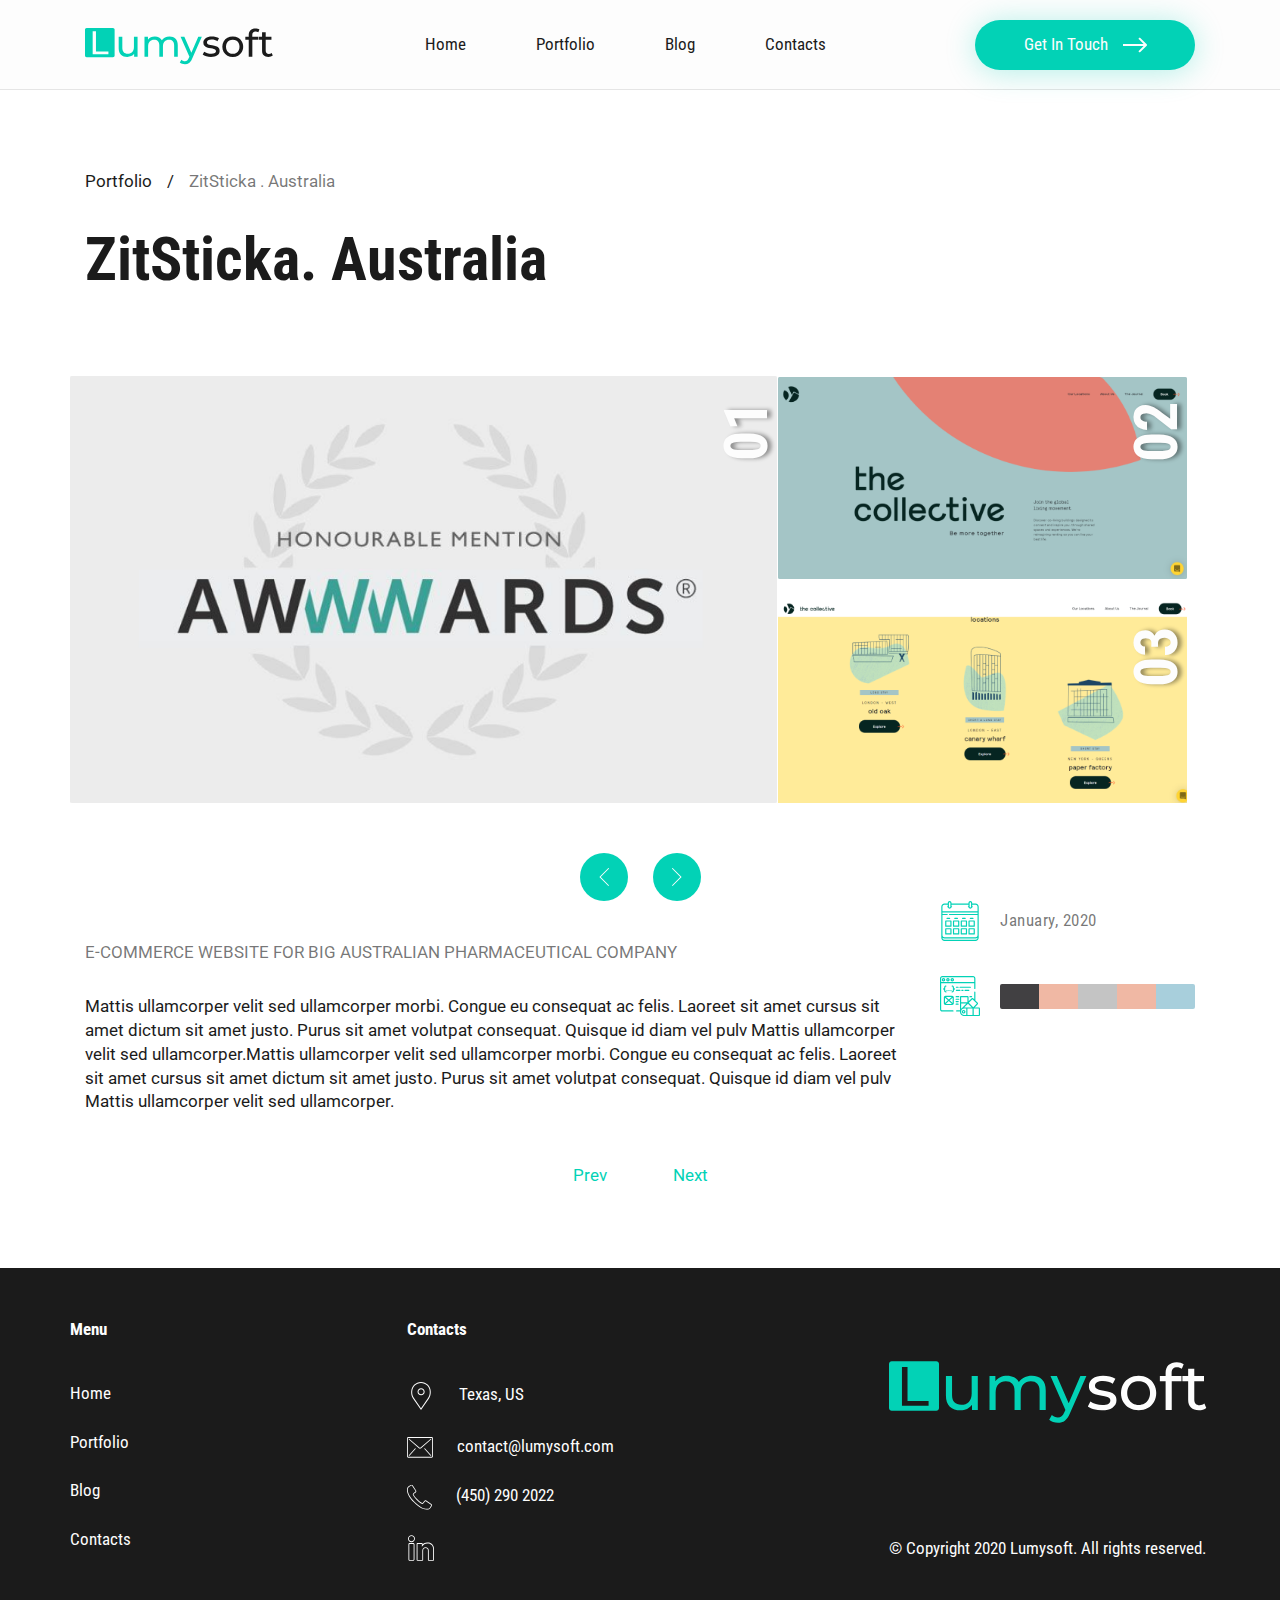
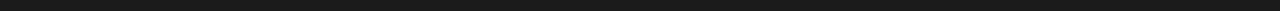
<file: portfolio_open.html>
<!DOCTYPE html>
<html lang="en">
  <head>
    <meta charset="UTF-8" />
    <meta name="viewport" content="width=device-width, initial-scale=1.0" />
    <meta http-equiv="X-UA-Compatible" content="ie=edge" />
    <title>portfolio_open</title>
    <link rel="stylesheet" href="css/bootstrap.min.css" />
    <link rel="stylesheet" href="css/swiper.min.css" />
    <link rel="stylesheet" href="css/slick.css" />
    <link rel="stylesheet" type="text/css" href="css/style.css" />
  </head>
  <body>
    <header class="header">
      <div class="container">
        <div class="header_row just_btwn">
          <div class="header_logo">
            <a href="">
              <svg
                width="190"
                height="43"
                viewBox="0 0 190 43"
                fill="none"
                xmlns="http://www.w3.org/2000/svg"
              >
                <path
                  d="M52.5667 13.6701V33.7229H49.1236V30.6961C48.3922 31.7303 47.4211 32.5375 46.2103 33.1176C45.0248 33.6725 43.7258 33.95 42.3133 33.95C39.6395 33.95 37.5334 33.2185 35.9947 31.7555C34.4561 30.2673 33.6868 28.0855 33.6868 25.21V13.6701H37.319V24.7938C37.319 26.736 37.7856 28.2116 38.7189 29.2205C39.6522 30.2042 40.989 30.6961 42.7295 30.6961C44.6465 30.6961 46.1599 30.116 47.2697 28.9557C48.3795 27.7954 48.9345 26.1558 48.9345 24.0371V13.6701H52.5667ZM84.5665 13.481C87.0891 13.481 89.0812 14.2124 90.5445 15.6754C92.0324 17.1384 92.7768 19.3076 92.7768 22.1831V33.7229H89.1446V22.5993C89.1446 20.6571 88.6905 19.1941 87.7825 18.2104C86.8999 17.2267 85.6259 16.7348 83.9611 16.7348C82.1197 16.7348 80.6567 17.3149 79.5721 18.4752C78.4874 19.6103 77.9452 21.2498 77.9452 23.3939V33.7229H74.313V22.5993C74.313 20.6571 73.8589 19.1941 72.9509 18.2104C72.068 17.2267 70.7943 16.7348 69.1295 16.7348C67.2881 16.7348 65.8251 17.3149 64.7406 18.4752C63.6559 19.6103 63.1137 21.2498 63.1137 23.3939V33.7229H59.4814V13.6701H62.9623V16.6591C63.6938 15.625 64.6522 14.843 65.8378 14.3133C67.0233 13.7584 68.3728 13.481 69.8862 13.481C71.4501 13.481 72.8374 13.7962 74.0481 14.4268C75.2589 15.0575 76.1921 15.9781 76.8479 17.1888C77.6047 16.0285 78.6514 15.1205 79.9883 14.4647C81.3504 13.8089 82.8762 13.481 84.5665 13.481ZM116.835 13.6701L107.111 35.7282C106.254 37.7713 105.245 39.2091 104.085 40.0415C102.95 40.8739 101.575 41.29 99.9606 41.29C98.9769 41.29 98.0186 41.1261 97.0851 40.7982C96.177 40.4955 95.4203 40.0415 94.8149 39.4361L96.3662 36.712C97.4001 37.6957 98.5985 38.1875 99.9606 38.1875C100.843 38.1875 101.575 37.9479 102.155 37.4687C102.76 37.0146 103.302 36.2201 103.782 35.085L104.425 33.6851L95.5717 13.6701H99.3552L106.355 29.7124L113.279 13.6701H116.835Z"
                  fill="#02D2B6"
                />
                <path
                  class="path_2"
                  d="M125.976 33.95C124.336 33.95 122.76 33.7355 121.246 33.3068C119.733 32.8527 118.548 32.2852 117.69 31.6042L119.203 28.7287C120.086 29.3593 121.158 29.8637 122.419 30.2421C123.681 30.6204 124.954 30.8096 126.241 30.8096C129.419 30.8096 131.008 29.9016 131.008 28.0855C131.008 27.4801 130.794 27.0008 130.365 26.6477C129.936 26.2946 129.394 26.0423 128.738 25.891C128.108 25.7144 127.2 25.5252 126.014 25.3235C124.4 25.0712 123.076 24.7812 122.041 24.4533C121.032 24.1253 120.162 23.5705 119.43 22.7885C118.699 22.0065 118.333 20.9093 118.333 19.4968C118.333 17.6807 119.09 16.2304 120.603 15.1457C122.116 14.0359 124.147 13.481 126.695 13.481C128.032 13.481 129.369 13.6449 130.705 13.9728C132.043 14.3008 133.14 14.7421 133.997 15.2971L132.446 18.1726C130.806 17.1132 128.877 16.5835 126.657 16.5835C125.119 16.5835 123.946 16.8357 123.138 17.3402C122.331 17.8446 121.927 18.5131 121.927 19.3455C121.927 20.0013 122.154 20.5184 122.608 20.8967C123.062 21.2751 123.618 21.5525 124.273 21.7291C124.954 21.9057 125.9 22.1075 127.111 22.3345C128.725 22.6119 130.024 22.9146 131.008 23.2425C132.017 23.5452 132.875 24.0749 133.581 24.8316C134.287 25.5883 134.64 26.6477 134.64 28.0098C134.64 29.8259 133.859 31.2762 132.294 32.3609C130.756 33.4203 128.65 33.95 125.976 33.95ZM147.768 33.95C145.776 33.95 143.985 33.5085 142.395 32.6257C140.806 31.7429 139.558 30.5322 138.65 28.9935C137.767 27.4297 137.325 25.664 137.325 23.6965C137.325 21.7291 137.767 19.9761 138.65 18.4374C139.558 16.8736 140.806 15.6628 142.395 14.8052C143.985 13.9224 145.776 13.481 147.768 13.481C149.761 13.481 151.539 13.9224 153.103 14.8052C154.692 15.6628 155.928 16.8736 156.811 18.4374C157.719 19.9761 158.173 21.7291 158.173 23.6965C158.173 25.664 157.719 27.4297 156.811 28.9935C155.928 30.5322 154.692 31.7429 153.103 32.6257C151.539 33.5085 149.761 33.95 147.768 33.95ZM147.768 30.7718C149.055 30.7718 150.203 30.4817 151.211 29.9016C152.246 29.2962 153.053 28.4638 153.633 27.4044C154.213 26.3198 154.503 25.0839 154.503 23.6965C154.503 22.3092 154.213 21.0859 153.633 20.0265C153.053 18.9419 152.246 18.1095 151.211 17.5294C150.203 16.9492 149.055 16.6591 147.768 16.6591C146.482 16.6591 145.322 16.9492 144.287 17.5294C143.279 18.1095 142.471 18.9419 141.866 20.0265C141.286 21.0859 140.996 22.3092 140.996 23.6965C140.996 25.0839 141.286 26.3198 141.866 27.4044C142.471 28.4638 143.279 29.2962 144.287 29.9016C145.322 30.4817 146.482 30.7718 147.768 30.7718ZM170.537 8.411C168.367 8.411 167.283 9.5839 167.283 11.9297V13.6701H173.11V16.6591H167.359V33.723H163.726V16.6591H160.321V13.6701H163.726V11.8919C163.726 9.89917 164.306 8.32275 165.467 7.16243C166.627 6.00214 168.254 5.422 170.348 5.422C171.155 5.422 171.911 5.52289 172.618 5.72468C173.324 5.92647 173.929 6.21654 174.434 6.5949L173.337 9.35689C172.504 8.72627 171.571 8.411 170.537 8.411ZM187.81 32.5501C187.28 33.0041 186.624 33.3572 185.842 33.6094C185.061 33.8365 184.253 33.95 183.421 33.95C181.403 33.95 179.839 33.4077 178.729 32.323C177.619 31.2384 177.064 29.6871 177.064 27.6693V16.6591H173.659V13.6701H177.064V9.28122H180.696V13.6701H186.447V16.6591H180.696V27.5179C180.696 28.6026 180.961 29.435 181.491 30.0151C182.046 30.5952 182.828 30.8853 183.837 30.8853C184.947 30.8853 185.893 30.57 186.674 29.9394L187.81 32.5501Z"
                  fill="#FDFDFD"
                />
                <path
                  fill-rule="evenodd"
                  clip-rule="evenodd"
                  d="M1.64502 4.93506C0.736502 4.93506 0 5.67156 0 6.58008V32.4892C0 33.3977 0.736503 34.1342 1.64502 34.1342H27.9654C28.8739 34.1342 29.6104 33.3977 29.6104 32.4892V6.58008C29.6104 5.67156 28.8739 4.93506 27.9654 4.93506H1.64502ZM10.96 8.2251H7.66991V31.2554H23.4292V28.3931H10.96V8.2251Z"
                  fill="#02D2B6"
                />
              </svg>
            </a>
          </div>
          <nav class="menu cond">
            <div class="menu_btn">
              <img src="./images/menuiconb.svg" alt="" />
            </div>
            <ul>
              <div class="close_btn">
                <img src="./images/closeiconb.svg" alt="" />
              </div>
              <li><a href="">Home</a></li>
              <li><a href="">Portfolio</a></li>
              <li><a href="">Blog</a></li>
              <li><a href="">Contacts</a></li>
              <a
                href=""
                class="main_btn"
                class="btn btn-primary"
                data-toggle="modal"
                data-target="#exampleModalCenter"
              >
                <span>
                  Get In Touch
                </span>
                <img src="./images/Arrow.svg" alt="" />
              </a>
            </ul>
          </nav>
          <a
            href=""
            class="main_btn"
            class="btn btn-primary"
            data-toggle="modal"
            data-target="#exampleModalCenter"
          >
            <span>
              Get In Touch
            </span>
            <img src="./images/Arrow.svg" alt="" />
          </a>
        </div>
      </div>
    </header>
    <!-- Modal -->
    <div
      class="modal fade contact_modal"
      id="exampleModalCenter"
      tabindex="-1"
      role="dialog"
      aria-labelledby="exampleModalCenterTitle"
      aria-hidden="true"
    >
      <div class="modal-dialog modal-dialog-centered" role="document">
        <div class="modal-content">
          <button
            type="button"
            class="close"
            data-dismiss="modal"
            aria-label="Close"
          >
            <img src="./images/closeiconb.svg" alt="" />
          </button>

          <div class="modal-body">
            <h3>
              Get in Touch
            </h3>
            <form action="" class="contacts_form">
              <input placeholder="Name" type="text" />
              <input placeholder="Email (Required)" type="email" required />
              <textarea name="" id="" placeholder="Message"></textarea>
              <div class="file_upload_wrap">
                <label for="file_choose" class="file_upload">
                  <img src="./images/sc.svg" alt="" />
                  <span>
                    Attach file
                  </span>
                </label>
                <div
                  class="fileupload fileupload-new"
                  data-provides="fileupload"
                >
                  <!-- <label for="file_choose"></label> -->
                  <span class="btn btn-primary btn-file">
                    <input id="file_choose" type="file"
                  /></span>
                  <span class="fileupload-preview"></span>
                  <a
                    href="#"
                    class="close fileupload-exists"
                    data-dismiss="fileupload"
                    style="float: none"
                  ></a>
                </div>
              </div>
              <button type="submit" class="main_btn">
                <span>
                  Send
                </span>

                <img src="./images/Arrow.svg" alt="" />
              </button>
            </form>
          </div>
        </div>
      </div>
    </div>
    <main class="portfolio_open temp_open temp">
      <div class="container">
        <div class="page_path">
          <a href="">
            <span>
              Portfolio
            </span>
          </a>

          <span class="page_path_line">
            /
          </span>

          <span class="page_path_date">
            ZitSticka . Australia
          </span>
        </div>
        <div class="temp_open_title">
          <h2>
            ZitSticka. Australia
          </h2>
        </div>
        <div class="sliders_wrap row">
          <div class="slider_main">
            <div class="main-slide">
              <div class="slider_main_img">
                <div class="cover_slide">
                  <a href="">
                    <img src="./images/shareicon.svg" alt="" />
                  </a>
                </div>
                <div class="number">
                  01
                </div>
                <img src="./images/649881.png" alt="" />
              </div>
            </div>
            <div class="main-slide">
              <div class="slider_main_img">
                <div class="cover_slide">
                  <a href="">
                    <img src="./images/shareicon.svg" alt="" />
                  </a>
                </div>
                <div class="number">
                  02
                </div>
                <img src="./images/649881.png" alt="" />
              </div>
            </div>
            <div class="main-slide">
              <div class="slider_main_img">
                <div class="cover_slide">
                  <a href="">
                    <img src="./images/shareicon.svg" alt="" />
                  </a>
                </div>
                <div class="number">
                  03
                </div>
                <img src="./images/649881.png" alt="" />
              </div>
            </div>
          </div>
          <div class="slider_sm">
            <div class="sm-slide">
              <div class="slider_main_img">
                <div class="number">
                  02
                </div>
                <img src="./images/649882.png" alt="" />
              </div>
            </div>
            <div class="sm-slide">
              <div class="slider_main_img">
                <div class="number">
                  03
                </div>
                <img src="./images/649884.png" alt="" />
              </div>
            </div>
            <div class="sm-slide">
              <div class="slider_main_img">
                <div class="number">
                  01
                </div>
                <img src="./images/649882.png" alt="" />
              </div>
            </div>
          </div>
        </div>
        <div class="slider_buttons">
          <div class=" swiper_button_prev slider_2_prev"></div>
          <div class="swiper_button_next slider_2_next"></div>
        </div>
        <div class="row">
          <div class="col-lg-8 col-xl-9">
            <div class="portfolio_open_text">
              <p class="portfolio_open_text_title">
                E-Commerce Website FOR BIG Australian pharmaceutical company
              </p>
              <p>
                Mattis ullamcorper velit sed ullamcorper morbi. Congue eu
                consequat ac felis. Laoreet sit amet cursus sit amet dictum sit
                amet justo. Purus sit amet volutpat consequat. Quisque id diam
                vel pulv Mattis ullamcorper velit sed ullamcorper.Mattis
                ullamcorper velit sed ullamcorper morbi. Congue eu consequat ac
                felis. Laoreet sit amet cursus sit amet dictum sit amet justo.
                Purus sit amet volutpat consequat. Quisque id diam vel pulv
                Mattis ullamcorper velit sed ullamcorper.
              </p>
            </div>
          </div>
          <div class="col-lg-4 col-xl-3">
            <div class="portfolio_open_date align_center">
              <img src="./images/calendar1.svg" alt="" />
              <span> January, 2020 </span>
            </div>
            <div class="portfolio_open_color align_center">
              <img src="./images/web1.svg" alt="" />
              <div class="colors">
                <a href="" title="#414042"></a>
                <a href="" title="#F0B8A4"></a>
                <a href="" title="#C4C4C4"></a>
                <a href="" title="#F0B8A4"></a>
                <a href="" title="#A8CFDC"></a>
              </div>
            </div>
          </div>
        </div>

        <div class="temp_open_buttons">
          <a href="">
            Prev
          </a>
          <a href="">
            Next
          </a>
        </div>
      </div>
    </main>
    <footer>
      <div class="container">
        <div class="row just_btwn">
          <div class="footer_menu">
            <p class="footer_title">Menu</p>
            <ul class="">
              <li><a href="">Home</a></li>
              <li><a href="">Portfolio</a></li>
              <li><a href="">Blog</a></li>
              <li><a href="">Contacts</a></li>
            </ul>
          </div>
          <div class="footer_menu">
            <p class="footer_title">Contacts</p>
            <ul class="">
              <li>
                <a href=""
                  ><svg
                    width="28"
                    height="28"
                    viewBox="0 0 28 28"
                    fill="none"
                    xmlns="http://www.w3.org/2000/svg"
                  >
                    <path
                      d="M14.0914 6.13574C12.1181 6.13574 10.512 7.74189 10.512 9.71519C10.512 11.6885 12.1181 13.2946 14.0914 13.2946C16.0647 13.2946 17.6709 11.6885 17.6709 9.71519C17.6709 7.74189 16.0647 6.13574 14.0914 6.13574ZM14.0914 12.2719C12.6816 12.2719 11.5347 11.125 11.5347 9.71519C11.5347 8.3054 12.6816 7.15844 14.0914 7.15844C15.5012 7.15844 16.6482 8.3054 16.6482 9.71519C16.6482 11.125 15.5012 12.2719 14.0914 12.2719Z"
                      fill="#FDFDFD"
                    />
                    <path
                      d="M20.9346 2.87225C19.0825 1.02014 16.6199 0 14.0007 0C11.3811 0 8.91893 1.02014 7.06682 2.87225C3.63924 6.29932 3.21328 12.7474 6.14434 16.6542L14.0007 28L21.8453 16.67C24.7882 12.7474 24.3622 6.29932 20.9346 2.87225ZM21.0159 16.0722L14.0007 26.2031L6.97426 16.0564C4.31576 12.5117 4.69671 6.68846 7.79038 3.5953C9.4492 1.93648 11.6547 1.0227 14.0007 1.0227C16.3468 1.0227 18.5523 1.93648 20.2116 3.5953C23.3053 6.68846 23.6862 12.5117 21.0159 16.0722Z"
                      fill="#FDFDFD"
                    />
                  </svg>
                  <span>Texas, US</span></a
                >
              </li>
              <li>
                <a href="mailto:contact@lumysoft.com ">
                  <svg
                    width="26"
                    height="21"
                    viewBox="0 0 26 21"
                    fill="none"
                    xmlns="http://www.w3.org/2000/svg"
                  >
                    <path
                      d="M24.7 0H1.3C0.582055 0 0 0.604199 0 1.34958V19.3439C0 20.0892 0.582004 20.6935 1.3 20.6935H24.7C25.4179 20.6935 26 20.0893 26 19.3439V1.34958C26 0.604252 25.418 0 24.7 0ZM25.1333 19.344C25.1333 19.5924 24.9393 19.7938 24.7 19.7938H1.3C1.06067 19.7938 0.866684 19.5924 0.866684 19.344V1.34958C0.866684 1.10112 1.06067 0.899735 1.3 0.899735H24.7C24.9393 0.899735 25.1333 1.10112 25.1333 1.34958V19.344Z"
                      fill="#FDFDFD"
                    />
                    <path
                      d="M23.8727 1.80154C23.7581 1.79116 23.6443 1.82843 23.5563 1.90518L13.5593 10.6233C13.2368 10.9046 12.7663 10.9046 12.4438 10.6233L2.44687 1.90513C2.3283 1.80181 2.1656 1.77197 2.02011 1.8269C1.87462 1.88183 1.76839 2.0132 1.74147 2.17151C1.71456 2.32982 1.77103 2.49098 1.8896 2.5943L11.8866 11.312C12.5309 11.8752 13.4722 11.8752 14.1166 11.312L24.1136 2.59436C24.2016 2.51765 24.2567 2.40779 24.2667 2.28891C24.2767 2.17003 24.2408 2.0519 24.1668 1.96054C24.093 1.86907 23.9872 1.81193 23.8727 1.80154Z"
                      fill="#FDFDFD"
                    />
                    <path
                      d="M8.33438 11.2501C8.18097 11.2145 8.02111 11.268 7.9165 11.3898L1.84986 18.1376C1.74007 18.2544 1.69975 18.4237 1.74454 18.58C1.78932 18.7365 1.91216 18.8554 2.06552 18.8909C2.21893 18.9265 2.37879 18.873 2.4834 18.7512L8.55005 12.0034C8.65983 11.8866 8.70016 11.7173 8.65537 11.5609C8.61058 11.4046 8.48779 11.2856 8.33438 11.2501Z"
                      fill="#FDFDFD"
                    />
                    <path
                      d="M18.083 11.3898C17.9785 11.268 17.8185 11.2145 17.6651 11.2501C17.5117 11.2856 17.3889 11.4046 17.3441 11.5609C17.2994 11.7174 17.3397 11.8866 17.4495 12.0033L23.5161 18.7511C23.6806 18.926 23.9496 18.9326 24.1218 18.7658C24.294 18.599 24.3064 18.32 24.1497 18.1375L18.083 11.3898Z"
                      fill="#FDFDFD"
                    />
                  </svg>

                  <span>
                    contact@lumysoft.com
                  </span></a
                >
              </li>
              <li>
                <a href="tel:4502902022">
                  <svg
                    width="25"
                    height="26"
                    viewBox="0 0 25 26"
                    fill="none"
                    xmlns="http://www.w3.org/2000/svg"
                  >
                    <g clip-path="url(#clip0)">
                      <path
                        d="M24.3442 19.9806L19.2841 16.6061C18.642 16.1813 17.7812 16.3211 17.3065 16.9273L15.8325 18.8224C15.643 19.072 15.2988 19.1444 15.0248 18.9924L14.7444 18.8378C13.8149 18.3312 12.6585 17.7005 10.3284 15.3696C7.99831 13.0387 7.36632 11.8813 6.85971 10.9536L6.70597 10.6732C6.55165 10.3992 6.62273 10.0534 6.8726 9.86251L8.76646 8.389C9.37242 7.91421 9.51239 7.0537 9.08809 6.41136L5.71359 1.35127C5.27874 0.697171 4.40631 0.500813 3.73312 0.905489L1.61718 2.17654C0.952333 2.5674 0.464564 3.20041 0.256148 3.94293C-0.5058 6.71918 0.0674056 11.5106 7.12554 18.5695C12.7401 24.1837 16.9199 25.6935 19.7929 25.6935C20.454 25.6963 21.1126 25.6103 21.7509 25.4377C22.4936 25.2295 23.1267 24.7417 23.5173 24.0767L24.7896 21.962C25.1949 21.2886 24.9986 20.4157 24.3442 19.9806ZM24.0718 21.5345L22.8024 23.6505C22.5219 24.1305 22.0665 24.4834 21.5317 24.6353C18.9688 25.339 14.4911 24.7561 7.715 17.9801C0.938908 11.204 0.356133 6.7267 1.05979 4.16335C1.21191 3.62789 1.56528 3.17195 2.04587 2.89103L4.16182 1.62164C4.45391 1.44589 4.83257 1.53108 5.02126 1.81492L6.85434 4.56701L8.39288 6.87457C8.57713 7.15319 8.51659 7.52663 8.25374 7.7328L6.35944 9.20631C5.78296 9.64711 5.61834 10.4447 5.97327 11.0777L6.12369 11.351C6.65613 12.3275 7.31809 13.5423 9.73482 15.9587C12.1516 18.375 13.366 19.037 14.342 19.5694L14.6157 19.7202C15.2487 20.0751 16.0463 19.9105 16.4871 19.334L17.9607 17.4397C18.1669 17.177 18.5402 17.1165 18.8189 17.3006L23.8785 20.6751C24.1626 20.8636 24.2478 21.2425 24.0718 21.5345Z"
                        fill="#FDFDFD"
                      />
                    </g>
                    <defs>
                      <clipPath id="clip0">
                        <rect
                          y="0.693359"
                          width="25"
                          height="25"
                          fill="white"
                        />
                      </clipPath>
                    </defs>
                  </svg>
                  <span>
                    (450) 290 2022
                  </span>
                </a>
              </li>
              <li>
                <a href=""
                  ><svg
                    width="27"
                    height="26"
                    viewBox="0 0 27 26"
                    fill="none"
                    xmlns="http://www.w3.org/2000/svg"
                  >
                    <path
                      d="M4.50219 0.217285C3.54887 0.217285 2.68219 0.563969 2.03219 1.21397C1.33887 1.90729 0.992188 2.77392 0.992188 3.68392C0.992188 4.63723 1.38219 5.50392 2.03219 6.15392C2.68219 6.80392 3.59219 7.19392 4.45887 7.1506C4.45887 7.1506 4.50219 7.1506 4.54555 7.1506C5.41224 7.1506 6.23555 6.80392 6.88555 6.15392C7.53555 5.50392 7.92555 4.63723 7.92555 3.68392C7.96887 2.77392 7.57887 1.90723 6.92887 1.25723C6.27887 0.563918 5.41219 0.217285 4.50219 0.217285ZM6.27887 5.54729C5.80219 6.02397 5.15219 6.32729 4.45887 6.28397C3.80887 6.28397 3.11555 6.02397 2.63887 5.54729C2.11887 5.0706 1.85887 4.37729 1.85887 3.68397C1.85887 2.99065 2.11887 2.34065 2.63887 1.82065C3.11555 1.34397 3.76555 1.08397 4.50219 1.08397C5.15219 1.08397 5.80219 1.34397 6.27887 1.82065C6.79887 2.34065 7.05887 2.99065 7.05887 3.68397C7.05887 4.37729 6.79887 5.0706 6.27887 5.54729Z"
                      fill="white"
                    />
                    <path
                      d="M6.19246 8.01709H2.68246C1.98915 8.01709 1.42578 8.58041 1.42578 9.31709V24.4838C1.42578 25.1771 2.03246 25.7838 2.72578 25.7838H6.19246C6.88578 25.7838 7.49246 25.1771 7.49246 24.5271V9.31709C7.49246 8.62372 6.88578 8.01709 6.19246 8.01709ZM6.62578 24.5271C6.62578 24.7438 6.40909 24.9171 6.19246 24.9171H2.72578C2.5091 24.9171 2.29246 24.7004 2.29246 24.4838V9.31709C2.29246 9.10041 2.46578 8.88377 2.68246 8.88377H6.19246C6.40914 8.88377 6.62578 9.10046 6.62578 9.31709V24.5271Z"
                      fill="white"
                    />
                    <path
                      d="M20.9272 7.58398H20.0172C18.3272 7.58398 16.7239 8.32067 15.6839 9.49067V8.88398C15.6839 8.45067 15.2506 8.0173 14.8172 8.0173H10.4839C10.0939 8.0173 9.61719 8.36398 9.61719 8.84062V25.0039C9.61719 25.4806 10.0939 25.7839 10.4839 25.7839H15.2506C15.6406 25.7839 16.1172 25.4806 16.1172 25.0039V15.6439C16.1172 14.2139 17.1572 13.0872 18.5006 13.0872C19.1939 13.0872 19.8439 13.3473 20.3206 13.8239C20.7539 14.2139 20.9272 14.8206 20.9272 15.6006V24.9173C20.9272 25.3506 21.3606 25.784 21.7939 25.784H26.1272C26.5606 25.784 26.9939 25.3507 26.9939 24.9173V13.7373C26.9939 10.2707 24.3506 7.58398 20.9272 7.58398ZM26.1272 24.874L26.0839 24.9173H21.8372L21.7939 15.6007C21.7939 14.5607 21.5339 13.7807 20.9706 13.2174C20.3206 12.5674 19.4539 12.2207 18.5439 12.2207C16.7239 12.264 15.2939 13.7374 15.2939 15.644V24.9173H10.5272V8.88398H14.8172L14.8605 8.9273V11.6573L16.0305 10.4873L16.0738 10.444C16.9405 9.23067 18.4571 8.45067 20.0605 8.45067H20.9705C23.8738 8.45067 26.1272 10.7907 26.1272 13.7374V24.874Z"
                      fill="white"
                    />
                  </svg>
                </a>
              </li>
            </ul>
          </div>
          <div class="copy_logo">
            <a href="">
              <img src="./images/logo_lumy1.svg" alt="" />
            </a>
            <p>
              © Copyright 2020 Lumysoft. All rights reserved.
            </p>
          </div>
        </div>
      </div>
    </footer>
    <div id="controls" class="controls"></div>
    <script src="js/jquery-3.4.1.min.js"></script>
    <script
      src="https://stackpath.bootstrapcdn.com/bootstrap/4.3.1/js/bootstrap.min.js"
      integrity="sha384-JjSmVgyd0p3pXB1rRibZUAYoIIy6OrQ6VrjIEaFf/nJGzIxFDsf4x0xIM+B07jRM"
      crossorigin="anonymous"
    ></script>
    <script src="js/swiper.min.js"></script>
    <script src="js/slick.js"></script>
    <script src="js/custom.js"></script>
  </body>
</html>
</file>
<file: css/style.css>
@import url("https://fonts.googleapis.com/css?family=Roboto+Condensed:300,400,700|Roboto:300,300i,400,400i,500,500i,700,700i,900&display=swap&subset=cyrillic");
body { padding: 0; margin: 0; overflow-x: hidden !important; }

* { margin: 0; padding: 0; outline: 0; box-sizing: border-box; }

*::after, *::before { box-sizing: inherit; outline: 0; }

*:active, *:focus, *:hover, *:visited { outline: 0; -webkit-tap-highlight-color: transparent; }

/* Webkit autofill background fix */
html body input:-webkit-autofill, html body input:-webkit-autofill:hover, html body input:-webkit-autofill:focus, html body input:-webkit-autofill:active, textarea:-webkit-autofill, textarea:-webkit-autofill:hover, textarea:-webkit-autofill:focus, textarea:-webkit-autofill:active { transition: background-color 500000s ease-in-out 0s !important; }

button, input, hr, optgroup, select, textarea, p, h1, h2, h3, h4, h5, h6 { margin: 0; }

progress, sub, sup { vertical-align: baseline; }

pre, code { overflow: auto; }

embed, iframe, img, legend, object, pre, details { max-width: 100%; display: block; border: 0; outline: 0; }

html { line-height: 1.15; -webkit-text-size-adjust: 100%; }

a { background-color: transparent; text-decoration: unset; color: unset; }

a:active, a:focus, a:hover, a:visited { color: unset; text-decoration: unset; }

b, strong { font-weight: bold; }

code, kbd, samp, pre { font-family: monospace, monospace; font-size: 1em; }

small { font-size: 80%; }

sub, sup { font-size: 75%; line-height: 0; position: relative; }

sub { bottom: -0.25em; }

sup { top: -0.5em; }

img { border: none; height: auto; }

button, select, input, textarea, label { text-transform: unset; border: none; outline: none; background: unset; }

[type="button"], [type="reset"], [type="submit"], button { -webkit-appearance: button; }

[type="button"]::-moz-focus-inner, [type="reset"]::-moz-focus-inner, [type="submit"]::-moz-focus-inner, button::-moz-focus-inner { border-style: none; padding: 0; }

[type="button"]:-moz-focusring, [type="reset"]:-moz-focusring, [type="submit"]:-moz-focusring, button:-moz-focusring { outline: ButtonText dotted 1px; }

textarea { width: 100%; display: block; resize: vertical; }

[type="checkbox"], [type="radio"] { box-sizing: border-box; padding: 0; }

[type="number"]::-webkit-inner-spin-button, [type="number"]::-webkit-outer-spin-button { height: auto; }

[type="search"]::-webkit-search-decoration { -webkit-appearance: none; }

::-webkit-file-upload-button { -webkit-appearance: button; font: inherit; }

.hide, .hidden, [hidden] { display: none; }

body, button, input, optgroup, select, textarea { color: #404040; font-family: sans-serif; font-size: 1rem; line-height: 1.5; }

cite, dfn, em, i { font-style: italic; }

blockquote { margin: 0 1.5em; }

address { margin: 0 0 1.5em; }

pre { background: #eee; font-family: "Courier 10 Pitch", Courier, monospace; font-size: 0.9375rem; line-height: 1.6; margin-bottom: 1.6em; padding: 1.6em; color: #000; }

code, kbd, tt, var { font-family: Monaco, Consolas, "Andale Mono", "DejaVu Sans Mono", monospace; font-size: 0.9375rem; }

abbr, acronym { border-bottom: 1px dotted #666; cursor: help; }

ins, mark { background: #fff9c0; text-decoration: none; }

big { font-size: 125%; }

ol, ul { margin: 0; padding: 0; list-style-type: none; }

ol { list-style-type: decimal; }

li > ol, li > ul { margin: 0; padding: 0; }

dt { font-weight: 700; }

dd { margin: 0 1.5em 1.5em; }

figure { margin: 0; }

table { margin: 0; width: auto; }

input[type="color"]:focus, input[type="date"]:focus, input[type="datetime-local"]:focus, input[type="datetime"]:focus, input[type="email"]:focus, input[type="month"]:focus, input[type="number"]:focus, input[type="password"]:focus, input[type="range"]:focus, input[type="search"]:focus, input[type="tel"]:focus, input[type="text"]:focus, input[type="time"]:focus, input[type="url"]:focus, input[type="week"]:focus, textarea:focus { color: inherit; }

a:active, a:focus, a:hover { color: inherit; }

input { -webkit-appearance: none; -moz-appearance: none; appearance: none; }

input[type="search"] { -webkit-appearance: textfield; -moz-appearance: textfield; appearance: textfield; outline: none; }

input::-webkit-search-cancel-button { display: none; pointer-events: none; opacity: 0; visibility: hidden; }

body { font-family: "Roboto", sans-serif; font-style: normal; font-weight: normal; font-size: 20px; line-height: 140%; color: #1b1b1b; }

a:hover { cursor: pointer; }

button { cursor: pointer; outline: none !important; }

textarea { resize: none; }

button { font-size: unset; }

.cond { font-family: "Roboto Condensed", sans-serif; }

.just_center { -webkit-justify-content: center; -ms-flex-pack: center; justify-content: center; display: -webkit-flex; display: -ms-flexbox; display: flex; }

.just_btwn { -webkit-justify-content: space-between; -ms-flex-pack: justify; justify-content: space-between; display: -webkit-flex; display: -ms-flexbox; display: flex; }

.align_center { display: -webkit-flex; display: -ms-flexbox; display: flex; -webkit-align-items: center; -ms-flex-align: center; align-items: center; }

section { border-top: 0.4px solid rgba(27, 27, 27, 0.3); }

.main_btn { background: #02d2b6; box-shadow: 0px 2px 30px rgba(2, 210, 182, 0.3); border-radius: 40px; display: -webkit-flex; display: -ms-flexbox; display: flex; -webkit-justify-content: center; -ms-flex-pack: center; justify-content: center; -webkit-align-items: center; -ms-flex-align: center; align-items: center; height: 55px; width: 220px; transition: all 0.3s; }

.main_btn span { font-family: "Roboto Condensed", sans-serif; margin-right: 15px; transition: all 0.3s; }

.main_btn:hover { box-shadow: 0px 2px 30px rgba(2, 210, 182, 0.7); }

.main_btn:hover span { margin-left: -5px; margin-right: 10px; }

#controls { display: none !important; }

.canvas_container { width: 100%; position: absolute; top: 0%; left: 0; height: 100%; z-index: 1; }

.first_view { position: relative; height: 100vh; width: 100vw; }

.first_view_text { color: #fdfdfd; position: absolute; z-index: 2; -webkit-transform: translate(0, -50%); -ms-transform: translate(0, -50%); transform: translate(0, -50%); left: 0; top: 50%; height: -webkit-fit-content; height: -moz-fit-content; height: fit-content; width: -webkit-fit-content; width: -moz-fit-content; width: fit-content; }

.first_view_text_sm { font-size: 24px; line-height: 120%; position: relative; margin-left: 20px; }

.first_view_text_sm::after { content: ""; position: absolute; right: 0; top: -17px; width: 62%; height: 1px; background-color: #fdfdfd; }

.first_view_text_lg { font-size: 120px; font-weight: bold; line-height: 120%; }

.first_view_text_wrap { position: relative; height: 100%; width: 50%; z-index: 2; }

.line_down_a { position: absolute; bottom: 25px; left: 50%; display: block; z-index: 2; height: 9.3vh; width: 7px; -webkit-transform: translate(-50%, 0); -ms-transform: translate(-50%, 0); transform: translate(-50%, 0); }

.line_down { background-color: #fbfbfb; width: 1px; margin: 0 auto; height: 30px; position: absolute; }

.line_down_1 { top: 0px; -webkit-animation: pulsate1 1s infinite linear; animation: pulsate1 1s infinite linear; }

.line_down_2 { top: 20px; -webkit-animation: pulsate1 1s infinite linear; animation: pulsate1 1s infinite linear; -webkit-animation-delay: 0.3s; animation-delay: 0.3s; }

.line_down_3 { top: 40px; -webkit-animation: pulsate1 1s infinite linear; animation: pulsate1 1s infinite linear; -webkit-animation-delay: 0.7s; animation-delay: 0.7s; }

@-webkit-keyframes pulsate1 { 0% { opacity: 1; }
  50% { opacity: 0.5; }
  100% { opacity: 0.1; } }

@keyframes pulsate1 { 0% { opacity: 1; }
  50% { opacity: 0.5; }
  100% { opacity: 0.1; } }

header { height: 90px; width: 100vw; position: fixed; top: 0; left: 0; z-index: 90; background-color: #1b1b1b; color: #fdfdfd; transition: all 0.3s; }

header .container { height: 100%; }

.menu { color: #fbfbfb; height: 100%; }

.menu ul { display: -webkit-flex; display: -ms-flexbox; display: flex; }

.menu li:not(:last-child) { margin-right: 70px; }

.menu a { display: -webkit-flex; display: -ms-flexbox; display: flex; height: 90px; -webkit-align-items: center; -ms-flex-align: center; align-items: center; position: relative; }

.menu a:after { content: ""; height: 3px; width: 0px; left: 50%; -webkit-transform: translate(-50%, 0%); -ms-transform: translate(-50%, 0%); transform: translate(-50%, 0%); bottom: 0; transition: width 0.3s; background-color: #02d2b6; display: block; position: absolute; }

.menu a:hover:after { width: calc(100% + 14px); }

.header_row { -webkit-align-items: center; -ms-flex-align: center; align-items: center; height: 100%; }

.second_view { background-color: #1b1b1b; padding-top: 47px; padding-bottom: 60px; color: rgba(253, 253, 253, 0.8); }

.second_view h2 { margin-bottom: 60px; }

.we_have__block { width: 50%; }

.we_have__block_content { margin: 0 auto; width: 50%; text-align: center; max-width: 235px; font-family: "Roboto Condensed", sans-serif; font-size: 16px; line-height: 19px; }

.we_have__block_content img { margin: 0 auto; }

.we_have__block_content_title { font-size: 30px; line-height: 35px; margin-top: 23px; margin-bottom: 33px; }

.lines { position: relative; display: -webkit-flex; display: -ms-flexbox; display: flex; -webkit-justify-content: center; -ms-flex-pack: center; justify-content: center; margin-bottom: 40px; }

.lines .dashed_line { border-top: 1px dashed #fdfdfd; width: 24%; height: 50px; }

.lines .dashed_line_1 { -webkit-transform: rotate(-11.98deg); -ms-transform: rotate(-11.98deg); transform: rotate(-11.98deg); }

.lines .dashed_line_2 { -webkit-transform: rotate(12.02deg); -ms-transform: rotate(12.02deg); transform: rotate(12.02deg); margin-left: -10px; }

.we_have__block_dot { width: 4px; height: 4px; border-radius: 50%; background-color: #fdfdfd; position: absolute; top: -38px; left: calc(50% - 2px); }

.third_view { min-height: 100vh; overflow: hidden; position: relative; display: -webkit-flex; display: -ms-flexbox; display: flex; -webkit-align-items: center; -ms-flex-align: center; align-items: center; padding-top: 83px; padding-bottom: 70px; border-top: 0.4px solid rgba(27, 27, 27, 0.3); }

.third_view_bg { position: absolute; z-index: -1; }

.third_view_bg_1 { top: 0; left: 0; }

.third_view_bg_2 { right: 0; bottom: 0; }

.third_view h2 { margin-bottom: 13vh; }

.section_title { margin-bottom: 60px; }

.section_title_sm { color: rgba(27, 27, 27, 0.6); display: -webkit-flex; display: -ms-flexbox; display: flex; -webkit-align-items: center; -ms-flex-align: center; align-items: center; margin-bottom: 40px; }

.section_title_sm_line { width: 125px; height: 1px; background-color: rgba(27, 27, 27, 0.6); margin-right: 12px; }

h2 { font-style: normal; font-weight: bold; font-size: 80px; line-height: 120%; font-family: "Roboto Condensed", sans-serif; color: #1b1b1b; }

.aboutus_home_block { background: #fdfdfd; border: 1px solid rgba(27, 27, 27, 0.3); padding: 60px 20px 40px 20px; position: relative; width: 100%; height: 100%; display: -webkit-flex; display: -ms-flexbox; display: flex; -webkit-flex-direction: column; -ms-flex-direction: column; flex-direction: column; -webkit-justify-content: space-between; -ms-flex-pack: justify; justify-content: space-between; }

.aboutus_home_block:before { content: ""; width: 150px; height: 2px; background-color: #fdfdfd; position: absolute; top: -1px; right: 50%; -webkit-transform: translate(50%, 0); -ms-transform: translate(50%, 0); transform: translate(50%, 0); }

.aboutus_home_block_title { font-style: normal; font-weight: bold; font-size: 30px; line-height: 140%; font-family: "Roboto Condensed", sans-serif; color: #1b1b1b; margin-bottom: 30px; margin-left: 30px; }

.aboutus_home_block_img { position: absolute; top: -28px; left: 50%; -webkit-transform: translate(-50%, 0); -ms-transform: translate(-50%, 0); transform: translate(-50%, 0); width: 54px; height: 54px; }

.aboutus_home_block_img img { position: relative; z-index: 2; }

.aboutus_home_block .more_btn { margin-top: 20px; }

.more_btn { display: -webkit-flex; display: -ms-flexbox; display: flex; -webkit-align-items: center; -ms-flex-align: center; align-items: center; }

.more_btn span { font-size: 22px; line-height: 140%; font-family: "Roboto Condensed", sans-serif; color: #02d2b6; margin-right: 20px; transition: all 0.3s; }

.more_btn:hover span { margin-right: 10px; }

.technology { height: auto; }

.technology .col-lg-4 { margin-top: 70px; }

.technology .aboutus_home_block_img { top: auto; bottom: -28px; }

.technology .aboutus_home_block:before { top: auto; bottom: -1px; }

.fourth_view { background-image: url("../images/fourth_bg.png"); height: 630px; background-repeat: no-repeat; position: relative; background-size: cover; display: -webkit-flex; display: -ms-flexbox; display: flex; -webkit-align-items: center; -ms-flex-align: center; align-items: center; }

.fourth_view:after { content: ""; width: 100%; height: 100%; position: absolute; top: 0; left: 0; background: linear-gradient(109.96deg, rgba(0, 0, 0, 0.5) -1.4%, rgba(0, 0, 0, 0.415) 102.21%); }

.fourth_view_title { margin-bottom: 57px; font-weight: bold; font-size: 60px; line-height: 70px; text-align: center; text-transform: uppercase; color: #fdfdfd; font-family: "Roboto Condensed", sans-serif; position: relative; z-index: 2; }

.fourth_view .main_btn { margin: 0 auto; z-index: 2; position: relative; }

.fourth_view .main_btn span { color: #fdfdfd; }

.fifth_view { padding: 80px 0; }

.slider_buttons { display: -webkit-flex; display: -ms-flexbox; display: flex; -webkit-justify-content: center; -ms-flex-pack: center; justify-content: center; margin-top: 50px; }

.slider_buttons div { cursor: pointer; background-image: url("../images/Vector.svg"); background-position: center center; background-repeat: no-repeat; background-color: #02d2b6; width: 48px; height: 48px; border-radius: 50%; transition: all 0.3s; }

.slider_buttons div:hover { box-shadow: 0px 2px 30px rgba(2, 210, 182, 0.7); }

.swiper_button_next { margin-left: 25px; -webkit-transform: scale(-1, 1); -ms-transform: scale(-1, 1); transform: scale(-1, 1); }

.sixth_view { background-color: #1b1b1b; padding-top: 180px; padding-bottom: 83px; color: #fdfdfd; }

.sixth_view p { font-style: normal; font-weight: normal; font-size: 18px; line-height: 160%; margin-bottom: 20px; }

h3 { font-style: normal; font-weight: bold; font-size: 50px; line-height: 115%; text-transform: uppercase; font-family: "Roboto Condensed", sans-serif; }

.date { font-family: "Roboto Condensed", sans-serif; font-style: normal; font-weight: normal; font-size: 14px; line-height: 140%; letter-spacing: 0.03em; margin: 25px 0; }

.tag { display: -webkit-inline-flex; display: -ms-inline-flexbox; display: inline-flex; -webkit-align-items: center; -ms-flex-align: center; align-items: center; }

.tag span { font-style: normal; font-weight: normal; font-size: 14px; line-height: 160%; margin-left: 5px; }

.tag:not(:last-child) { margin-right: 35px; }

.btn_2 { display: -webkit-flex; display: -ms-flexbox; display: flex; -webkit-align-items: center; -ms-flex-align: center; align-items: center; -webkit-justify-content: center; -ms-flex-pack: center; justify-content: center; border: 1px solid #02d2b6; border-radius: 40px; height: 55px; width: 220px; transition: all 0.3s; }

.btn_2:hover { box-shadow: 0px 2px 30px rgba(2, 210, 182, 0.3); }

.btn_2:hover span { margin-left: -5px; margin-right: 10px; }

.btn_2 span { font-size: 20px; line-height: 20px; color: #02d2b6; font-family: "Roboto Condensed", sans-serif; margin-right: 15px; transition: all 0.3s; }

.sixth_view_btn_col { display: -webkit-flex; display: -ms-flexbox; display: flex; -webkit-justify-content: flex-end; -ms-flex-pack: end; justify-content: flex-end; margin-top: 44px; }

.img_wrap { position: relative; overflow: hidden; }

.number_img span { position: absolute; top: 15px; right: 0; font-family: "Roboto Condensed", sans-serif; font-style: normal; font-weight: bold; font-size: 60px; line-height: 70px; color: #fdfdfd; -webkit-transform: rotate(-90deg); -ms-transform: rotate(-90deg); transform: rotate(-90deg); }

.seventh_view_posts .row:nth-child(even) .text_col { -webkit-order: 2; -ms-flex-order: 2; order: 2; }

.seventh_view_posts .row:not(:first-child) > div { margin-top: 115px; }

.seventh_view { position: relative; padding: 83px 0 52px 0; }

.seventh_view .main_btn { color: #fdfdfd; }

.text_block h3 { margin-bottom: 30px; margin-top: 20px; }

.text_block p { margin-bottom: 20px; }

.text_block .more_btn { margin-top: 30px; }

.test_block_img { width: 140px; height: 140px; position: relative; border-radius: 50%; border: 1px solid #02d2b6; overflow: hidden; }

.test_block_img::after { content: ""; background-color: transparent; width: 100%; height: 100%; border: 5px solid #fbfbfb; border-radius: 50%; position: absolute; top: 0; left: 0; }

.test_block_img img { width: 100%; height: 100%; -o-object-fit: cover; object-fit: cover; }

.test_block_img_wrap { margin: 0 auto; padding: 0 16px; background-color: #fdfdfd; width: -webkit-fit-content; width: -moz-fit-content; width: fit-content; margin-top: -70px; margin-bottom: 25px; }

.test_block { border: 1px solid rgba(27, 27, 27, 0.3); width: 100%; height: 100%; padding: 0 25px 45px; text-align: center; }

.test_block_wrap { padding-top: 80px; }

.test_block_title { font-family: "Roboto Condensed", sans-serif; font-style: normal; font-weight: bold; font-size: 30px; line-height: 35px; text-transform: uppercase; margin-bottom: 20px; }

.test_block_pos { font-style: normal; font-weight: normal; font-size: 18px; line-height: 21px; color: rgba(27, 27, 27, 0.6); }

.test_block_test { font-style: italic; font-weight: normal; font-size: 20px; line-height: 30px; text-align: center; color: rgba(27, 27, 27, 0.8); }

.test_block_line { width: 27%; height: 1px; background-color: #02d2b6; margin: 25px auto; }

.eight_view { padding: 80px 0; }

footer { background-color: #1b1b1b; color: #fdfdfd; padding: 50px 0; font-family: "Roboto Condensed", sans-serif; }

footer li:not(:last-child) { margin-bottom: 35px; }

footer li svg { margin-right: 20px; }

.footer_title { margin-bottom: 60px; font-weight: bold; }

.copy_logo { display: -webkit-flex; display: -ms-flexbox; display: flex; -webkit-flex-direction: column; -ms-flex-direction: column; flex-direction: column; -webkit-justify-content: space-between; -ms-flex-pack: justify; justify-content: space-between; }

.copy_logo a { margin-top: 80px; }

.workflow_block { background-image: url("../images/dots.png"); background-repeat: no-repeat; display: -webkit-flex; display: -ms-flexbox; display: flex; background-size: 100%; -webkit-flex-direction: column; -ms-flex-direction: column; flex-direction: column; height: 380px; -webkit-justify-content: space-between; -ms-flex-pack: justify; justify-content: space-between; padding: 0px 70px 0 75px; background-position: right top; }

.workflow_block div { text-align: center; }

.workflow_block div img { margin: 0 auto; }

.with_dot { position: relative; }

.with_dot p { margin-top: 10px; }

.dot { background: #02d2b6; width: 30px; height: 30px; margin: 0 auto; margin-bottom: 30px; border-radius: 50%; }

.menu_btn, .close_btn, .first_view .main_btn { display: none; }

.workflow_block .with_dot { position: absolute; min-width: 160px; }

.workflow_block .row:first-child { height: 50%; }

.workflow_block .row:first-child > div { top: 0; }

.workflow_block .row:last-child { height: 1px; }

.workflow_block .row:last-child > div { top: -30px; }

.workflow_block .row { position: relative; }

.workflow_block .row > div:nth-child(1) { left: -25px; }

.workflow_block .row > div:nth-child(2) { left: 50%; -webkit-transform: translate(-50%, 0); -ms-transform: translate(-50%, 0); transform: translate(-50%, 0); }

.workflow_block .row > div:nth-child(3) { right: 0; right: -25px; }

.workflow { padding-bottom: 250px; }

.third_view_bg { width: 30vw; }

#container { background-color: #1b1b1b; }

.section_title { text-transform: uppercase; }

.menu ul { margin-right: -70px; }

footer li:hover, .contacts_list li:hover { color: #02d2b6; }

footer li:hover span, .contacts_list li:hover span { color: #02d2b6; }

footer li:hover path, .contacts_list li:hover path { fill: #02d2b6; }

.tag:hover { color: #02d2b6; }

.line_down { background-image: url("../images/Arrow3.svg"); width: 30px; background-color: transparent; background-size: cover; background-position-y: bottom; }

.second_view h2 { color: #fbfbfb; text-align: center; }

.header { position: static; background-color: #fdfdfd; border-bottom: 1px solid #e5e5e5; }

.header .menu a { color: #1b1b1b; }

.temp { padding: 80px 0; }

.blog p { font-style: normal; font-weight: normal; font-size: 18px; line-height: 160%; margin-bottom: 20px; }

.blog .img_wrap img { margin: 0 auto; }

.blog_post_text { margin-top: 5px; }

.blog .img_wrap { max-height: 300px; }

.blog_content .row { margin-top: 80px; }

.header .path_2 { fill: #1b1b1b; }

.page-link { color: rgba(27, 27, 27, 0.6); border: none; display: -webkit-flex; display: -ms-flexbox; display: flex; -webkit-align-items: center; -ms-flex-align: center; align-items: center; -webkit-justify-content: center; -ms-flex-pack: center; justify-content: center; padding: 0; width: 40px; height: 40px; }

.page-item:not(:last-child) { margin-right: 10px; }

.btn_pag .page-link { width: auto; }

.page-item.active .page-link { background-color: #02d2b6; color: #fdfdfd; border-radius: 50%; }

.disabled.btn_pag { display: none; }

nav .pagination { margin-top: 80px; }

.filters { margin-top: 55px; position: relative; }

.filters ul { display: -webkit-flex; display: -ms-flexbox; display: flex; width: 85%; -webkit-justify-content: space-between; -ms-flex-pack: justify; justify-content: space-between; -webkit-align-items: center; -ms-flex-align: center; align-items: center; }

.filters ul .active_li { padding: 17px 40px; color: #02d2b6; border: 1px solid #02d2b6; border-radius: 40px; }

.filters_wrap { position: relative; }

.filters_wrap::after { width: 0px; height: 100%; right: 0; top: 0; background: linear-gradient(270deg, #fdfdfd 0%, rgba(253, 253, 253, 0) 105.56%); }

.filters_wrap:before, .filters_wrap::after { content: ""; position: absolute; }

.filters_wrap:before { display: none; background-image: url("../images/ar1.svg"); width: 10px; height: 18px; top: 50%; -webkit-transform: translate(0, -50%); -ms-transform: translate(0, -50%); transform: translate(0, -50%); right: 25px; z-index: 1; }

.page_path { display: -webkit-flex; display: -ms-flexbox; display: flex; -webkit-align-items: center; -ms-flex-align: center; align-items: center; margin-bottom: 38px; }

.page_path_date { color: rgba(27, 27, 27, 0.6); }

.page_path_line { margin: 0 15px; }

.temp_open_title { text-transform: none; margin-bottom: 80px; }

.slider_main_img { position: relative; }

.slider_main_img .number { position: absolute; top: 20px; right: 0; -webkit-transform: rotate(-90deg); -ms-transform: rotate(-90deg); transform: rotate(-90deg); text-shadow: 0px 4px 4px rgba(0, 0, 0, 0.4); font-family: "Roboto Condensed", sans-serif; font-style: normal; font-weight: bold; font-size: 60px; line-height: 70px; color: #fdfdfd; }

.slider_main { width: 62%; }

.slider_sm { width: 36%; overflow: hidden; }

.slider_main_img { max-height: 551px; }

.slider_main_img img { width: 100%; height: 100%; }

.sm-slide { margin-bottom: 21px; }

.sm-slide .slider_main_img { max-height: 270px; }

.blog_open_text { font-size: 18px; line-height: 160%; color: #1b1b1b; margin-top: 40px; }

.blog_open_text p { margin-bottom: 15px; }

.blog_open_text .tags_wrap { margin-top: 30px; }

.temp_open_buttons { margin-top: 50px; display: -webkit-flex; display: -ms-flexbox; display: flex; -webkit-justify-content: center; -ms-flex-pack: center; justify-content: center; }

.temp_open_buttons a { color: #02d2b6; display: block; }

.temp_open_buttons a:first-child { margin-right: 66px; }

.portfolio_open_text { margin-top: 40px; }

.portfolio_open_text_title { color: rgba(27, 27, 27, 0.6); text-transform: uppercase; margin-bottom: 30px; }

.portfolio_open_date { letter-spacing: 0.03em; color: rgba(27, 27, 27, 0.6); font-family: "Roboto Condensed", sans-serif; margin-bottom: 35px; }

.portfolio_open_date span { margin-left: 20px; }

.colors { width: 100%; display: -webkit-flex; display: -ms-flexbox; display: flex; height: 25px; -webkit-align-items: center; -ms-flex-align: center; align-items: center; margin-left: 20px; }

.colors a { display: block; width: 20%; height: 100%; transition: all 0.2s; }

.colors a:hover { -webkit-transform: scale(1.3); -ms-transform: scale(1.3); transform: scale(1.3); border-radius: 2px !important; }

.colors a:nth-child(1) { background-color: #414042; border-radius: 2px 0px 0px 2px; }

.colors a:nth-child(2) { background-color: #f0b8a4; }

.colors a:nth-child(3) { background-color: #c4c4c4; }

.colors a:nth-child(4) { background-color: #f0b8a4; }

.colors a:nth-child(5) { background-color: #a8cfdc; border-radius: 0px 2px 2px 0px; }

.cover_slide { width: 100%; height: 100%; border-radius: 2px; display: -webkit-flex; display: -ms-flexbox; display: flex; -webkit-justify-content: center; -ms-flex-pack: center; justify-content: center; -webkit-align-items: center; -ms-flex-align: center; align-items: center; position: absolute; top: 0; left: 0; z-index: -1; transition: all 0.4s; background: linear-gradient(101.66deg, rgba(0, 0, 0, 0.5) -1.4%, rgba(0, 0, 0, 0.415) 102.21%); opacity: 0; }

.slider_main_img:hover .cover_slide { z-index: 99; opacity: 1; }

.slider_sm { height: 100%; }

.not_found { display: -webkit-flex; display: -ms-flexbox; display: flex; position: relative; height: calc(100vh - 431px); width: 100%; -webkit-align-items: center; -ms-flex-align: center; align-items: center; -webkit-justify-content: center; -ms-flex-pack: center; justify-content: center; }

.not_found a { color: #fdfdfd; margin: 0 auto; margin-top: 5vh; }

.contacts h3 { color: #1b1b1b; margin-bottom: 60px; }

.contacts_list { margin-top: 30px; }

.contacts_list span { color: #1b1b1b; margin-left: 30px; }

.contacts_list li:not(:last-child) { margin-bottom: 30px; }

.contacts_list path { fill: #1b1b1b; }

.contacts_form input, .contacts_form textarea { display: block; width: 100%; border: 1px solid #515151; box-sizing: border-box; border-radius: 2px; margin-bottom: 30px; padding-left: 15px; letter-spacing: 0.04em; color: rgba(27, 27, 27, 0.6); }

.contacts_form input { height: 55px; }

.contacts_form textarea { height: 210px; padding-top: 15px; }

.contacts_form button { color: #fdfdfd; }

.file_upload { display: -webkit-flex; display: -ms-flexbox; display: flex; -webkit-align-items: top; -ms-flex-align: top; align-items: top; margin-right: 15px; -webkit-align-items: center; -ms-flex-align: center; align-items: center; cursor: pointer; margin-bottom: 0; }

.file_upload:hover { color: #02d2b6; }

.file_upload > span { transition: all 0.2s; margin-left: 26px; }

.file_upload_wrap { display: -webkit-flex; display: -ms-flexbox; display: flex; margin-bottom: 30px; -webkit-align-items: center; -ms-flex-align: center; align-items: center; -webkit-flex-wrap: wrap; -ms-flex-wrap: wrap; flex-wrap: wrap; }

.btn-primary { display: none; }

.fileupload { max-width: 100%; overflow: hidden; }

.contact_modal .modal-content { padding: 60px 80px; width: 700px; }

.contact_modal .modal-content h3 { margin-bottom: 50px; }

.contact_modal .modal-body { padding: 0; }

.contact_modal .modal-dialog { max-width: 700px; }

.contact_modal .close { position: absolute; top: 30px; right: 30px; opacity: 1; }

.contact_modal .close :focus { outline: none; }

.menu ul .main_btn { display: none; height: 50px; color: #fdfdfd; }

.temp_open_buttons a, .btn_pag a { transition: all 0.2s; }

.temp_open_buttons a:hover, .btn_pag a:hover { color: #02d2b6; font-weight: bold; }

.page-item:not(.btn_pag):hover .page-link { background-color: #02d2b6; color: #fdfdfd; border-radius: 50%; }

.btn_pag a { color: #02d2b6; }

h3:hover a { color: #02d2b6; }

.filters a:hover { color: #02d2b6; }

.btn_pag:hover .page-link { background-color: transparent; }

@media (min-width: 1580px) { .container { max-width: 1477px; } }

@media (max-width: 1700px) { .first_view_text_lg { font-size: 100px; }
  h2 { font-size: 70px; } }

@media (max-width: 1579.9px) { .blog_open_text { font-size: 16px; }
  .page_path { margin-bottom: 30px; }
  .filters ul .active_li { padding: 15px 30px; }
  .first_view_text_lg { font-size: 90px; }
  .we_have__block_dot { top: -29px; }
  h2 { font-size: 60px; }
  .section_title_sm { margin-bottom: 25px; }
  .section_title_sm_line { width: 90px; }
  .dot { width: 20px; height: 20px; margin-bottom: 20px; }
  .workflow_block div img { width: 60px; }
  .workflow_block { height: 301px; padding: 0px 50px 0 50px; }
  .fourth_view { height: 500px; }
  h3 { font-size: 39px; }
  body { font-size: 17px; }
  .sixth_view p { font-size: 15px; }
  .text_block h3 { margin-bottom: 20px; margin-top: 10px; }
  .text_block p { margin-bottom: 15px; }
  .footer_title { margin-bottom: 40px; }
  footer li:not(:last-child) { margin-bottom: 25px; }
  .copy_logo a { margin-top: 35px; }
  .test_block_img { width: 110px; height: 110px; }
  header .main_btn { height: 50px; }
  .fourth_view_title { margin-bottom: 45px; font-size: 53px; line-height: 120%; }
  .blog p { font-size: 15px; }
  .temp_open_title { font-size: 65px; line-height: 130%; }
  .contacts_form textarea { height: 160px; } }

@media (max-width: 1300px) { .temp_open_title { font-size: 60px; }
  .first_view_text_lg { font-size: 80px; } }

@media (max-width: 1199.9px) { .filters ul .active_li { padding: 10px 25px; }
  .filters ul { width: 100%; }
  h3 { font-size: 35px; }
  .first_view_text_wrap { width: 60%; }
  .we_have__block_dot { top: -25px; }
  .workflow_block { background-size: 100% 97%; padding: 0 30px; height: 290px; } }

@media (max-width: 991.9px) { header { font-size: 20px; }
  .menu ul { margin-right: 0; }
  .menu ul .main_btn:hover::after { display: none; }
  .menu ul .main_btn { display: -webkit-flex; display: -ms-flexbox; display: flex; }
  .contact_modal .modal-content { width: 600px; }
  .contacts .row > div:first-child { -webkit-order: 2; -ms-flex-order: 2; order: 2; margin-top: 50px; }
  .contacts h3 { margin-bottom: 30px; }
  .portfolio_open_date { margin-top: 30px; }
  .filters_wrap::after { width: 100px; }
  .filters_wrap::before { display: block; }
  .filters { overflow-x: scroll; }
  .filters ul { width: 1000px; }
  .filters li { margin-right: 25px; }
  h3 { font-size: 33px; }
  header { position: static; }
  header .menu { height: auto; }
  header .menu ul { display: none; }
  header ul { height: 100vh; background-color: black; padding: 30px 40px; width: 100vw; -webkit-flex-direction: column; -ms-flex-direction: column; flex-direction: column; position: absolute; top: 0; right: 0; z-index: 100; -webkit-justify-content: center; -ms-flex-pack: center; justify-content: center; }
  header ul li:not(:last-child) { margin-bottom: 60px; }
  .menu_btn, .close_btn { display: block; width: 30px; }
  .first_view .main_btn { display: -webkit-flex; display: -ms-flexbox; display: flex; margin-top: 50px; }
  .close_btn { position: absolute; top: 50px; right: 15px; }
  .menu a { height: auto; }
  header .main_btn { display: none; }
  .first_view_text_lg { font-size: 60px; }
  #container { width: 0; z-index: -1; }
  .first_view { background-image: url("../images/first_bg.png"); background-size: cover; background-repeat: no-repeat; }
  .we_have__block_content { width: 80%; }
  .we_have__block_content_title { margin-top: 15px; margin-bottom: 20px; }
  .lines { margin-bottom: 0px; }
  .we_have__block_dot { top: -19px; }
  .third_view { min-height: auto; }
  .third_view .col-lg-4 { margin-top: 60px; }
  .third_view h2 { margin-bottom: 0; }
  .section_title { margin-bottom: 10px; }
  .workflow .section_title { margin-bottom: 60px; }
  .aboutus_home_block { max-width: 430px; margin: 0 auto; }
  h2 { font-size: 44px; }
  .section_title_sm { margin-bottom: 15px; }
  .section_title_sm_line { width: 50px; }
  .fourth_view { height: 320px; }
  .fourth_view_title { font-size: 37px; margin-bottom: 30px; }
  .main_btn { width: 180px; height: 45px; }
  .main_btn img { width: 25px; }
  .sixth_view { padding-top: 80px; padding-bottom: 40px; }
  .sixth_view .img_wrap img { margin: 0 auto; }
  .sixth_view_text { margin-top: 30px; }
  .seventh_view_posts .row:nth-child(even) .text_col { -webkit-order: unset; -ms-flex-order: unset; order: unset; }
  .seventh_view_posts .row:not(:first-child) > div { margin-top: 0; }
  .seventh_view_posts .row:not(:first-child) { margin-top: 70px; }
  .seventh_view_posts .text_col { margin-top: 20px; }
  .test_block_wrap { max-width: 465px; margin: 0 auto; }
  footer { padding: 50px 7%; }
  .copy_logo { width: 100%; margin-top: 30px; }
  .copy_logo a { margin-top: 0; margin-bottom: 20px; }
  .first_view { height: calc(100vh - 90px); }
  .blog_post_text { margin-top: 30px; }
  header.header ul { background-color: #fdfdfd; box-shadow: 0px 9px 5px 0px rgba(0, 0, 0, 0.4); }
  .seventh_view_posts .text_col { -webkit-order: 2 !important; -ms-flex-order: 2 !important; order: 2 !important; }
  .slider_main { width: 100%; }
  .slider_sm { display: none; }
  .temp_open_title { margin-bottom: 50px; } }

@media (max-width: 767.9px) { .contact_modal .close { top: 15px; right: 15px; }
  .contact_modal .modal-dialog { max-width: calc(100vw - 30px); margin: 0 auto; }
  .contact_modal .modal-content { width: 100%; padding: 40px 15px 20px 15px; }
  .contacts_form input { height: 45px; }
  .contacts_form input, .contacts_form textarea { margin-bottom: 20px; }
  .contact_modal .modal-content h3 { margin-bottom: 30px; }
  .temp_open_title h2 { font-size: 39px; }
  .workflow_block { padding: 0 10px; }
  .we_have__block_content p { font-size: 14px; }
  .we_have__block_content .we_have__block_content_title { font-size: 20px; line-height: 22px; margin-bottom: 15px; }
  .second_view { padding: 40px 0; }
  .we_have__block_dot { top: -14px; }
  .first_view_text_wrap { width: 100%; overflow: hidden; }
  .aboutus_home_block { padding: 40px 10px 40px 10px; }
  .fourth_view_title { font-size: 32px; }
  .slider_main_img .number { font-size: 45px; } }

@media (max-width: 575.9px) { header ul li:not(:last-child) { margin-bottom: 40px; }
  .contacts_form textarea { height: 140px; }
  .portfolio_open_text_title { margin-bottom: 20px; }
  .blog_open_text { font-size: 15px; }
  .slider_main_img .number { font-size: 40px; }
  .blog_open_text .tags_wrap { margin-top: 10px; }
  .temp_open_title h2 { font-size: 28px; }
  .page-link { width: 27px; height: 27px; }
  .workflow_block .row:last-child { height: 50%; }
  .workflow_block .row:first-child { height: 74%; }
  .workflow_block { background-image: url("../images/dots2.png"); height: 1220px; background-position: center; background-size: auto; }
  .workflow_block .row > div:nth-child(1) { top: -5px; }
  .workflow_block .row > div:nth-child(2) { top: 236px !important; }
  .workflow_block .row > div:nth-child(3) { top: 479px !important; }
  .workflow_block .row > div { left: 50% !important; -webkit-transform: translate(-50%, 0); -ms-transform: translate(-50%, 0); transform: translate(-50%, 0); }
  .first_view_text_lg { font-size: 50px; }
  .first_view_text_sm { font-size: 20px; }
  .we_have__block { width: 100%; }
  .we_have__block_1 { margin-bottom: 20px; }
  .lines { display: none; }
  h2 { font-size: 32px; }
  .section_title_sm_line { width: 40px; }
  h3 { font-size: 28px; }
  .fourth_view_title { font-size: 24px; line-height: 140%; margin-bottom: 20px; }
  .fourth_view { height: 250px; }
  .test_block_title { font-size: 22px; }
  .test_block_pos { font-size: 14px; }
  .test_block_test { font-size: 16px; }
  .test_block_line { margin: 15px auto; }
  .number_img span { font-size: 35px; top: 5px; }
  footer { padding: 50px 15px; }
  footer li svg { margin-right: 10px; width: 19px; }
  .footer_title { margin-bottom: 30px; }
  .aboutus_home_block_title { margin-left: 0; font-size: 23px; }
  body { font-size: 16px; }
  .temp { padding: 40px 0; }
  .blog_content .row { margin-top: 60px; } }

@media (min-width: 992px) and (max-height: 750px) { .contact_modal .modal-content { padding: 40px 60px; }
  .contacts_form input, .contacts_form textarea { margin-bottom: 20px; } }

/*# sourceMappingURL=style.css.map */
</file>
